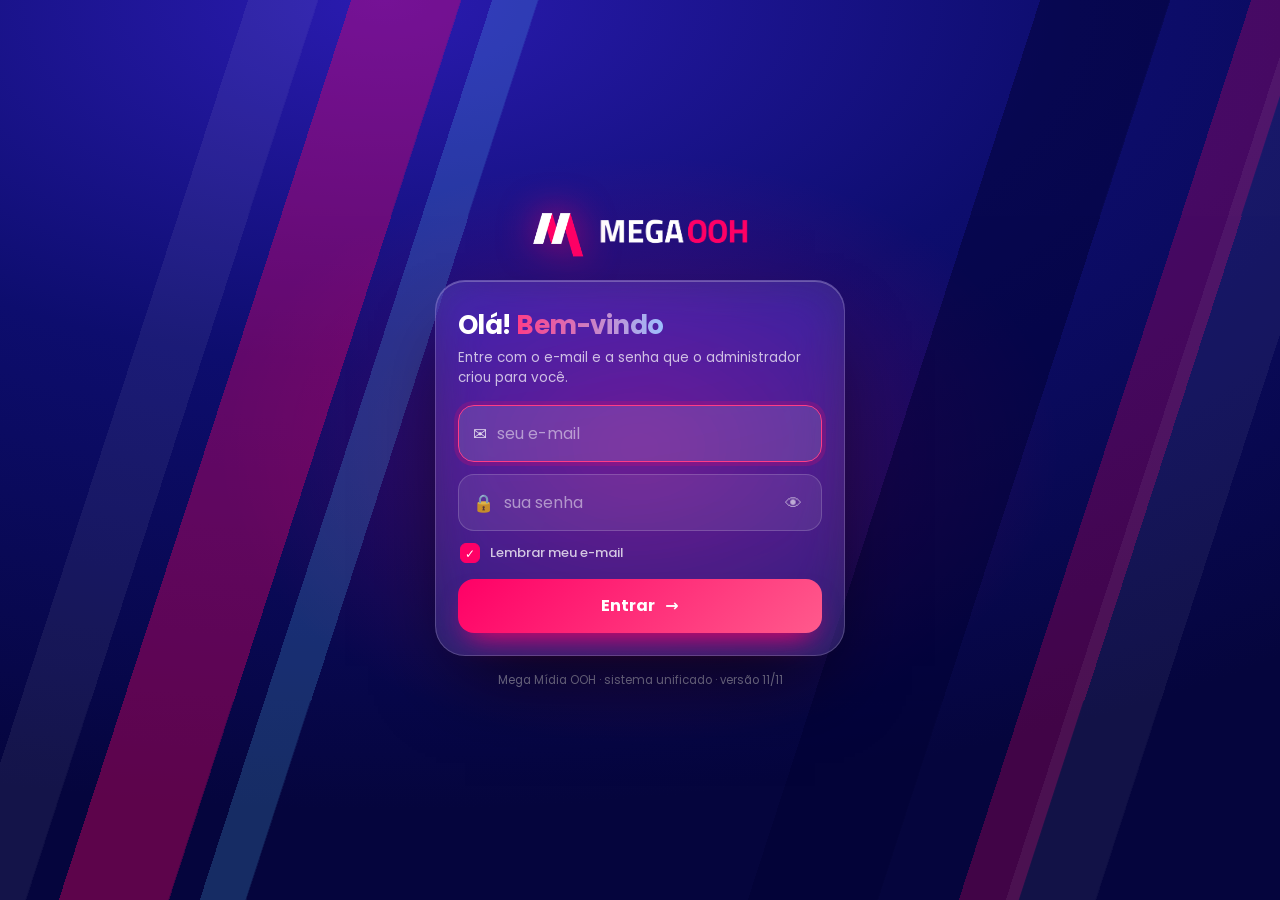
<file: index.html>
<!doctype html>
<html lang="pt-BR">
<head>
<meta charset="utf-8">
<meta name="viewport" content="width=device-width,initial-scale=1">
<title>Sistema Mega · Mega Mídia OOH</title>
<link rel="icon" href="core/assets/app/favicon-64.png">
<!-- app no celular (instalar na tela de início) -->
<link rel="manifest" href="manifest.webmanifest">
<meta name="theme-color" content="#0a0a55">
<meta name="mobile-web-app-capable" content="yes">
<meta name="apple-mobile-web-app-capable" content="yes">
<meta name="apple-mobile-web-app-status-bar-style" content="black">
<meta name="apple-mobile-web-app-title" content="Mega">
<link rel="apple-touch-icon" href="core/assets/app/apple-touch-icon.png">
<link rel="stylesheet" href="core/app.css?v=20261110a">
<link rel="stylesheet" href="core/casca.css?v=20261113k">
<link rel="stylesheet" href="core/admin.css?v=20261113j">
<link rel="stylesheet" href="core/avisos.css?v=20261112a">
<link rel="stylesheet" href="core/protocolo.css?v=20261112b">
<link rel="stylesheet" href="core/pi.css?v=20261113a">
</head>
<body>
<div id="app"></div>
<div id="aviso" class="aviso" role="status"></div>

<!-- 1) configuração única (URL e chave do Supabase) -->
<script src="config.js?v=20261109n"></script>
<!-- 2) biblioteca do Supabase (um único cliente, compartilhado com os módulos) -->
<script src="core/vendor/supabase.js?v=20261109n"></script>
<!-- 3) quem pode ver o quê -->
<script src="core/permissoes.js?v=20261113d"></script>
<!-- 4) casca: login, interface de cada perfil, ponte com os módulos -->
<script src="core/admin.js?v=20261113j"></script>
<script src="core/casca.js?v=20261113i"></script>
<script src="core/backup.js?v=20261109n"></script>
<script src="core/usuarios.js?v=20261110m"></script>
<script>MEGA.iniciar();</script>
<script src="core/app.js?v=20261110a"></script>
<script src="core/avisos.js?v=20261112a"></script>
<script src="core/protocolo.js?v=20261112b"></script>
<script src="core/pi.js?v=20261113a"></script>
</body>
</html>
</file>
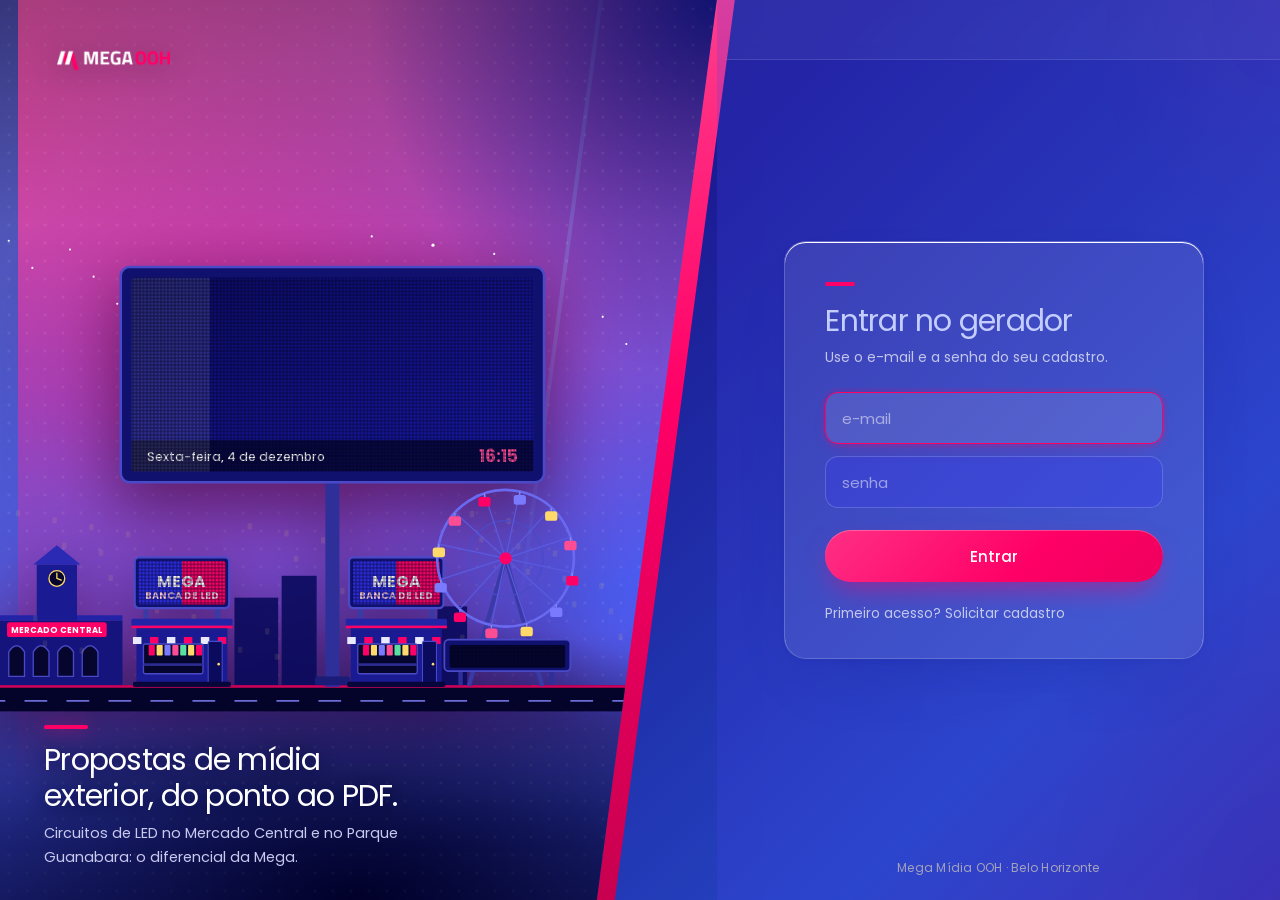
<file: modulos/comercial/index.html>
<!doctype html>
<html lang="pt-BR">
<head>
<meta charset="utf-8">
<meta name="viewport" content="width=device-width,initial-scale=1">
<title>Gerador de Mídia Kit · Mega Mídia OOH</title>
<link rel="icon" href="assets/logoC.png">
<link rel="stylesheet" href="css/app.css?v=20261112h">
<link rel="stylesheet" href="css/tema-escuro.css?v=20261113k">
<script>try{if(parent!==window&&parent.document.querySelector(".adm.tema-vidro"))document.documentElement.classList.add("no-adm")}catch(e){}</script>
</head>
<body>
<div class="app">
  <aside class="side" aria-label="Menu">
    <div class="brand"><img id="hl" alt="MEGA OOH"><small>Gerador de mídia kit</small></div>
    <nav id="tabs"></nav>
    <div class="me" id="who"></div>
  </aside>
  <div class="main">
    <div class="topbar">
      <button id="menu" type="button" aria-label="Abrir menu"><svg viewBox="0 0 24 24"><path d="M4 7h16M4 12h16M4 17h16"/></svg></button>
      <span class="sp"></span>
      <span id="saved"></span>
      <button id="bell" class="bell" type="button" title="Sugestões pendentes" hidden><svg viewBox="0 0 24 24"><path d="M18 8a6 6 0 10-12 0c0 7-3 9-3 9h18s-3-2-3-9M13.7 21a2 2 0 01-3.4 0"/></svg>Sugestões <b id="bellN">0</b></button>
    </div>
    <div id="banner" hidden></div>
    <main id="view"></main>
  </div>
</div>
<nav id="bnav" aria-label="Menu rápido"></nav>
<div id="gate"></div>
<div id="toast" class="toast"></div>

<!-- configuração única do sistema (raiz do projeto) -->
<script src="../../config.js"></script>
<script src="../../core/vendor/supabase.js"></script>
<script src="js/vendor/pptxgen.bundle.js"></script>
<script src="js/vendor/jspdf.umd.js"></script>
<script src="js/lib-index.js?v=20261112b"></script>
<script src="js/engine.js?v=20261112h"></script>
<script src="js/data.js?v=20261112h"></script>
<script src="js/rj-pontos.js?v=20261112e"></script>
<script src="js/store.js?v=20261110u"></script>
<script src="js/sync.js?v=20261112h"></script>
<script src="js/ui.js?v=20261112h"></script>
<script src="js/terceiros.js?v=20261112a"></script>
<script src="js/suggestions.js"></script>
<script src="js/history.js"></script>
<script src="js/dashboard.js"></script>
<script src="js/users.js?v=20261110l"></script>
<script src="js/app.js?v=20261112h"></script>
<script src="js/auth.js?v=20261112b"></script>
<script>boot();</script>
</body>
</html>
</file>
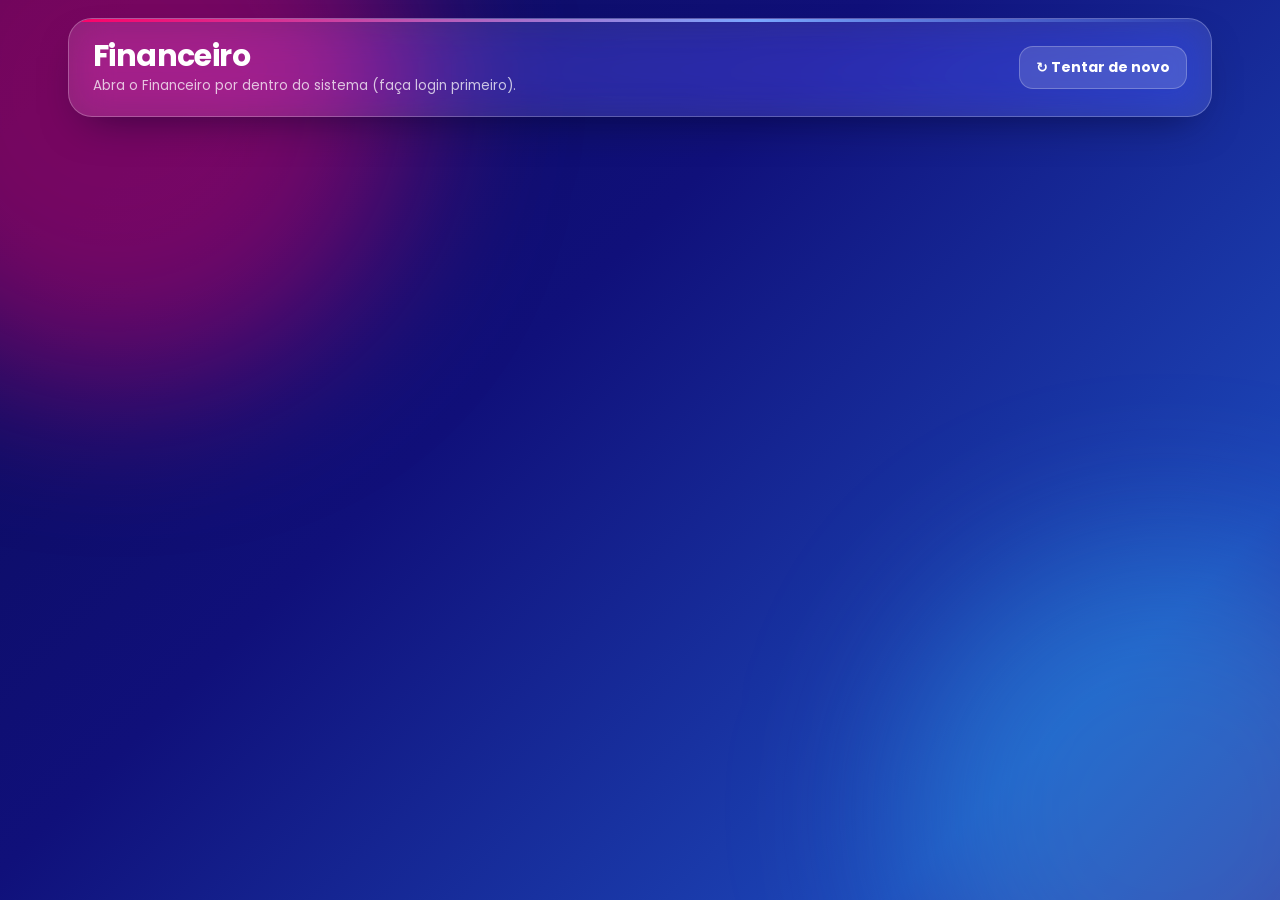
<file: modulos/financeiro/index.html>
<!DOCTYPE html>
<html lang="pt-BR">
<head>
<meta charset="utf-8">
<meta name="viewport" content="width=device-width, initial-scale=1, viewport-fit=cover">
<title>Financeiro · Mega OOH</title>
<link rel="stylesheet" href="css/app.css?v=20261113a">
</head>
<body>
<div class="fundo"></div>
<div id="raiz"></div>
<div id="toast" class="toast" role="status" aria-live="polite" hidden></div>
<script src="js/app.js?v=20261113a"></script>
</body>
</html>
</file>
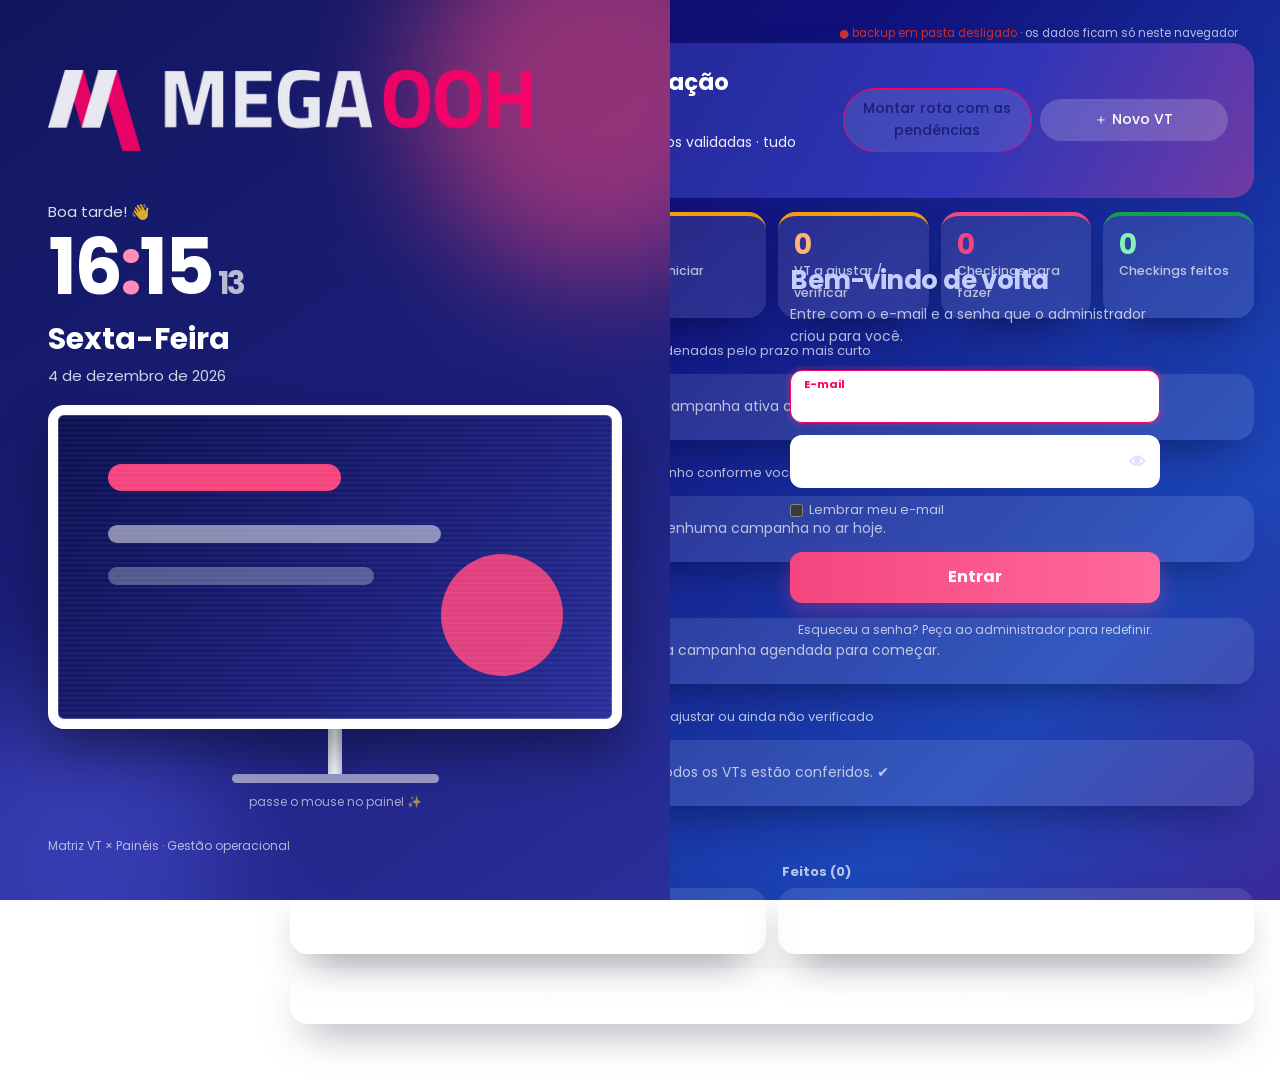
<file: modulos/operacional/index.html>
<!DOCTYPE html>
<html lang="pt-BR">
<head>
<meta charset="utf-8">
<meta name="viewport" content="width=device-width, initial-scale=1, viewport-fit=cover">
<title>Gestão Operacional · Matriz VT × Painéis</title>
<link rel="stylesheet" href="css/app.css?v=20261112d">
<link rel="stylesheet" href="css/tema-escuro.css?v=20261113k">
<script>try{if(parent!==window&&parent.document.querySelector(".adm.tema-vidro"))document.documentElement.classList.add("no-adm")}catch(e){}</script>
<!-- configuração única do sistema (fica na raiz do projeto) -->
<script src="../../config.js"></script>
</head>
<body>
<div class="shell"><aside class="side"><div class="brand"><img src="assets/logo-mega.png" alt="MEGA OOH"><div class="sub">Matriz VT × Painéis</div></div><div class="tabs" id="tabs"></div></aside><main>
<div id="bkline" class="mu" style="font-size:11.5px;text-align:right;padding:3px 16px 0"></div><div id="bkbar"></div><div id="warn"></div><div id="app"></div><div id="ckhost" style="display:none"></div><datalist id="tiposMidia"><option value="PAINEL DE LED"><option value="BANCA DE LED"><option value="BANCA ESTÁTICA"><option value="FRONTLIGHT"><option value="BACKLIGHT"><option value="PAINEL MENSAL"><option value="EMPENA"><option value="RELÓGIO DIGITAL"><option value="ABRIGO DE ÔNIBUS"><option value="MOBILIÁRIO URBANO"></datalist>
</main></div>

<!-- código do módulo, em ordem (cada arquivo tem um assunto) -->
<script src="js/01-base.js?v=20261111r"></script>
<script src="js/02-formato-backup.js?v=20261113c"></script>
<script src="js/03-backup-e-sincronizacao.js"></script>
<script src="js/04-estado-vts-rotas.js?v=20261113a"></script>
<script src="js/05-admin-e-manutencao.js?v=20261110q"></script>
<script src="js/06-fotos-estaticos-eventos.js?v=20261113c"></script>
<script src="js/07-fixos-planilha-gerencia.js?v=20261113c"></script>
<script src="js/08-checking.js?v=20261112e"></script>
<script src="js/09-verificacao-players.js?v=20261111zb"></script>
<script src="js/10-tela-manutencao-mobile.js?v=20261110q"></script>
<script src="js/11-render-e-eventos.js?v=20261112c"></script>
<script src="js/15-fotos-por-ponto.js?v=20261112e"></script>
<script src="js/16-perto-de-mim.js?v=20261111r"></script>
<script src="js/17-fotos-validadas.js?v=20261110x"></script>
<script src="js/18-conferir-coordenadas.js?v=20261110r"></script>
<script src="js/19-backup-whatsapp.js?v=20261110x"></script>
<script src="js/20-padrao-pontos.js?v=20261112c"></script>
<script src="js/12-nuvem.js?v=20261111h"></script>
<script src="js/14-instalacao-estaticos.js?v=20261111zb"></script>
<script src="js/13-iniciar.js"></script>
</body>
</html>
</file>
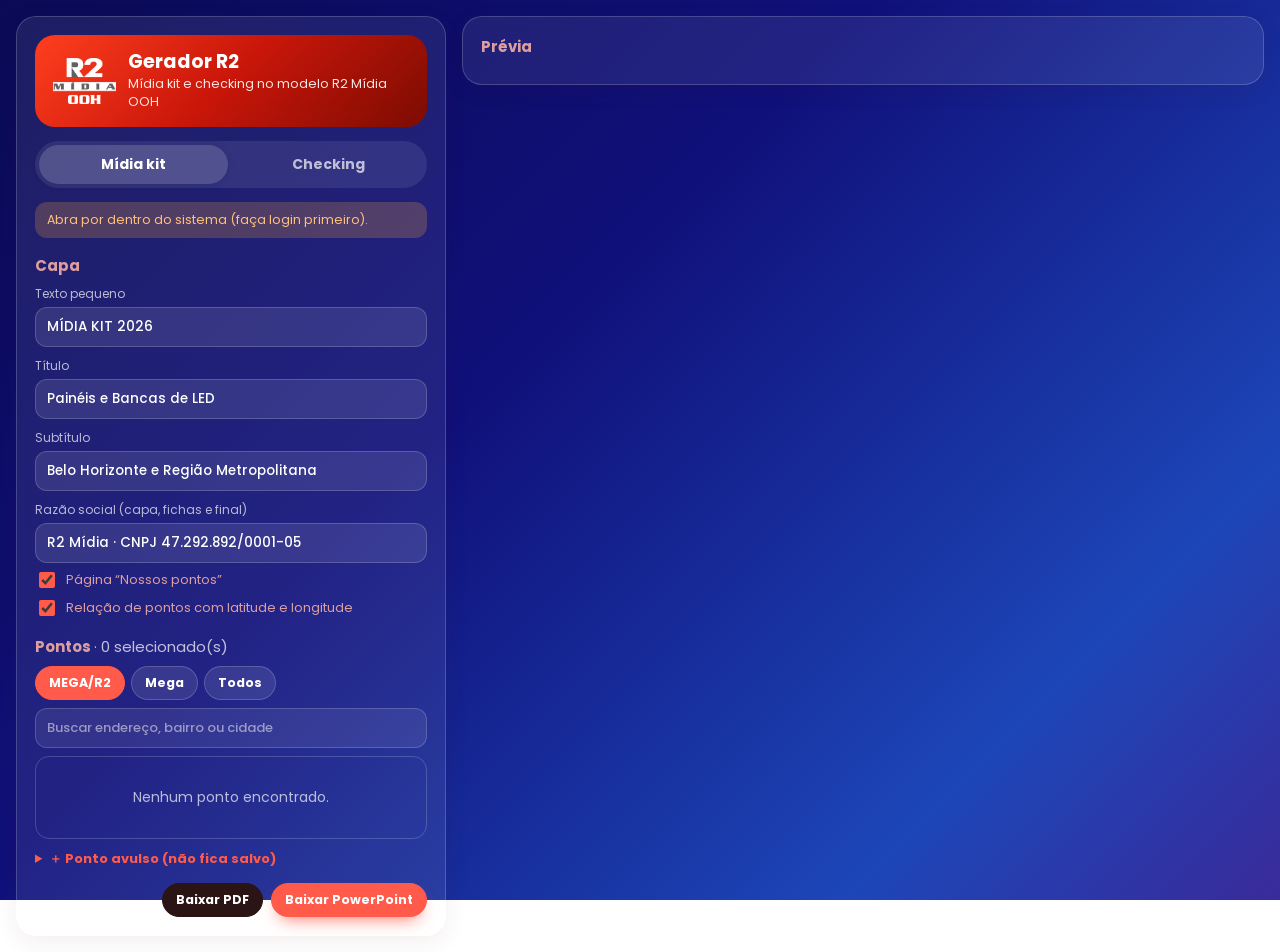
<file: modulos/r2/index.html>
<!doctype html>
<html lang="pt-BR">
<head>
<meta charset="utf-8">
<meta name="viewport" content="width=device-width,initial-scale=1">
<title>R2 · Mídia kit e checking</title>
<link rel="stylesheet" href="css/r2.css?v=20261113a">
<link rel="stylesheet" href="css/tema-escuro.css?v=20261113k">
<script>try{if(parent!==window&&parent.document.querySelector(".adm.tema-vidro"))document.documentElement.classList.add("no-adm")}catch(e){}</script>
</head>
<body>
<div id="raiz"></div>
<div id="toast" class="toast" hidden></div>
<script src="../comercial/js/vendor/pptxgen.bundle.js"></script>
<script src="../comercial/js/vendor/jspdf.umd.js"></script>
<script src="js/r2.js?v=20261113a"></script>
</body>
</html>
</file>
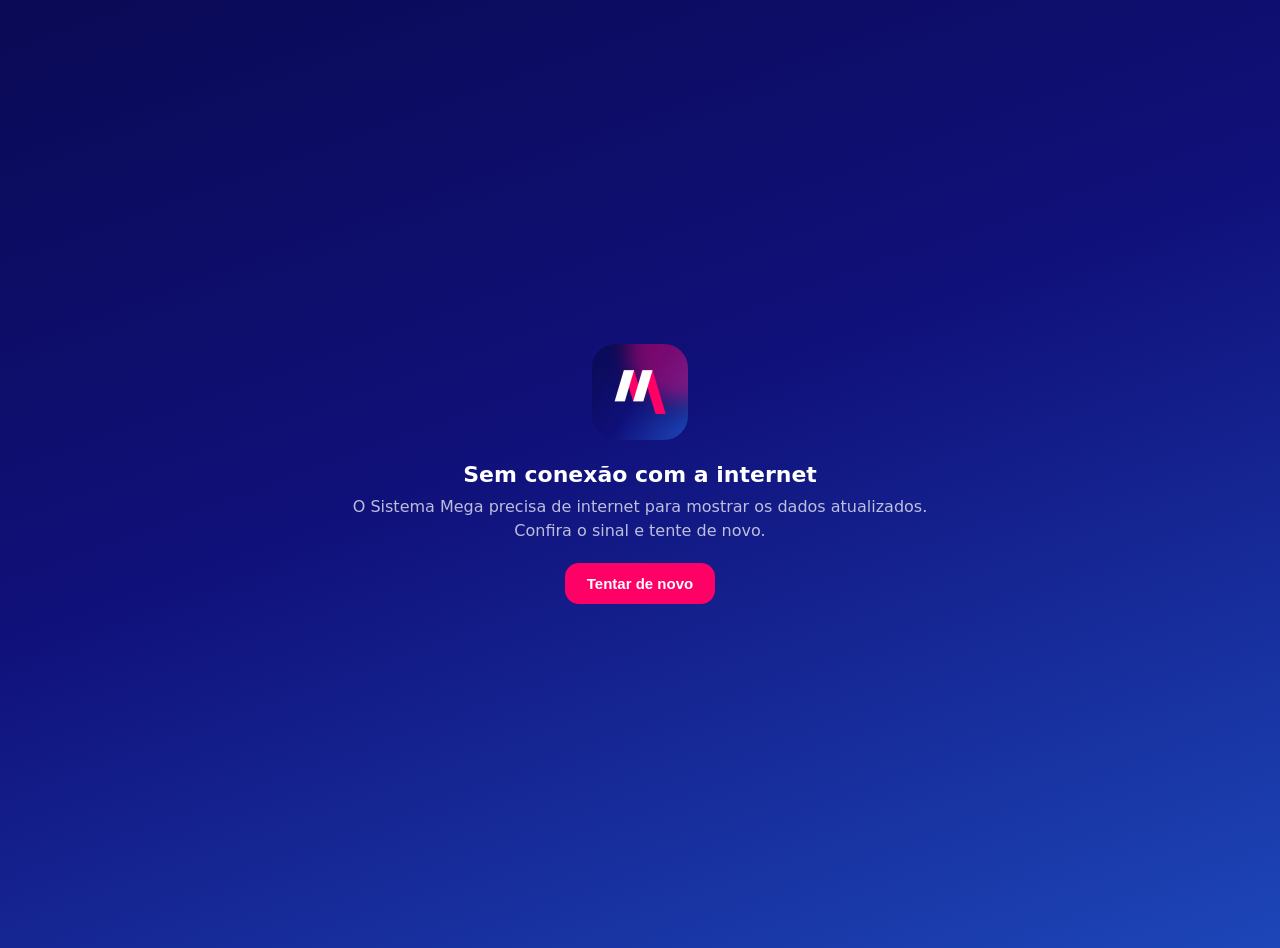
<file: offline.html>
<!doctype html><html lang="pt-BR"><head><meta charset="utf-8"><meta name="viewport" content="width=device-width,initial-scale=1"><title>Sem conexão · Mega</title>
<style>body{margin:0;min-height:100vh;display:grid;place-items:center;font-family:system-ui,sans-serif;color:#fff;text-align:center;padding:24px;background:linear-gradient(160deg,#0a0a55,#10107a 45%,#1d46b8)}
img{width:96px;border-radius:24px;margin-bottom:18px}h1{font-size:22px;margin:0 0 8px}p{color:#ffffffb8;margin:0 0 20px;line-height:1.5}
button{border:0;border-radius:14px;padding:12px 22px;font-weight:700;font-size:15px;color:#fff;background:#ff0066;cursor:pointer}</style></head>
<body><div><img src="core/assets/app/icone-192.png" alt="Mega"><h1>Sem conexão com a internet</h1><p>O Sistema Mega precisa de internet para mostrar os dados atualizados.<br>Confira o sinal e tente de novo.</p><button onclick="location.reload()">Tentar de novo</button></div></body></html>
</file>
<file: core/app.css>
/* Convite para instalar o app (só aparece no celular, fora do app) */
.app-convite{position:fixed;left:12px;right:12px;bottom:calc(12px + env(safe-area-inset-bottom,0px));z-index:99999;display:flex;align-items:center;gap:12px;padding:12px 12px 12px 12px;border-radius:20px;color:#fff;
  background:linear-gradient(135deg,#10107af2,#3a2a9af2);border:1px solid #ffffff40;box-shadow:0 22px 48px -14px #00003dcc;-webkit-backdrop-filter:blur(16px);backdrop-filter:blur(16px);
  font-family:Poppins,system-ui,sans-serif;animation:appConv .3s ease}
@keyframes appConv{from{opacity:0;transform:translateY(16px)}to{opacity:1;transform:none}}
.app-convite img{width:46px;height:46px;border-radius:13px;flex:none}
.app-convite .txt{flex:1;min-width:0;line-height:1.35}
.app-convite b{display:block;font-size:14px}
.app-convite small{display:block;font-size:12px;color:#ffffffc8}
.app-convite small b{display:inline;font-size:12px;color:#fff}
.app-convite .ico-share{display:inline-grid;place-items:center;width:18px;height:18px;border-radius:5px;background:#ffffff26;font-size:11px}
.app-convite button{border:0;cursor:pointer;font-family:inherit}
.app-convite .ok{background:#ff0066;color:#fff;border-radius:12px;padding:9px 14px;font-weight:700;font-size:13px;flex:none}
.app-convite .x{background:transparent;color:#ffffffa0;font-size:22px;padding:2px 4px;flex:none}
</file>
<file: core/casca.css>
/* Casca do Sistema Mega: login, barra do administrador e área dos módulos */
@font-face { font-family: Poppins; font-weight: 400; src: url('assets/fonts/Poppins-Regular.ttf'); }
@font-face { font-family: Poppins; font-weight: 500; src: url('assets/fonts/Poppins-Medium.ttf'); }
@font-face { font-family: Poppins; font-weight: 700; src: url('assets/fonts/Poppins-Bold.ttf'); }

:root {
  color-scheme: light;
  --navy: #000066;
  --navy2: #00003d;
  --pink: #ff0066;
  --pink-d: #e0005a;
  --paper: #f3f3f9;
  --ink: #16164a;
  --mid: #666687;
  --line: #e3e2ee;
  --ok: #14835a;
  --bad: #c4003f;
  --barra: 54px;
  --sans: Poppins, 'Segoe UI', system-ui, sans-serif;
}

* { box-sizing: border-box; }
html, body { height: 100%; margin: 0; }
#app { min-height: 100%; }
body { font: 14px/1.45 var(--sans); color: var(--ink); background: var(--paper); }
button, input { font: inherit; color: inherit; }
[hidden] { display: none !important; }

/* ---------- aviso (toast) ---------- */
.aviso {
  position: fixed; left: 50%; bottom: 22px; transform: translate(-50%, 20px);
  background: var(--navy2); color: #fff; padding: 10px 18px; border-radius: 10px;
  opacity: 0; pointer-events: none; transition: .25s; z-index: 9999; max-width: 90vw;
}
.aviso.on { opacity: 1; transform: translate(-50%, 0); }
.aviso.err { background: var(--bad); }

/* ---------- login ---------- */
.login {
  min-height: 100vh; display: grid; place-items: center; padding: 24px;
  background: linear-gradient(180deg, #f6f6fc 0%, #ecebf7 100%);
}
.login .cartao {
  width: 100%; max-width: 400px; background: #fff; border-radius: 18px; padding: 36px 34px 32px;
  box-shadow: 0 10px 40px #00006612, 0 1px 3px #0000000d;
}
.login .cartao > img { display: block; width: 150px; margin: 0 auto 26px; }
.login form { width: 100%; }
.login h1 { font-size: 20px; margin: 0 0 4px; text-align: center; }
.login .sub { color: var(--mid); margin: 0 0 18px; text-align: center; font-size: 13px; }
.login label { display: block; font-weight: 500; font-size: 13px; margin: 14px 0 5px; }
.login input[type=email], .login input[type=password], .login input[type=text] {
  width: 100%; padding: 11px 13px; border: 1px solid var(--line); border-radius: 10px; background: #fff;
}
.login input:focus { outline: 0; border-color: var(--pink); box-shadow: 0 0 0 3px #ff006622; }
.login .lembrar { display: flex; gap: 8px; align-items: center; margin-top: 12px; color: var(--mid); font-size: 13px; }
.login .lembrar input { accent-color: var(--pink); }
.btn {
  border: 0; border-radius: 10px; padding: 11px 18px; font-weight: 700; cursor: pointer;
  background: var(--pink); color: #fff; transition: background .15s, transform .06s;
}
.btn:hover { background: var(--pink-d); }
.btn:active { transform: scale(.98); }
.btn[disabled] { opacity: .6; cursor: wait; }
.btn.cinza { background: #fff; color: var(--ink); border: 1px solid var(--line); }
.btn.cinza:hover { background: var(--paper); }
.login .btn { width: 100%; margin-top: 20px; }
.erro { color: var(--bad); background: #fff0f4; border-radius: 10px; padding: 10px 12px; margin-top: 14px; font-size: 13px; }
.ok-msg { color: var(--ok); }

/* atalhos do ambiente de testes */
.teste-box {
  margin-top: 26px; padding: 14px; border: 1px dashed #b9b6d8; border-radius: 12px; background: #faf9ff;
}
.teste-box b { display: block; font-size: 12px; text-transform: uppercase; letter-spacing: .06em; color: var(--mid); margin-bottom: 10px; }
.teste-box .grade { display: grid; grid-template-columns: 1fr 1fr; gap: 8px; }
.teste-box button {
  border: 1px solid var(--line); background: #fff; border-radius: 10px; padding: 10px; cursor: pointer;
  text-align: left; line-height: 1.25;
}
.teste-box button:hover { border-color: var(--pink); }
.teste-box button small { display: block; color: var(--mid); font-size: 11px; }

/* ---------- telas de aviso (pendente, bloqueado, erro) ---------- */
.cartao-central { min-height: 100vh; display: grid; place-items: center; padding: 24px; }
.cartao-central .cartao {
  background: #fff; border-radius: 16px; padding: 32px; max-width: 460px; width: 100%;
  box-shadow: 0 8px 30px #00006614; text-align: center;
}
.cartao-central img { width: 130px; margin-bottom: 16px; }
.cartao-central h1 { font-size: 20px; margin: 0 0 8px; }
.cartao-central p { color: var(--mid); margin: 0 0 18px; }
.cartao-central .acoes { display: flex; gap: 8px; justify-content: center; flex-wrap: wrap; }

/* ---------- interface do administrador ---------- */
.barra {
  position: fixed; inset: 0 0 auto 0; height: var(--barra); background: var(--navy); color: #fff;
  display: flex; align-items: center; gap: 6px; padding: 0 14px; z-index: 50;
}
.barra .marca { height: 26px; margin-right: 10px; cursor: pointer; }
.barra .itens { display: flex; gap: 4px; flex: 1; overflow-x: auto; }
.barra .itens::-webkit-scrollbar { display: none; }
.barra .item {
  background: transparent; border: 0; color: #cfcff2; padding: 8px 14px; border-radius: 99px;
  cursor: pointer; font-weight: 500; white-space: nowrap;
}
.barra .item:hover { background: #ffffff1c; color: #fff; }
.barra .item.on { background: var(--pink); color: #fff; }
.barra .sep { width: 1px; height: 22px; background: #ffffff33; margin: 0 6px; flex: none; }
.barra .eu { display: flex; align-items: center; gap: 10px; font-size: 12px; white-space: nowrap; }
.barra .eu .selo { background: #ffffff22; border-radius: 99px; padding: 3px 10px; font-weight: 700; }
.barra .sair { background: transparent; border: 1px solid #ffffff55; color: #fff; border-radius: 8px; padding: 6px 12px; cursor: pointer; }
.barra .sair:hover { background: #ffffff22; }

.palco { position: fixed; inset: 0; }
.com-barra .palco { top: var(--barra); }
.painel { position: absolute; inset: 0; background: var(--paper); }
.painel { transition: opacity .2s ease, transform .2s ease, visibility 0s; }
.painel.fora { visibility: hidden; opacity: 0; transform: translateY(6px); pointer-events: none; transition: opacity .15s ease, transform .15s ease, visibility 0s linear .15s; }
@media (prefers-reduced-motion: reduce) { .painel, .painel.fora { transition: none; transform: none; } }
.painel iframe { width: 100%; height: 100%; border: 0; display: block; background: var(--paper); }
.painel .carregando {
  position: absolute; inset: 0; display: grid; place-items: center; color: var(--mid); pointer-events: none;
}
.painel.pronto .carregando { display: none; }

/* áreas da casca (backup) */
.area { padding: 28px; overflow: auto; }
.area .conteudo { max-width: 860px; margin: 0 auto; }
.area h1 { font-size: 22px; margin: 0 0 4px; }
.area .sub { color: var(--mid); margin: 0 0 22px; }
.area .caixa { color: var(--ink); background: #fff; border: 1px solid var(--line); border-radius: 14px; padding: 20px; margin-bottom: 16px; }
.area .caixa h2 { font-size: 15px; margin: 0 0 6px; }
.area .caixa p { margin: 0 0 12px; color: var(--mid); }
.area table { border-collapse: collapse; width: 100%; margin: 10px 0 14px; }
.area td { color: var(--ink); }
.area td, .area th { padding: 7px 10px; border-bottom: 1px solid var(--line); text-align: left; }
.area th { color: var(--mid); font-weight: 500; font-size: 12px; text-transform: uppercase; letter-spacing: .04em; }
.area td.n { text-align: right; font-variant-numeric: tabular-nums; }
.area code { background: var(--paper); padding: 1px 6px; border-radius: 6px; }

/* faixa fixa do ambiente de testes */
.faixa-teste {
  position: fixed; right: 14px; bottom: 14px; z-index: 9000; display: flex; gap: 8px; align-items: center;
  background: #1b1f7a; color: #fff; border-radius: 99px; padding: 6px 8px 6px 14px; font-size: 12px;
  box-shadow: 0 4px 16px #0004;
}
.faixa-teste button { border: 0; border-radius: 99px; padding: 6px 12px; cursor: pointer; background: var(--pink); color: #fff; font-weight: 700; }

/* menu do celular (escondido no computador) */
.barra .menu-m { display: none; }
.folha { display: none; }

/* Início do administrador */
.area .conteudo.inicio { max-width: 760px; padding-top: 6vh; }
.topo-inicio { text-align: center; margin-bottom: 34px; }
.topo-inicio .sau { font-size: 18px; color: var(--mid); }
.topo-inicio .relogio { font-size: 76px; line-height: 1.05; font-weight: 400; letter-spacing: -.03em; color: var(--navy); margin: 6px 0 2px; font-variant-numeric: tabular-nums; }
.topo-inicio .data { font-size: 16px; color: var(--mid); }
.conteudo.inicio.um .atalhos { grid-template-columns: minmax(0, 420px); justify-content: center; }
/* estilo escuro (azul Mega) */
.painel.inicio-escuro { background: linear-gradient(160deg, var(--navy2), var(--navy) 75%); }
.inicio-escuro .topo-inicio .sau, .inicio-escuro .topo-inicio .data { color: #ffffffb3; }
.inicio-escuro .topo-inicio .relogio { color: #fff; }
.inicio-escuro .atalho { background: #ffffff12; border-color: #ffffff26; color: #fff; }
.inicio-escuro .atalho:hover { background: #ffffff1f; border-color: var(--pink); box-shadow: none; }
.inicio-escuro .atalho .bolinha { background: var(--pink); }
.inicio-escuro .atalho .txt small, .inicio-escuro .atalho .seta { color: #ffffffb3; }
.atalhos { display: grid; grid-template-columns: 1fr 1fr; gap: 14px; }
.atalho {
  display: flex; align-items: center; gap: 14px; text-align: left; cursor: pointer;
  background: #fff; border: 1px solid var(--line); border-radius: 16px; padding: 18px 18px;
  transition: border-color .15s, box-shadow .15s, transform .06s;
}
.atalho:hover { border-color: var(--pink); box-shadow: 0 6px 22px #00006614; }
.atalho:active { transform: scale(.99); }
.atalho .bolinha {
  flex: none; width: 44px; height: 44px; border-radius: 12px; display: grid; place-items: center;
  background: var(--navy); color: #fff; font-weight: 700; font-size: 18px;
}
.atalho .txt { flex: 1; min-width: 0; }
.atalho .txt b { display: block; font-size: 16px; }
.atalho .txt small { display: block; color: var(--mid); font-size: 12.5px; line-height: 1.35; margin-top: 2px; }
.atalho .seta { color: var(--mid); font-size: 24px; line-height: 1; }

@media (max-width: 800px) {
  .barra { padding: 0 12px; }
  .barra .itens, .barra .eu { display: none; }
  .barra .menu-m {
    display: flex; align-items: center; gap: 8px; margin-left: auto; background: #ffffff1c; color: #fff;
    border: 0; border-radius: 99px; padding: 8px 16px; font-weight: 700; cursor: pointer;
  }
  .barra .menu-m .chev { font-size: 11px; opacity: .8; transition: transform .15s; }
  .barra .menu-m[aria-expanded=true] .chev { transform: rotate(180deg); }
  .folha {
    display: block; position: fixed; top: var(--barra); left: 0; right: 0; z-index: 60; background: #fff;
    border-radius: 0 0 18px 18px; padding: 8px 10px 12px; box-shadow: 0 18px 40px #00003d55;
  }
  .folha[hidden] { display: none; }
  .folha .opcao {
    display: block; width: 100%; text-align: left; background: transparent; border: 0; cursor: pointer;
    padding: 12px 14px; border-radius: 12px;
  }
  .folha .opcao b { display: block; font-size: 15px; }
  .folha .opcao small { display: block; color: var(--mid); font-size: 12px; margin-top: 1px; }
  .folha .opcao.on { background: #ff00661a; }
  .folha .opcao.on b { color: var(--pink-d); }
  .folha .linha { height: 1px; background: var(--line); margin: 6px 6px; }
  .folha .quem { color: var(--mid); font-size: 12px; padding: 6px 14px 2px; }
  .folha .sair-m b { color: var(--bad); }
  .area { padding: 20px 16px; }
  .atalhos { grid-template-columns: 1fr; }
  .area .conteudo.inicio { padding-top: 3vh; }
  .topo-inicio { margin-bottom: 24px; }
  .topo-inicio .relogio { font-size: 56px; }
  .topo-inicio .data { font-size: 15px; }
  .login { padding: 16px; }
  .login .cartao { padding: 28px 22px; }
  .barra .eu .nome { display: none; }
}

.versao { margin-top: 14px; text-align: center; font-size: 11px; color: #9a9ab5; }

/* cidade e temperatura (boas-vindas e início) */
.bv-local, .ini-local { opacity: 0; transition: opacity .5s ease; }
.bv-local.ok, .ini-local.ok { opacity: 1; }
.bv-local { margin-top: 10px; font-size: 14px; color: #ffffffd9; font-weight: 500; }
.ini-local { margin-top: 6px; font-size: 14px; opacity: 0; }
.ini-local.ok { opacity: .85; }

/* ===== login em vidro · opção A ===== */
.login { position: relative; overflow: hidden; min-height: 100vh; min-height: 100dvh; display: grid; place-items: center; padding: 22px 18px calc(env(safe-area-inset-bottom) + 22px); color: #fff;
  background: linear-gradient(160deg, #07073f 0%, #0d0d70 38%, #1d46b8 82%, #3a2a9a 100%); }
.lg-bl { position: absolute; border-radius: 50%; filter: blur(70px); pointer-events: none; }
.lg-bl.b1 { width: 420px; height: 420px; left: -170px; top: -150px; background: #ff006699; animation: lgf 8s ease-in-out infinite alternate; }
.lg-bl.b2 { width: 380px; height: 380px; right: -170px; bottom: -130px; background: #38bdf877; animation: lgf 9s ease-in-out infinite alternate-reverse; }
.lg-bl.b3 { width: 240px; height: 240px; right: -60px; top: 30%; background: #7a2bff66; animation: lgf 7s ease-in-out infinite alternate; }
@keyframes lgf { to { transform: translate(40px, 30px) scale(1.12); } }
.lg-grade { position: absolute; inset: 0; pointer-events: none; background-image: linear-gradient(#ffffff0a 1px, transparent 1px), linear-gradient(90deg, #ffffff0a 1px, transparent 1px); background-size: 34px 34px;
  mask-image: radial-gradient(circle at 50% 35%, #000 0, transparent 75%); -webkit-mask-image: radial-gradient(circle at 50% 35%, #000 0, transparent 75%); }
.lg-in { position: relative; z-index: 1; width: 100%; max-width: 410px; }
.mg-logo { display: flex; align-items: center; justify-content: center; gap: 10px; margin-bottom: 22px; animation: bvin .7s cubic-bezier(.2,.8,.2,1) both; }
.mg-logo .m { height: 46px; width: auto; filter: drop-shadow(0 0 18px #ff0066aa); }
.mg-logo .p { height: 36px; width: auto; }
.login .cartao { max-width: none; border-radius: 30px; padding: 26px 22px 22px; background: #ffffff1c; border: 1px solid #ffffff40; color: #fff;
  backdrop-filter: blur(24px) saturate(150%); -webkit-backdrop-filter: blur(24px) saturate(150%); box-shadow: 0 30px 60px -26px #00001fcc; animation: bvin .7s .1s cubic-bezier(.2,.8,.2,1) both; }
.login .cartao.treme { animation: lgtreme .4s; }
@keyframes lgtreme { 20%, 60% { transform: translateX(-7px); } 40%, 80% { transform: translateX(7px); } }
@keyframes bvin { from { opacity: 0; transform: translateY(18px) scale(.96); } }
.login h1 { margin: 0; font-size: 26px; letter-spacing: -.02em; text-align: left; color: #fff; }
.login h1 i { font-style: normal; background: linear-gradient(90deg, #ff3d86, #9cc0ff); -webkit-background-clip: text; background-clip: text; color: transparent; }
.login .sub { color: #ffffffb8; font-size: 13.5px; margin: 4px 0 18px; text-align: left; }
.login .campo { display: flex; align-items: center; gap: 10px; background: #ffffff14; border: 1px solid #ffffff3d; border-radius: 16px; padding: 0 8px 0 14px; margin: 0 0 12px; transition: border-color .15s, box-shadow .15s, background .15s; cursor: text; }
.login .campo:focus-within { border-color: #ff3d86; box-shadow: 0 0 0 4px #ff006630; background: #ffffff1f; }
.login .campo .ico { font-size: 17px; opacity: .8; flex: none; }
.login .campo input { flex: 1; min-width: 0; border: 0 !important; background: transparent !important; color: #fff !important; padding: 15px 0 !important; font: 500 16px Poppins, system-ui, sans-serif; outline: 0; box-shadow: none !important; }
.login .campo input::placeholder { color: #ffffff80; font-weight: 400; }
/* preenchimento automático do navegador (Chrome/Edge/Safari): sem o fundo branco/azul-claro, texto branco */
.login .campo input:-webkit-autofill, .login .campo input:-webkit-autofill:hover, .login .campo input:-webkit-autofill:focus, .login .campo input:-webkit-autofill:active {
  -webkit-text-fill-color: #fff !important; caret-color: #fff; -webkit-box-shadow: 0 0 0 1000px transparent inset !important; box-shadow: 0 0 0 1000px transparent inset !important;
  transition: background-color 99999s ease-out 0s, color 99999s ease-out 0s !important; background-clip: text !important; }
.login .campo input:autofill { -webkit-text-fill-color: #fff !important; transition: background-color 99999s ease-out 0s !important; }
.login .olho { flex: none; border: 0; background: transparent; color: #fff; opacity: .6; font-size: 17px; width: 40px; height: 40px; border-radius: 12px; cursor: pointer; }
.login .olho.on { opacity: 1; background: #ffffff1f; }
.login .lembrar { display: flex; align-items: center; gap: 10px; margin: 6px 2px 16px; color: #ffffffc0; font-size: 13px; cursor: pointer; user-select: none; }
.login .lembrar input { position: absolute; opacity: 0; width: 1px; height: 1px; }
.login .lembrar .caixa { width: 20px; height: 20px; border-radius: 6px; border: 1.5px solid #ffffff80; display: grid; place-items: center; flex: none; transition: .15s; }
.login .lembrar input:checked + .caixa { background: #ff0066; border-color: #ff0066; }
.login .lembrar input:checked + .caixa::after { content: '✓'; font-size: 12px; font-weight: 700; color: #fff; }
.login .lembrar input:focus-visible + .caixa { box-shadow: 0 0 0 3px #ff006655; }
.login .erro { background: #ff4d8d26; color: #ffd0e0; border: 1px solid #ff4d8d66; border-radius: 12px; margin: 0 0 12px; }
.login .btn { width: 100%; margin: 0; display: flex; align-items: center; justify-content: center; gap: 10px; border-radius: 16px; padding: 15px; font-size: 16px; background: linear-gradient(135deg, #ff0066, #ff5a8c); box-shadow: 0 14px 28px -12px #ff0066; }
.login .btn:hover { background: linear-gradient(135deg, #ff1a77, #ff6d99); }
.login .btn .seta { transition: transform .2s; }
.login .btn:hover .seta { transform: translateX(4px); }
.login .versao { margin-top: 16px; text-align: center; font-size: 11.5px; color: #ffffff80; }
.login .teste-box { margin-top: 18px; background: #00003d55; border: 1px dashed #ffffff4d; color: #fff; }
.login .teste-box b { color: #ffffffb8; }
.login .teste-box .grade button { background: #ffffff14; border-color: #ffffff33; color: #fff; }
.login .teste-box .grade small { color: #ffffffa0; }

/* ===== ao entrar: logo animada + boas-vindas (+ demandas do motoboy) ===== */
.bv { position: fixed; inset: 0; z-index: 99990; display: flex; flex-direction: column; align-items: center; justify-content: center; padding: 22px; overflow: hidden; color: #fff; text-align: center; transition: opacity .45s ease, transform .45s ease; }
.bv.sai { opacity: 0; transform: scale(1.03); pointer-events: none; }
.bv-bg { position: absolute; inset: 0; background: linear-gradient(160deg, #07073f 0%, #0d0d70 38%, #1d46b8 82%, #3a2a9a 100%); }
.bv-bg::before, .bv-bg::after { content: ''; position: absolute; border-radius: 50%; filter: blur(70px); }
.bv-bg::before { width: 60vmax; height: 60vmax; left: -22vmax; top: -22vmax; background: #ff006688; animation: lgf 8s ease-in-out infinite alternate; }
.bv-bg::after { width: 55vmax; height: 55vmax; right: -20vmax; bottom: -22vmax; background: #38bdf866; animation: lgf 9s ease-in-out infinite alternate-reverse; }
.bv-top { position: relative; display: flex; flex-direction: column; align-items: center; transition: transform .8s cubic-bezier(.2,.8,.2,1); }
.bv-mk { position: relative; width: 120px; height: 120px; display: grid; place-items: center; margin-bottom: 16px; }
.bv-mk::before, .bv-mk::after { content: ''; position: absolute; border-radius: 50%; border: 2px solid #ff3d86; opacity: 0; animation: bvring 1.4s .35s ease-out both; inset: 0; }
.bv-mk::after { inset: -14px; border-color: #7aa7ff; animation-delay: .55s; }
@keyframes bvring { 0% { transform: scale(.4); opacity: .9; } 100% { transform: scale(1.5); opacity: 0; } }
.bv-mk img { width: 96px; height: auto; filter: drop-shadow(0 0 22px #ff0066bb); animation: bvmk .9s cubic-bezier(.2,1.4,.3,1) both; }
@keyframes bvmk { 0% { transform: scale(.2) rotate(-25deg); opacity: 0; } 100% { transform: none; opacity: 1; } }
.bv-pl { height: 34px; width: auto; clip-path: inset(0 100% 0 0); animation: bvwipe .7s .7s cubic-bezier(.6,0,.2,1) both; }
@keyframes bvwipe { to { clip-path: inset(0 0 0 0); } }
.bv-sau { font-size: 24px; font-weight: 700; margin-top: 22px; opacity: 0; animation: bvup .5s 1.3s ease both; }
.bv-sau i { font-style: normal; background: linear-gradient(90deg, #ff3d86, #9cc0ff); -webkit-background-clip: text; background-clip: text; color: transparent; }
.bv-hora { font-size: clamp(54px, 16vw, 68px); font-weight: 700; letter-spacing: -.03em; line-height: 1; margin-top: 8px; opacity: 0; animation: bvup .5s 1.55s ease both; }
.bv-data { font-size: 14.5px; color: #ffffffc8; margin-top: 6px; opacity: 0; animation: bvup .5s 1.75s ease both; }
@keyframes bvup { from { opacity: 0; transform: translateY(14px); } to { opacity: 1; transform: none; } }
.bv-barra { position: relative; width: 200px; height: 3px; border-radius: 3px; background: #ffffff29; margin-top: 26px; overflow: hidden; }
.bv-barra i { display: block; height: 100%; background: linear-gradient(90deg, #ff0066, #7aa7ff); transform-origin: left; animation: bvb 2.5s linear both; }
@keyframes bvb { from { transform: scaleX(0); } }
.bv.fase2 .bv-top { transform: translateY(-120px) scale(.78); }
.bv-dem { position: absolute; left: 16px; right: 16px; bottom: calc(env(safe-area-inset-bottom) + 22px); max-width: 480px; margin: 0 auto; border-radius: 28px; padding: 18px 16px 16px; text-align: left;
  background: #ffffff1c; border: 1px solid #ffffff40; backdrop-filter: blur(24px) saturate(150%); -webkit-backdrop-filter: blur(24px) saturate(150%); box-shadow: 0 30px 60px -26px #00001fcc;
  transform: translateY(130%); transition: transform .8s cubic-bezier(.2,.8,.2,1); }
.bv.fase2 .bv-dem { transform: none; }
.bv-dem small { font-size: 11.5px; letter-spacing: .08em; color: #ffb3cf; font-weight: 700; }
.bv-dem h3 { margin: 2px 0 12px; font-size: 19px; }
.bv-dem .g { display: grid; grid-template-columns: 1fr 1fr; gap: 10px; }
.bv-dem .k { border-radius: 18px; padding: 12px; background: #ffffff14; border: 1px solid #ffffff33; }
.bv-dem .k b { display: block; font-size: 32px; line-height: 1; letter-spacing: -.02em; margin-bottom: 4px; }
.bv-dem .k span { font-size: 12px; color: #ffffffc0; }
.bv-dem .k.p b { color: #ff6b9e; }
.bv-dem .k.a { background: #ff00662e; border-color: #ff006688; }
.bv-dem .k.a.zero { background: #ffffff14; border-color: #ffffff33; }
.bv-dem .k.r b { color: #ffc46b; }
.bv-dem .go { width: 100%; margin-top: 14px; border: 0; border-radius: 16px; padding: 15px; font: 700 16px Poppins, system-ui, sans-serif; color: #fff; cursor: pointer; background: linear-gradient(135deg, #ff0066, #ff5a8c); box-shadow: 0 14px 28px -12px #ff0066; }
.bv.fase2 .bv-dem .go { animation: bvpulso 1.6s 1.2s ease-in-out infinite; }
@keyframes bvpulso { 0%, 100% { box-shadow: 0 14px 28px -12px #ff0066; } 50% { box-shadow: 0 0 0 8px #ff006633, 0 14px 34px -8px #ff0066; } }
@media (max-height: 640px) { .bv.fase2 .bv-top { transform: translateY(-150px) scale(.62); } }
/* animações da marca: sempre ligadas (mesmo com "efeitos de animação" desligados no sistema) */

/* rastro "cometa" que acompanha o mouse (fica atrás do cartão de vidro) */
.lg-luz { position: absolute; inset: 0; pointer-events: none; z-index: 0; opacity: 0; transition: opacity .6s; }
.login.mouse .lg-luz { opacity: 1; }
.lg-luz canvas { position: absolute; inset: 0; width: 100%; height: 100%; }
.login .lg-in { position: relative; z-index: 2; }

/* abertura depois do login */
.login.saindo .cartao form > * { animation: lgCampo .38s cubic-bezier(.5,0,.3,1) forwards; }
.login.saindo .cartao form > *:nth-child(2) { animation-delay: .03s; } .login.saindo .cartao form > *:nth-child(3) { animation-delay: .06s; }
.login.saindo .cartao form > *:nth-child(4) { animation-delay: .09s; } .login.saindo .cartao form > *:nth-child(5) { animation-delay: .12s; }
.login.saindo .cartao form > *:nth-child(6), .login.saindo .cartao form > *:nth-child(7) { animation-delay: .15s; }
@keyframes lgCampo { to { opacity: 0; transform: translateY(14px); filter: blur(4px); } }
.login.saindo .cartao { animation: lgCartao .5s .18s cubic-bezier(.5,0,.3,1) forwards; }
@keyframes lgCartao { to { opacity: 0; transform: scale(.94); filter: blur(8px); } }
.login.saindo .mg-logo, .login.saindo .versao, .login.saindo .teste-box, .login.saindo .lg-luz { animation: lgSome .4s forwards; }
@keyframes lgSome { to { opacity: 0; } }
.lg-intro { position: fixed; inset: 0; z-index: 50; overflow: hidden; pointer-events: none; }
.li-fundo { position: absolute; inset: 0; background: radial-gradient(circle at 50% 50%, #1a0b5e, #05052e 70%); opacity: 0; animation: liFundo 2.45s ease forwards; }
@keyframes liFundo { 0% { opacity: 0; } 14% { opacity: 1; } 82% { opacity: 1; } 100% { opacity: 0; } }
.li-halo { position: absolute; left: 50%; top: 50%; width: 900px; height: 900px; margin: -450px 0 0 -450px; border-radius: 50%;
  background: radial-gradient(circle, #ff3d8659, #ff3d8614 40%, transparent 65%); opacity: 0; transform: scale(.2); animation: liHalo 2.45s ease-out forwards; }
@keyframes liHalo { 0% { opacity: 0; transform: scale(.2); } 35% { opacity: 1; transform: scale(1); } 70% { opacity: .8; } 100% { opacity: 0; transform: scale(1.1); } }
.li-m { position: absolute; left: 50%; top: 50%; width: 130px; transform: translate(-50%, -62%); opacity: 0; animation: liM 2.45s ease-in-out forwards; }
@keyframes liM {
  0% { opacity: 0; transform: translate(-50%, -62%) scale(1.25); filter: brightness(3) blur(10px) drop-shadow(0 0 40px #ff3d86); }
  35% { opacity: 1; transform: translate(-50%, -62%) scale(1); filter: brightness(1.6) blur(0) drop-shadow(0 0 40px #ff3d86); }
  72% { opacity: 1; transform: translate(-50%, -62%) scale(1); filter: brightness(1) blur(0) drop-shadow(0 0 24px #ff0066aa); }
  100% { opacity: 0; transform: translate(-50%, -62%) scale(1.15); filter: blur(12px) drop-shadow(0 0 24px #ff0066aa); } }
.li-p { position: absolute; left: 50%; top: calc(50% + 46px); height: 40px; transform: translateX(-50%); clip-path: inset(0 100% 0 0); animation: liP 2.45s ease forwards; }
@keyframes liP { 0%, 30% { clip-path: inset(0 100% 0 0); opacity: 1; } 56% { clip-path: inset(0 0 0 0); opacity: 1; filter: blur(0); } 76% { clip-path: inset(0 0 0 0); opacity: 1; } 100% { clip-path: inset(0 0 0 0); opacity: 0; filter: blur(10px); } }
@media (max-width: 600px) { .li-m { width: 104px; } .li-p { height: 32px; top: calc(50% + 36px); } }

@media (max-width: 700px) { input, textarea, select { font-size: 16px !important; } }
/* telas baixas (iPhone com a barra do Safari, iPhone SE): o cartão de demandas não cobre a hora */
@media (max-height: 780px) and (max-width: 700px) {
  .bv.fase2 .bv-top { transform: translateY(-34vh) scale(.62); }
  .bv.fase2 .bv-hora, .bv.fase2 .bv-data, .bv.fase2 .bv-local { opacity: 0 !important; transition: opacity .3s; }
  .bv-dem { padding: 14px 14px 12px; }
  .bv-dem .k { padding: 10px; } .bv-dem .k b { font-size: 26px; }
}
@media (max-height: 600px) { .bv.fase2 .bv-top { transform: translateY(-38vh) scale(.5); } .bv-dem h3 { font-size: 16px; } }
/* enquanto a abertura/boas-vindas está na tela, o convite "Instale o app" espera */
body:has(.bv:not(.sai)) .app-convite, body:has(.lg-intro) .app-convite { opacity: 0; pointer-events: none; transform: translateY(20px); }
.app-convite { transition: opacity .4s, transform .4s; }

/* boas-vindas: o "M" acende com um clarão e "MEGA OOH" se escreve (mesmo efeito ao entrar e ao reabrir já logado) */
.bv-mk::before, .bv-mk::after { display: none !important; }
.bv-mk { width: 130px; height: auto; margin-bottom: 12px; }
.bv-mk img { width: 130px; animation: bvAcende 1.5s ease-in-out both; }
@keyframes bvAcende {
  0% { opacity: 0; transform: scale(1.25); filter: brightness(3) blur(10px) drop-shadow(0 0 40px #ff3d86); }
  45% { opacity: 1; transform: scale(1); filter: brightness(1.6) blur(0) drop-shadow(0 0 40px #ff3d86); }
  100% { opacity: 1; transform: scale(1); filter: brightness(1) blur(0) drop-shadow(0 0 24px #ff0066aa); } }
.bv-pl { clip-path: inset(0 100% 0 0); animation: bvEscreve .7s .55s cubic-bezier(.6,0,.2,1) both; }
@keyframes bvEscreve { to { clip-path: inset(0 0 0 0); } }
.bv-halo { position: absolute; left: 50%; top: 42%; width: 900px; height: 900px; margin: -450px 0 0 -450px; border-radius: 50%; pointer-events: none;
  background: radial-gradient(circle, #ff3d8652, #ff3d8612 40%, transparent 65%); animation: bvHalo 2.4s ease-out both; }
@keyframes bvHalo { 0% { opacity: 0; transform: scale(.2); } 40% { opacity: 1; transform: scale(1); } 100% { opacity: .55; transform: scale(1.05); } }
.bv-sau { animation-delay: 1s !important; } .bv-hora { animation-delay: 1.2s !important; } .bv-data { animation-delay: 1.35s !important; }
@media (max-width: 600px) { .bv-mk, .bv-mk img { width: 104px; } }
@media (max-height: 780px) and (min-width: 701px) { .bv.fase2 .bv-top { transform: translateY(-150px) scale(.7); } }
/* acabamento: bordas mais suaves no login */
.login .cartao { border-color: #ffffff2e; box-shadow: 0 30px 60px -26px #00001fcc, inset 0 1px 0 #ffffff1f; }
.login .campo { border-color: #ffffff2a; }
.bv-dem { border-color: #ffffff2e; }


/* ===== entrada no computador: faixas Mega no login + cortina de faixas ao entrar (celular não usa nada disto) ===== */
.lg-fx { display: none; }
.mg-cort { position: fixed; inset: 0 -22%; z-index: 99999; display: flex; pointer-events: none; }
.mg-cort i { flex: 1; margin: 0 -40px; transform: skewX(-18deg) translateY(112%); will-change: transform; }
.mg-cort i:nth-child(odd) { background: #ff0066; } .mg-cort i:nth-child(even) { background: #000066; } .mg-cort i:nth-child(3n) { background: #fff; }
.mg-cort.sobe i { animation: cortSobe .5s cubic-bezier(.7,0,.3,1) both; }
.mg-cort.sai i { animation: cortSai .6s cubic-bezier(.7,0,.3,1) both; }
.mg-cort i:nth-child(2) { animation-delay: .05s; } .mg-cort i:nth-child(3) { animation-delay: .1s; } .mg-cort i:nth-child(4) { animation-delay: .15s; }
.mg-cort i:nth-child(5) { animation-delay: .2s; } .mg-cort i:nth-child(6) { animation-delay: .25s; }
@keyframes cortSobe { from { transform: skewX(-18deg) translateY(112%); } to { transform: skewX(-18deg) translateY(0); } }
@keyframes cortSai { from { transform: skewX(-18deg) translateY(0); } to { transform: skewX(-18deg) translateY(-112%); } }
@media (min-width: 801px) and (any-pointer: fine) and (prefers-reduced-motion: no-preference) {
  .login { background: radial-gradient(120% 90% at 30% 0%, #2a1bb0, #0d0d6e 45%, #05053d); }
  .login .lg-bl, .login .lg-grade { display: none; }
  .lg-fx { display: block; position: absolute; inset: 0; overflow: hidden; pointer-events: none;
    background: radial-gradient(600px 420px at calc(50% + var(--mx, 0) * 260px) calc(50% + var(--my, 0) * 200px), #ff006640, transparent 70%); }
  .lg-fx i { position: absolute; top: -30%; height: 160%; border-radius: 8px; transform: skewX(-18deg); animation: lgFaixa var(--t) ease-in-out infinite alternate; will-change: transform; }
  .lg-fx i:nth-child(1) { left: 8%; width: 70px; background: #ffffff0f; --t: 11s; } .lg-fx i:nth-child(2) { left: 16%; width: 110px; background: #ff006659; --t: 14s; }
  .lg-fx i:nth-child(3) { left: 27%; width: 46px; background: #5cc8ff33; --t: 9s; } .lg-fx i:nth-child(4) { right: 20%; width: 130px; background: #00003380; --t: 16s; }
  .lg-fx i:nth-child(5) { right: 9%; width: 60px; background: #ff00663d; --t: 12s; } .lg-fx i:nth-child(6) { right: 3%; width: 90px; background: #ffffff0d; --t: 10s; }
  @keyframes lgFaixa { to { transform: skewX(-18deg) translateX(70px); } }
  .login.saindo .lg-fx { animation: lgSome .5s forwards; }
  .login .lg-in { perspective: 1100px; }
  .login .cartao { transform: rotateY(calc(var(--mx, 0) * 6deg)) rotateX(calc(var(--my, 0) * -6deg)); transition: transform .15s ease-out; box-shadow: 0 40px 80px -30px #000c, inset 0 1px 0 #ffffff40; }
  .login .btn { position: relative; overflow: hidden; }
  .login .btn::after { content: ''; position: absolute; top: 0; bottom: 0; left: -60%; width: 40%; background: linear-gradient(100deg, transparent, #ffffff73, transparent); transform: skewX(-20deg); animation: lgBrilho 3.2s 1s infinite; pointer-events: none; }
  @keyframes lgBrilho { 0%, 60% { left: -60%; } 100% { left: 130%; } }
}

/* ===== computador, perfis que não são admin: mesmo fundo escuro do admin (os módulos já vêm no tema escuro) ===== */
@media (min-width: 801px) {
  body { background: linear-gradient(135deg, #0a0a55 0%, #10107a 40%, #1d46b8 80%, #3a2a9a 100%) fixed; }
  #app:not(.com-admin) .painel.area:not(:has(.conteudo.inicio)) { background: var(--paper); }
  .painel iframe { background: transparent; }
  #app:not(.com-admin) .palco, #app:not(.com-admin) .painel, #app:not(.com-admin) .painel.area:has(.conteudo.inicio) { background: transparent; }
  #app:not(.com-admin) .painel.area:not(:has(.conteudo.inicio)) { background: var(--paper); }
  #app:not(.com-admin) .topo-inicio .sau, #app:not(.com-admin) .topo-inicio .data, #app:not(.com-admin) .ini-local { color: #ffffffb8; }
  #app:not(.com-admin) .topo-inicio .relogio { color: #fff; }
  #app:not(.com-admin) .atalho { background: #ffffff14; border-color: #ffffff2e; color: #fff; -webkit-backdrop-filter: blur(14px); backdrop-filter: blur(14px); transition: transform .25s cubic-bezier(.3,1.4,.5,1), background .2s, border-color .2s; }
  #app:not(.com-admin) .atalho:hover { background: #ffffff24; border-color: var(--pink); box-shadow: 0 18px 40px -18px #000020cc; transform: translateY(-4px); }
  #app:not(.com-admin) .atalho .bolinha { background: var(--pink); box-shadow: 0 10px 22px -8px var(--pink); }
  #app:not(.com-admin) .atalho .txt small, #app:not(.com-admin) .atalho .seta { color: #ffffffb3; }
}
</file>
<file: core/admin.css>
/* =====================================================================
   VISUAL DO ADMINISTRADOR ("vidro", cores Mega) — só vale para .adm
   Dois temas: .tema-vidro (azul Mega, escuro) e .tema-branco (claro e limpo).
   Para trocar, mude ADMIN_TEMA em core/permissoes.js.
   ===================================================================== */
.adm {
  --acento: #ff0066; --acento2: #e0005a;
  position: fixed; inset: 0; overflow: hidden; font-family: var(--sans); color: var(--tx);
}
.adm * { box-sizing: border-box; }

/* ---------- temas ---------- */
.adm.tema-vidro {
  --tx: #fff; --tx2: #ffffffb8; --tx3: #ffffff80;
  --bg: linear-gradient(135deg, #0a0a55 0%, #10107a 40%, #1d46b8 80%, #3a2a9a 100%);
  --vidro: #ffffff1f; --vidro2: #ffffff14; --borda: #ffffff3d; --sombra: 0 18px 44px -18px #00001f99;
  --trilho: #00001f80; --chip: #ffffff1f; --bom: #6ee7b7; --ruim: #ff7a9c; --linha: #ffffff1f;
  --f1: #ff0066; --f2: #7aa7ff; --f3: #ffffff59; --grade: #ffffff26;
  --blob1: #ff006626; --blob2: #38bdf84d; --btnv: #ffffff24;
}
.adm.tema-branco {
  --tx: #0d0d3f; --tx2: #5d5d83; --tx3: #8b8bab;
  --bg: linear-gradient(135deg, #f7f8fd 0%, #eef0fa 55%, #f6f1f8 100%);
  --vidro: #ffffffb8; --vidro2: #ffffff8a; --borda: #ffffffe6; --sombra: 0 18px 40px -20px #0000661f, 0 1px 0 #fff inset;
  --trilho: #ffffffb3; --chip: #00006610; --bom: #0f9b6c; --ruim: #d6004f; --linha: #0000661a;
  --f1: #ff0066; --f2: #000066; --f3: #c9cbe3; --grade: #00006614;
  --blob1: #ff006626; --blob2: #3b82f633; --btnv: #00006612;
}

/* ---------- fundo com brilhos suaves ---------- */
.adm .fundo { position: absolute; inset: 0; background: var(--bg); }
.adm .fundo::before, .adm .fundo::after {
  content: ''; position: absolute; border-radius: 50%; filter: blur(70px); pointer-events: none;
}
.adm .fundo::before { width: 46vw; height: 46vw; left: -10vw; top: -14vw; background: var(--blob1); animation: flutua 18s ease-in-out infinite alternate; }
.adm .fundo::after { width: 40vw; height: 40vw; right: -8vw; bottom: -12vw; background: var(--blob2); animation: flutua 22s ease-in-out infinite alternate-reverse; }
@keyframes flutua { to { transform: translate(40px, 30px) scale(1.08); } }

/* ---------- barra lateral (trilho) ---------- */
.adm .trilho {
  position: absolute; z-index: 5; left: 12px; top: 12px; bottom: 12px; width: 78px; padding: 14px 8px;
  display: flex; flex-direction: column; align-items: center; gap: 6px;
  background: var(--trilho); border: 1px solid var(--borda); border-radius: 26px;
  -webkit-backdrop-filter: blur(22px) saturate(140%); backdrop-filter: blur(22px) saturate(140%); box-shadow: var(--sombra);
}
.adm .trilho .marca { width: 46px; margin: 2px 0 12px; cursor: pointer; }
.adm.tema-branco .trilho .marca { content: url('assets/logoC.png'); }
.adm .trilho .it {
  width: 62px; padding: 10px 0 8px; border: 0; border-radius: 18px; background: transparent; color: var(--tx2); cursor: pointer;
  display: flex; flex-direction: column; align-items: center; gap: 5px; font-size: 10.5px; font-weight: 500;
  transition: background .18s, color .18s, transform .18s, box-shadow .18s;
}
.adm .trilho .it svg, .adm .trilho .sair-t svg { width: 22px; height: 22px; }
.adm .trilho .it:hover { background: var(--chip); color: var(--tx); transform: translateY(-2px); }
.adm .trilho .it.on { background: var(--acento); color: #fff; box-shadow: 0 10px 22px -8px #ff0066aa; }
.adm .trilho .sep-t { width: 34px; height: 1px; background: var(--linha); margin: 6px 0; }
.adm .trilho .fim { margin-top: auto; display: flex; flex-direction: column; align-items: center; gap: 8px; }
.adm .trilho .avatar { width: 40px; height: 40px; border-radius: 50%; display: grid; place-items: center; font-weight: 700; background: linear-gradient(135deg, var(--acento), #7a2bff); color: #fff; }
.adm .trilho .sair-t { width: 44px; height: 44px; border: 1px solid var(--borda); background: var(--vidro2); color: var(--tx2); border-radius: 14px; cursor: pointer; display: grid; place-items: center; transition: .18s; }
.adm .trilho .sair-t:hover { color: #fff; background: var(--acento); border-color: transparent; }

/* ---------- área onde abrem os módulos ---------- */
.adm .palco { position: absolute; left: 102px; top: 12px; right: 12px; bottom: 12px; border-radius: 26px; overflow: hidden; background: transparent; clip-path: inset(0 round 26px); isolation: isolate; }
.adm .painel { background: transparent; }
.adm .painel iframe { background: transparent; border-radius: 0; }
.adm .painel.area { overflow: auto; padding: 8px 10px 24px 10px; }
.adm .painel .carregando { color: var(--tx2); }

/* ---------- Visão geral ---------- */
.adm-pg { max-width: 1240px; margin: 0 auto; padding: 14px 10px 10px; }
.anim { opacity: 0; transform: translateY(16px); animation: sobe .6s cubic-bezier(.2,.7,.2,1) forwards; animation-delay: var(--d, 0ms); }
@keyframes sobe { to { opacity: 1; transform: none; } }

.adm-cab { position: relative; display: flex; justify-content: space-between; align-items: center; gap: 18px; margin-bottom: 14px; flex-wrap: wrap; padding: 22px 26px; border-radius: 28px; background: var(--vidro); border: 1px solid var(--borda); box-shadow: var(--sombra); -webkit-backdrop-filter: blur(22px) saturate(150%); backdrop-filter: blur(22px) saturate(150%); overflow: hidden; }
.adm-cab::before { content: ''; position: absolute; left: 0; right: 0; top: 0; height: 3px; background: linear-gradient(90deg, #ff0066, #7aa7ff 60%, transparent); opacity: .9; }
.adm-cab::after { content: ''; position: absolute; right: -60px; top: -80px; width: 260px; height: 260px; border-radius: 50%; background: radial-gradient(circle, #ff006640, transparent 65%); pointer-events: none; }
.adm-atalhos { display: flex; gap: 10px; margin: 0 0 14px; flex-wrap: wrap; }
.adm-atalho { display: inline-flex; align-items: center; gap: 10px; border: 1px solid var(--borda); background: var(--vidro2); color: var(--tx); border-radius: 999px; padding: 8px 16px 8px 8px; font: 600 14px var(--sans); cursor: pointer; -webkit-backdrop-filter: blur(14px); backdrop-filter: blur(14px); transition: transform .18s, background .18s; }
.adm-atalho:hover { transform: translateY(-2px); background: var(--vidro); }
.adm-atalho .ai { width: 30px; height: 30px; border-radius: 50%; display: grid; place-items: center; color: #fff; background: linear-gradient(135deg, #ff0066, #7a2bff); }
.adm-atalho .ai svg { width: 16px; height: 16px; }
.adm-sau { color: var(--tx2); font-size: 15px; }
.adm-tit h1 { margin: 2px 0 2px; font-size: 34px; line-height: 1.1; font-weight: 700; letter-spacing: -.02em; }
.adm-data { color: var(--tx2); font-size: 14px; }
.adm-dir { display: flex; align-items: center; gap: 18px; flex-wrap: wrap; }
.adm-hora { font-size: 42px; font-weight: 400; letter-spacing: -.03em; font-variant-numeric: tabular-nums; }
.adm-btns { display: flex; gap: 10px; }
.adm-btn { display: inline-flex; align-items: center; gap: 8px; border: 1px solid var(--borda); border-radius: 14px; padding: 11px 16px; font-weight: 600; cursor: pointer; color: var(--tx); background: var(--btnv); transition: transform .18s, box-shadow .18s, background .18s; }
.adm-btn svg { width: 18px; height: 18px; }
.adm-btn:hover { transform: translateY(-2px); }
.adm-btn.rosa { background: var(--acento); border-color: transparent; color: #fff; box-shadow: 0 12px 24px -10px #ff0066b3; }
.adm-btn.rosa:hover { background: var(--acento2); }

.adm-card {
  position: relative; background: var(--vidro); border: 1px solid var(--borda); border-radius: 24px; box-shadow: var(--sombra);
  -webkit-backdrop-filter: blur(20px) saturate(140%); backdrop-filter: blur(20px) saturate(140%);
  transition: transform .22s cubic-bezier(.2,.7,.2,1), box-shadow .22s;
}
.adm-card:hover { transform: translateY(-5px); }
button.adm-card { text-align: left; color: inherit; font: inherit; cursor: pointer; }

.adm-kpis { display: grid; grid-template-columns: repeat(6, 1fr); gap: 16px; margin-bottom: 16px; }
.kpi { padding: 20px 20px 18px; display: grid; grid-template-columns: 1fr auto; grid-template-areas: 'rot ico' 'val val' 'sub sub'; row-gap: 6px; }
.kpi-ico { grid-area: ico; width: 40px; height: 40px; border-radius: 14px; display: grid; place-items: center; color: #fff; background: linear-gradient(135deg, var(--acento), #7a2bff); }
.kpi.k2 .kpi-ico { background: linear-gradient(135deg, #ff8a00, #ff0066); }
.kpi.k3 .kpi-ico { background: linear-gradient(135deg, #2b6bff, #00b4ff); }
.kpi.k5 .kpi-ico { background: linear-gradient(135deg, #00b894, #2b6bff); }
.kpi.k6 .kpi-ico { background: linear-gradient(135deg, #ffb547, #ff0066); }
.kpi.k4 .kpi-ico { background: linear-gradient(135deg, #7a2bff, #ff0066); }
.kpi-ico svg { width: 20px; height: 20px; }
.kpi-rot { grid-area: rot; color: var(--tx2); font-size: 13.5px; font-weight: 500; align-self: center; }
.kpi-val { grid-area: val; font-size: 44px; line-height: 1; font-weight: 700; letter-spacing: -.03em; font-variant-numeric: tabular-nums; margin-top: 8px; }
.kpi-sub { grid-area: sub; color: var(--tx3); font-size: 12.5px; }
.kpi-sub.bom { color: var(--bom); } .kpi-sub.alerta { color: var(--ruim); } .kpi-sub b { font-weight: 700; }

.adm-linha { display: grid; grid-template-columns: 1.55fr 1fr; gap: 16px; margin-bottom: 16px; }
.adm-linha.dois { grid-template-columns: 1fr 1fr; }
.graf, .ros, .lista { padding: 20px 22px 20px; }
.adm-card header h2 { margin: 0; font-size: 16px; font-weight: 700; }
.adm-card header p { margin: 2px 0 0; color: var(--tx3); font-size: 12.5px; }
.vazio { color: var(--tx3); padding: 26px 4px; font-size: 13.5px; list-style: none; }

.graf-barras { position: relative; height: 230px; margin-top: 14px; }
.graf-barras .gb-grade { position: absolute; left: 0; right: 0; top: 18px; bottom: 28px; display: flex; flex-direction: column; justify-content: space-between; pointer-events: none; }
.graf-barras .gb-grade i { display: block; border-top: 1px dashed var(--grade); }
.graf-barras .gb { position: relative; height: 100%; display: flex; gap: 14px; padding: 0 6px; }
.gb-col { flex: 1; display: flex; flex-direction: column; align-items: center; min-width: 0; }
.gb-trilha { flex: 1; width: 100%; display: flex; align-items: flex-end; justify-content: center; padding-top: 18px; }
.gb-bar { position: relative; width: 62%; max-width: 74px; height: 0; border-radius: 12px 12px 6px 6px; background: var(--f2); opacity: .85; transition: height .9s cubic-bezier(.2,.8,.2,1), filter .2s, opacity .2s; transition-delay: calc(var(--i, 0) * 80ms), 0s, 0s; }
.tema-branco .gb-bar { background: #b7bce6; }
.gb-bar.atual { background: linear-gradient(180deg, #ff3d8b, var(--acento)); opacity: 1; }
.graf-barras.go .gb-bar { height: var(--h); }
.gb-col:hover .gb-bar { opacity: 1; filter: brightness(1.1); }
.gb-bar .val { position: absolute; left: 0; right: 0; top: -22px; text-align: center; font-size: 12.5px; font-weight: 700; color: var(--tx); }
.gb-col .rot { margin-top: 8px; height: 20px; color: var(--tx3); font-size: 12.5px; text-transform: capitalize; }

.ros-corpo { display: flex; align-items: center; gap: 22px; margin-top: 12px; flex-wrap: wrap; }
.ros-graf { position: relative; width: 150px; height: 150px; flex: none; }
.graf-rosca { width: 150px; height: 150px; transform: rotate(-90deg); }
.graf-rosca circle { fill: none; stroke-width: 15; }
.graf-rosca .trilho-r { stroke: var(--grade); }
.graf-rosca .fatia { stroke-linecap: butt; opacity: 0; transition: opacity .7s; transition-delay: calc(var(--i, 0) * 120ms); }
.graf-rosca.go .fatia { opacity: 1; }
.fatia.f1, .leg i.f1 { stroke: var(--f1); background: var(--f1); } .fatia.f2, .leg i.f2 { stroke: var(--f2); background: var(--f2); } .fatia.f3, .leg i.f3 { stroke: var(--f3); background: var(--f3); }
.ros-centro { position: absolute; inset: 0; display: grid; place-content: center; text-align: center; }
.ros-centro b { font-size: 30px; line-height: 1; } .ros-centro span { font-size: 12px; color: var(--tx3); }
.leg { list-style: none; margin: 0; padding: 0; display: grid; gap: 12px; flex: 1; min-width: 150px; }
.leg li { display: flex; align-items: center; gap: 10px; color: var(--tx2); font-size: 14px; }
.leg li b { margin-left: auto; color: var(--tx); }
.leg i { width: 11px; height: 11px; border-radius: 4px; display: inline-block; }

.lst { list-style: none; margin: 12px 0 0; padding: 0; }
.lst li { display: flex; align-items: center; gap: 12px; padding: 12px 0; border-top: 1px solid var(--linha); }
.lst li:first-child { border-top: 0; }
.lst li.vazio { display: block; }
.lst .pto { width: 9px; height: 9px; border-radius: 50%; background: var(--f2); flex: none; box-shadow: 0 0 0 4px #7aa7ff22; }
.lst .pto.ruim { background: var(--ruim); box-shadow: 0 0 0 4px #ff7a9c2b; }
.lst div { min-width: 0; flex: 1; }
.lst b { display: block; font-size: 14px; font-weight: 600; white-space: nowrap; overflow: hidden; text-overflow: ellipsis; }
.lst small { color: var(--tx3); font-size: 12px; }
.chip { flex: none; font-size: 11.5px; padding: 4px 10px; border-radius: 99px; background: var(--chip); color: var(--tx2); }
.chip.ruim { color: var(--ruim); background: #ff7a9c24; font-weight: 600; }

/* ---------- celular: barra de cima + menu (a lateral some) ---------- */
.adm .topo-m { display: none; }
@media (max-width: 800px) {
  .adm .trilho { display: none; }
  .adm .topo-m {
    display: flex; align-items: center; justify-content: space-between; gap: 10px; position: absolute; z-index: 6; left: 8px; right: 8px; top: 8px; height: 50px; padding: 0 8px 0 14px;
    background: var(--trilho); border: 1px solid var(--borda); border-radius: 18px; box-shadow: var(--sombra);
    -webkit-backdrop-filter: blur(20px); backdrop-filter: blur(20px);
  }
  .adm.tema-vidro .topo-m img { width: 66px; } .adm.tema-branco .topo-m img { content: url('assets/logoC.png'); width: 66px; }
  .adm .menu-m { display: flex; align-items: center; gap: 8px; background: var(--acento); color: #fff; border: 0; border-radius: 12px; padding: 8px 14px; font-weight: 700; cursor: pointer; }
  .adm .menu-m .chev { font-size: 10px; transition: transform .15s; } .adm .menu-m[aria-expanded=true] .chev { transform: rotate(180deg); }
  .adm .palco { left: 0; right: 0; bottom: 0; top: 66px; border-radius: 0; clip-path: none; }
  .adm .painel iframe { border-radius: 0; }
  .adm .painel.area { padding: 4px 12px 24px; }
  .adm-pg { padding: 6px 0 0; }
  .adm-tit h1 { font-size: 26px; } .adm-hora { font-size: 34px; }
  .adm-cab { align-items: flex-start; }
  .adm-dir { width: 100%; justify-content: space-between; }
  .adm-btns { width: 100%; } .adm-btn { flex: 1; justify-content: center; }
  .adm-hora { order: -1; }
  .adm-kpis { grid-template-columns: 1fr 1fr; gap: 12px; }
  .adm-kpis .kpi:last-child:nth-child(odd) { grid-column: 1 / -1; }
  .adm-cab { padding: 16px 16px; border-radius: 22px; }
  .adm-atalhos { flex-wrap: nowrap; overflow-x: auto; margin: 0 -2px 12px; padding: 2px; scrollbar-width: none; } .adm-atalho { flex: none; }
  .kpi { padding: 16px 14px; } .kpi-val { font-size: 34px; } .kpi-ico { width: 34px; height: 34px; border-radius: 12px; }
  .adm-linha, .adm-linha.dois { grid-template-columns: 1fr; }
  .ros-corpo { justify-content: center; }
}
/* folha do menu no celular */
.adm .folha { display: none; }
@media (max-width: 800px) {
  .adm .folha { display: block; position: absolute; z-index: 7; left: 8px; right: 8px; top: 66px; padding: 8px; background: var(--trilho); border: 1px solid var(--borda); border-radius: 20px; box-shadow: 0 24px 50px -16px #00001faa; -webkit-backdrop-filter: blur(26px); backdrop-filter: blur(26px); animation: sobe .25s ease both; }
  .adm .folha[hidden] { display: none; }
  .adm .folha .opcao { display: block; width: 100%; text-align: left; background: transparent; border: 0; padding: 12px 14px; border-radius: 14px; cursor: pointer; color: var(--tx); }
  .adm .folha .opcao b { display: block; font-size: 15px; } .adm .folha .opcao small { display: block; color: var(--tx3); font-size: 12px; margin-top: 1px; }
  .adm .folha .opcao.on { background: var(--acento); color: #fff; } .adm .folha .opcao.on small { color: #ffffffcc; }
  .adm .folha .linha { height: 1px; background: var(--linha); margin: 6px 8px; }
  .adm .folha .quem { color: var(--tx3); font-size: 12px; padding: 6px 14px 2px; }
  .adm .folha .sair-m b { color: var(--ruim); }
}
@media (max-width: 1100px) and (min-width: 801px) {
  .adm-kpis { grid-template-columns: repeat(3, 1fr); }
  .adm-linha { grid-template-columns: 1fr; }
}
@media (min-width: 1101px) and (max-width: 1500px) {
  .adm-kpis { grid-template-columns: repeat(3, 1fr); gap: 12px; }
  .kpi { padding: 16px 14px; } .kpi-val { font-size: 38px; }
}
@media (prefers-reduced-motion: reduce) {
  .adm .fundo::before, .adm .fundo::after { animation: none; }
  .gb-bar { transition: none; } .graf-rosca .fatia { opacity: 1; }
}

/* ===== Usuários (área do admin) ===== */
.conteudo.usr{max-width:980px}
.usr-caixa{background:#fff;color:var(--ink,#1a1a2e);border:1px solid var(--line,#e5e7ef);border-radius:16px;padding:20px;margin-bottom:16px;box-shadow:0 6px 24px rgba(0,0,102,.06)}
.usr-caixa h2{font-size:15px;margin:0 0 6px}
.usr-dica{color:var(--mid,#667);font-size:13px;margin:0 0 12px;line-height:1.5}
.usr-grade{display:grid;grid-template-columns:repeat(4,minmax(0,1fr));gap:12px}
.uc{display:flex;flex-direction:column;gap:5px;font-size:12px;color:var(--mid,#667);font-weight:500}
.uc input,.uc select,.usr-linha select{font:inherit;font-size:14px;color:var(--ink,#1a1a2e);padding:10px 12px;border:1px solid var(--line,#d9dbe8);border-radius:10px;background:#fff;width:100%;box-sizing:border-box;min-height:42px}
.usr-pw{position:relative}.usr-pw input{padding-right:42px}
.usr-pw .olho{position:absolute;right:4px;top:4px;height:34px;width:34px;border:0;background:none;cursor:pointer;font-size:15px}
.usr-bar{display:flex;gap:10px;flex-wrap:wrap;margin-top:14px}
.usr-btn{font:inherit;font-size:14px;font-weight:600;padding:10px 18px;border-radius:10px;border:1px solid var(--line,#d9dbe8);background:#fff;color:var(--ink,#1a1a2e);cursor:pointer;min-height:42px}
.usr-btn.pri{background:#000066;border-color:#000066;color:#fff}
.usr-btn.peq{padding:7px 12px;font-size:13px;min-height:36px}
.usr-btn.perigo{color:#ff0066;border-color:#ffb3d1}
.usr-btn:disabled{opacity:.55;cursor:default}
.usr-st{min-height:18px;font-size:13px;margin:10px 0 0;color:var(--mid,#667)}.usr-st.err{color:#d6004f}
.usr-pend{display:flex;justify-content:space-between;gap:12px;align-items:center;padding:12px 0;border-bottom:1px solid var(--line,#eceef5);flex-wrap:wrap}
.usr-pend .quem{font-weight:600;word-break:break-all}
.usr-acoes{display:flex;gap:6px;flex-wrap:wrap}
.usr-linha{display:grid;grid-template-columns:minmax(0,1.6fr) minmax(0,1.2fr) auto;gap:14px;align-items:center;padding:14px 0;border-bottom:1px solid var(--line,#eceef5)}
.usr-linha:last-child{border-bottom:0}
.usr-linha.bloq{opacity:.6}
.usr-linha .quem{display:flex;flex-direction:column;gap:2px;min-width:0}
.usr-linha .quem span{font-size:13px;color:var(--mid,#667);word-break:break-all}
.usr-linha .quem small{font-size:11px;color:#9aa}
.usr-linha .func{display:flex;gap:8px;align-items:center}
.etq{font-size:11px;font-weight:700;padding:4px 10px;border-radius:999px;background:#eef;color:#000066;white-space:nowrap}
.etq.papel-financeiro{background:#e6f7ee;color:#0a7a43}.etq.papel-motoboy{background:#ffe3ee;color:#c4004f}.etq.papel-pendente{background:#fff3d6;color:#8a5a00}.etq.papel-bloqueado{background:#fde4ee;color:#d6004f}.etq.papel-admin{background:#000066;color:#fff}
.usr-modal{position:fixed;inset:0;background:rgba(10,10,40,.45);backdrop-filter:blur(4px);display:flex;align-items:center;justify-content:center;z-index:9999;padding:16px}
.usr-card{background:#fff;color:#1a1a2e;border-radius:18px;padding:22px;width:min(440px,100%);box-shadow:0 20px 60px rgba(0,0,60,.35)}
.usr-card h3{margin:0 0 10px}
.usr-cred{display:grid;gap:8px;background:#f5f6fb;border-radius:12px;padding:12px;margin:8px 0}
.usr-cred div{display:flex;justify-content:space-between;gap:10px;font-size:13px}.usr-cred span{color:#667}
@media(max-width:820px){
  .usr-grade{grid-template-columns:1fr 1fr}
  .usr-linha{grid-template-columns:1fr;gap:10px}
  .usr-linha .func{flex-wrap:wrap}.usr-linha .func select{flex:1}
}
@media(max-width:520px){.usr-grade{grid-template-columns:1fr}.usr-caixa{padding:16px}.usr-bar .usr-btn{flex:1}}
.conteudo.usr h1{color:#fff}.conteudo.usr>.sub{color:rgba(255,255,255,.8)}

.adm-local { color: var(--tx2); font-size: 14px; margin-top: 4px; opacity: 0; transition: opacity .5s ease; }
.adm-local.ok { opacity: 1; }

/* LEDs MEGA e MEGA/R2 no cabeçalho */
.adm-telas { position: relative; z-index: 1; display: flex; gap: 10px; flex-wrap: wrap; margin-right: auto; margin-left: 8px; align-self: center; }
.tl-box { display: flex; align-items: center; gap: 12px; padding: 10px 16px 10px 10px; border-radius: 18px; background: var(--vidro2); border: 1px solid var(--borda); -webkit-backdrop-filter: blur(14px); backdrop-filter: blur(14px); min-width: 170px; }
.tl-ico { width: 40px; height: 40px; border-radius: 13px; display: grid; place-items: center; color: #fff; flex: none; }
.tl-ico svg { width: 20px; height: 20px; }
.tl-box.t1 .tl-ico { background: linear-gradient(135deg, #ff0066, #ff5a8c); }
.tl-box.t2 .tl-ico { background: linear-gradient(135deg, #7a2bff, #4d7cff); }
.tl-txt { display: flex; flex-direction: column; line-height: 1.15; }
.tl-rot { font-size: 12px; color: var(--tx2); font-weight: 600; letter-spacing: .02em; }
.tl-val { font-size: 28px; font-weight: 700; letter-spacing: -.02em; font-variant-numeric: tabular-nums; }
.tl-sub { font-size: 11.5px; color: var(--tx2); line-height: 1.3; white-space: nowrap; }
@media (max-width: 800px) {
  .adm-telas { width: 100%; margin: 4px 0 0; order: 1 !important; } .adm-dir { order: 2; }
  .tl-box { flex: 1 !important; }
  .tl-box { flex: 1; min-width: 0; padding: 8px 12px 8px 8px; gap: 10px; }
  .tl-ico { width: 34px; height: 34px; border-radius: 11px; }
  .tl-val { font-size: 24px; } .tl-sub { font-size: 10.5px; white-space: normal; }
  .tl-ico { width: 30px; height: 30px; border-radius: 10px; } .tl-ico svg { width: 16px; height: 16px; } .tl-box { gap: 8px; padding: 8px 10px 8px 8px; }
}

.tl-box { cursor: pointer; transition: transform .18s, background .18s; outline: none; }
.tl-box:hover, .tl-box:focus-visible { transform: translateY(-2px); background: var(--vidro); }
.tl-pop { position: fixed; z-index: 60; overflow: auto; border-radius: 18px; padding: 0 0 8px; color: #fff; background: #0e0e5ef2; border: 1px solid #ffffff33; box-shadow: 0 24px 50px -16px #000020cc; -webkit-backdrop-filter: blur(20px); backdrop-filter: blur(20px); animation: tlIn .16s ease; font-family: var(--sans); }
.adm.tema-branco .tl-pop { color: #0d0d3f; background: #fffffff5; border-color: #00006620; }
@keyframes tlIn { from { opacity: 0; transform: translateY(-4px); } to { opacity: 1; transform: none; } }
.tl-pop-cab { position: sticky; top: 0; padding: 12px 16px 10px; font-weight: 700; font-size: 14px; background: inherit; border-bottom: 1px solid #ffffff1f; }
.tl-pop.t1 .tl-pop-cab { box-shadow: inset 3px 0 0 #ff0066; } .tl-pop.t2 .tl-pop-cab { box-shadow: inset 3px 0 0 #7a6bff; }
.tl-g { padding: 10px 16px 2px; display: grid; grid-template-columns: 1fr auto; align-items: baseline; gap: 2px 10px; }
.tl-g b { font-size: 13px; }
.tl-n { font-size: 12px; opacity: .7; }
.tl-g ol { grid-column: 1 / -1; margin: 4px 0 4px; padding-left: 22px; font-size: 12.5px; line-height: 1.5; opacity: .9; }
.tl-g ol li::marker { opacity: .6; font-variant-numeric: tabular-nums; }
/* telas médias: os quadros de LED descem para uma linha própria, abaixo do título e do relógio */
@media (max-width: 1500px) {
  .adm-telas { order: 3; width: 100%; margin: 2px 0 0; }
  .tl-box { flex: 0 1 auto; }
}

.tl-box.t3 .tl-ico { background: linear-gradient(135deg, #f59e0b, #f97316); }
.tl-pop.t3 .tl-pop-cab { box-shadow: inset 3px 0 0 #f59e0b; }
.tl-aviso { margin: 10px 16px 2px; padding: 9px 11px; border-radius: 12px; font-size: 12px; line-height: 1.45; background: #f59e0b26; border: 1px solid #f59e0b55; }
.adm-telas.tres { order: 3; width: 100%; margin: 2px 0 0; }

/* ===== Início do admin v2: topo + semáforo + administração ===== */
.adm-cab.v2 { display: grid; grid-template-columns: 1fr auto; align-items: start; gap: 16px 18px; z-index: 3; overflow: visible; }
.adm-cab.v2::after { overflow: hidden; }
.adm-cab.v2 .adm-tit h1 i { font-style: normal; background: linear-gradient(90deg, #ff4d8d 0%, #ff7eb3 55%, #d9a5ff 100%); -webkit-background-clip: text; background-clip: text; color: transparent; }
.adm-cab.v2 .adm-local { display: inline-flex; margin-top: 10px; padding: 5px 12px; border-radius: 99px; background: #ffffff1a; font-size: 13px; }
.adm-cab.v2 .adm-dir { flex-direction: column; align-items: flex-end; gap: 12px; }
.adm-cab.v2 .adm-hora { font-size: 64px; font-weight: 700; line-height: 1; }
.adm-cab.v2 .adm-telas { grid-column: 1 / -1; margin: 0; display: grid; grid-template-columns: repeat(2, 1fr); gap: 12px; order: 0; width: auto; }
.adm-cab.v2 .adm-telas.tres { grid-template-columns: repeat(3, 1fr); }
.adm-cab.v2 .tl-box { min-width: 0; padding: 14px 16px; gap: 14px; border-radius: 20px; background: #ffffff14; }
.adm-cab.v2 .tl-ico { width: 48px; height: 48px; border-radius: 15px; box-shadow: 0 10px 22px -10px #ff0066; }
.adm-cab.v2 .tl-ico svg { width: 26px; height: 26px; }
.adm-cab.v2 .tl-val { font-size: 30px; }
.adm-sec { display: flex; align-items: center; gap: 10px; margin: 22px 4px 10px; font-size: 12px; letter-spacing: .08em; font-weight: 700; color: #ffb3cf; text-transform: uppercase; }
.adm-sec::after { content: ''; flex: 1; height: 1px; background: #ffffff22; }
.adm-ats { display: grid; grid-template-columns: repeat(4, 1fr); gap: 12px; }
.adm-ats.cinco { grid-template-columns: repeat(5, 1fr); }
.adm-at { display: flex; flex-direction: column; align-items: flex-start; gap: 6px; text-align: left; color: #fff; cursor: pointer; font-family: inherit; padding: 16px; border-radius: 22px; background: var(--vidro); border: 1.5px solid var(--borda); box-shadow: var(--sombra); -webkit-backdrop-filter: blur(22px) saturate(150%); backdrop-filter: blur(22px) saturate(150%); transition: transform .18s, border-color .18s; }
.adm-at:hover { transform: translateY(-3px); }
.at-top { display: flex; align-items: center; gap: 10px; width: 100%; }
.at-luz { width: 14px; height: 14px; border-radius: 50%; background: #ffffff55; flex: none; }
.at-ico { width: 30px; height: 30px; border-radius: 10px; display: grid; place-items: center; background: #ffffff1a; }
.at-ico svg { width: 18px; height: 18px; }
.at-rot { font-weight: 700; font-size: 14px; }
.at-val { font-size: 34px; font-weight: 700; line-height: 1; }
.at-sub { font-size: 12.5px; color: var(--tx2); min-height: 18px; }
.at-sub b { color: #fff; }
.at-lk { margin-top: auto; padding-top: 4px; font-size: 12.5px; font-weight: 700; opacity: .9; }
.adm-at.r { border-color: #ff3d6e88; background: #ff3d6e17; } .adm-at.r .at-luz { background: #ff3d6e; box-shadow: 0 0 12px #ff3d6e; }
.adm-at.y { border-color: #ffc24766; background: #ffc24710; } .adm-at.y .at-luz { background: #ffc247; box-shadow: 0 0 12px #ffc247; }
.adm-at.g .at-luz { background: #3ee08f; box-shadow: 0 0 12px #3ee08f; }
.adm-ads { display: grid; grid-template-columns: repeat(3, 1fr); gap: 12px; margin-bottom: 18px; }
.adm-ad { display: flex; align-items: center; gap: 13px; padding: 13px 15px; border-radius: 20px; cursor: pointer; background: var(--vidro); border: 1px solid var(--borda); box-shadow: var(--sombra); -webkit-backdrop-filter: blur(22px) saturate(150%); backdrop-filter: blur(22px) saturate(150%); transition: transform .18s; }
.adm-ad:hover { transform: translateY(-2px); }
.ad-ico { width: 44px; height: 44px; border-radius: 14px; display: grid; place-items: center; flex: none; color: #fff; background: linear-gradient(135deg, var(--a), var(--b)); box-shadow: 0 10px 22px -12px var(--a); }
.ad-ico svg { width: 22px; height: 22px; }
.adm-ad.p1 { --a: #ff0066; --b: #ff5a8c; } .adm-ad.p2 { --a: #7a2bff; --b: #b06bff; } .adm-ad.p3 { --a: #1d8bff; --b: #38bdf8; } .adm-ad.p4 { --a: #16b981; --b: #3ee08f; } .adm-ad.p5 { --a: #ff9f1c; --b: #ffc247; }
.ad-tx { flex: 1; min-width: 0; }
.ad-tx b { display: block; font-size: 14.5px; }
.ad-st { display: block; font-size: 12px; color: #c9f8e2; margin-top: 1px; }
.ad-st.al { color: #ffd590; }
.ad-bt { flex: none; border-radius: 12px; padding: 8px 12px; font: 700 12px inherit; font-family: inherit; color: #fff; cursor: pointer; background: #ffffff1f; border: 1px solid #ffffff33; }
.ad-bt:hover { background: #ffffff33; }
@media (max-width: 1100px) {
  .adm-ats, .adm-ats.cinco { grid-template-columns: repeat(2, 1fr); }
  .adm-ads { grid-template-columns: repeat(2, 1fr); }
}
@media (max-width: 700px) {
  .adm-cab.v2 { grid-template-columns: 1fr; }
  .adm-cab.v2 .adm-dir { align-items: stretch; order: -1; }
  .adm-cab.v2 .adm-hora { font-size: 44px; }
  .adm-cab.v2 .adm-telas, .adm-cab.v2 .adm-telas.tres { grid-template-columns: 1fr; }
  .adm-ads { grid-template-columns: 1fr; }
}
/* barra lateral: o "M" da Mega no topo */
.adm .trilho .marca { width: 40px; margin: 4px 0 16px; filter: drop-shadow(0 0 14px #ff006688); transition: transform .2s; }
.adm .trilho .marca:hover { transform: scale(1.08); }
.adm.tema-branco .trilho .marca { content: url('assets/marca.png'); filter: none; }
@media (max-width: 700px) {
  .adm-cab.v2 .adm-btns { display: grid; grid-template-columns: 1fr 1fr; gap: 8px; width: 100%; }
  .adm-cab.v2 .adm-btn { min-width: 0; padding-left: 8px; padding-right: 8px; justify-content: center; }
  .adm-cab.v2 .adm-btn span { overflow: hidden; text-overflow: ellipsis; white-space: nowrap; }
}

/* ===== acabamento: bordas mais suaves e nada "vazando" para fora dos cartões ===== */
.adm:not(.tema-branco) { --borda: #ffffff26; }
.adm-cab, .adm-cab.v2 { overflow: hidden; }
.adm-cab::before { left: 28px; right: 28px; height: 2px; border-radius: 0 0 2px 2px; opacity: .55; }
.adm-cab::after { right: -40px; top: -60px; opacity: .7; }
.adm-cab, .adm-at, .adm-ad, .tl-box, .adm .trilho { box-shadow: var(--sombra), inset 0 1px 0 #ffffff14; }
.adm-at { border-width: 1px; }
.adm-at.r { border-color: #ff3d6e66; } .adm-at.y { border-color: #ffc2474d; }
.adm-cab.v2 .tl-box { border-color: #ffffff1f; }
.ad-bt, .adm-btn.vidro { border-color: #ffffff2b; }
.adm-sec::after { background: linear-gradient(90deg, #ffffff26, transparent); }
.adm-cab::after { display: none; }

/* ---------- fumaça rosa suave se mexendo atrás do vidro (não pega clique, não passa na frente) ---------- */
.adm.tema-vidro { --blob1: #ff00661a; }
.adm .fundo { overflow: hidden; }
.adm .fundo .fumaca { position: absolute; inset: 0; width: 100%; height: 100%; pointer-events: none; filter: blur(30px); transform: scale(1.15); }
.adm.tema-branco .fundo .fumaca { opacity: .45; }

/* ===================== menu lateral "Circuito" ===================== */
.adm .trilho.circ { width: 236px; padding: 16px 12px 12px; align-items: stretch; gap: 0; }
@media (min-width: 801px) { .adm .palco { left: 260px; } }
.adm .trilho.circ .c-marca { display: flex; align-items: center; gap: 11px; padding: 0 6px 14px; margin-bottom: 4px; border-bottom: 1px solid var(--linha, #ffffff1c); cursor: pointer; }
.adm .trilho.circ .c-marca img { width: 36px; filter: drop-shadow(0 0 12px #ff006699); transition: transform .25s; }
.adm .trilho.circ .c-marca:hover img { transform: scale(1.08) rotate(-4deg); }
.adm .trilho.circ .c-marca b { display: block; font-size: 15px; color: var(--tx); }
.adm .trilho.circ .c-marca span { font-size: 11.5px; color: var(--tx2); }
.adm .trilho.circ .c-lista { flex: 1; min-height: 0; overflow-y: auto; overflow-x: hidden; scrollbar-width: none; margin: 0 -4px; padding: 0 4px; }
.adm .trilho.circ .c-lista::-webkit-scrollbar { display: none; }
.adm .trilho.circ .c-grp { position: relative; padding: 8px 0 2px 16px; }
.adm .trilho.circ .c-grp h5 { margin: 0 0 3px 8px; font-size: 11.5px; font-weight: 600; color: var(--tx2); display: flex; align-items: center; gap: 7px; }
.adm .trilho.circ .c-grp h5 i { width: 7px; height: 7px; border-radius: 50%; background: var(--c); box-shadow: 0 0 10px var(--c); }
.adm .trilho.circ .c-grp::before { content: ''; position: absolute; left: 7px; top: 30px; bottom: 10px; width: 2px; border-radius: 2px; background: #ffffff1c; }
.adm .trilho.circ .c-pulso { position: absolute; left: 7px; width: 2px; height: 32px; border-radius: 2px; background: linear-gradient(var(--c), transparent); box-shadow: 0 0 10px var(--c); opacity: 0; transition: top .45s cubic-bezier(.3,1.2,.4,1), opacity .2s; }
.adm .trilho.circ .c-grp.tem .c-pulso { opacity: 1; }
.adm .trilho.circ .it { position: relative; width: 100%; height: 42px; padding: 0 10px; flex-direction: row; justify-content: flex-start; gap: 12px; border-radius: 14px; font-size: 14px; font-weight: 500; color: var(--tx2); overflow: hidden; transform: none; box-shadow: none; background: transparent; }
.adm .trilho.circ .it .ic { width: 30px; height: 30px; border-radius: 10px; display: grid; place-items: center; background: #ffffff12; flex: none; transition: background .25s, box-shadow .25s, color .25s; }
.adm .trilho.circ .it .ic svg { width: 18px; height: 18px; }
.adm .trilho.circ .it .tx { white-space: nowrap; overflow: hidden; text-overflow: ellipsis; }
.adm .trilho.circ .it::before { content: ''; position: absolute; inset: 0; border-radius: 14px; background: linear-gradient(90deg, color-mix(in srgb, var(--c) 30%, transparent), transparent 80%); opacity: 0; transform: translateX(-30%); transition: opacity .3s, transform .3s; }
.adm .trilho.circ .it > * { position: relative; }
.adm .trilho.circ .it:hover { color: var(--tx); background: transparent; transform: none; }
.adm .trilho.circ .it:hover::before { opacity: 1; transform: none; }
.adm .trilho.circ .it:hover .ic { background: var(--c); color: #fff; box-shadow: 0 0 18px -2px var(--c); }
.adm .trilho.circ .it.on { color: var(--tx); font-weight: 700; background: transparent; box-shadow: none; }
.adm .trilho.circ .it.on .ic { background: var(--c); color: #fff; box-shadow: 0 0 22px var(--c), inset 0 0 0 1px #ffffff55; }
.adm .trilho.circ .it.on::after { content: ''; position: absolute; right: 10px; top: 50%; width: 8px; height: 8px; margin-top: -4px; border-radius: 50%; background: var(--c); box-shadow: 0 0 12px var(--c); }
.adm .trilho.circ .it:focus-visible { outline: 2px solid var(--c); outline-offset: -2px; }
.adm .trilho.circ .c-rod { margin-top: 10px; display: flex; align-items: center; gap: 10px; padding: 8px; border-radius: 16px; background: #00000026; }
.adm .trilho.circ .c-rod .avatar { width: 36px; height: 36px; border-radius: 12px; flex: none; }
.adm .trilho.circ .quem-t { min-width: 0; flex: 1; font-size: 13px; color: var(--tx); line-height: 1.25; }
.adm .trilho.circ .quem-t b { display: block; }
.adm .trilho.circ .quem-t span { font-size: 11px; color: var(--tx2); }
.adm .trilho.circ .sair-t { width: 36px; height: 36px; border-radius: 11px; flex: none; }
.adm.tema-branco .trilho.circ .it .ic { background: #00006612; }
/* menu do celular agrupado com as mesmas cores */
.adm .folha .f-grp { font-size: 11.5px; font-weight: 600; color: var(--c); padding: 10px 12px 2px; }
.adm .folha .opcao.on { box-shadow: inset 3px 0 0 var(--c); }
.adm .folha .opcao.on b { color: #fff; }
@media (max-width: 1100px) and (min-width: 801px) { .adm .trilho.circ { width: 200px; } .adm .palco { left: 224px; } }
@media (prefers-reduced-motion: reduce) { .adm .trilho.circ * { transition: none !important; } }

/* ---------- recolher o menu quando um módulo está aberto ---------- */
@media (min-width: 801px) {
  .adm .trilho.circ { transition: width .38s cubic-bezier(.3,1,.4,1), box-shadow .3s, background .3s; }
  .adm .palco { transition: left .38s cubic-bezier(.3,1,.4,1); }
  .adm.recolhido .palco { left: 100px; }
  .adm.recolhido .trilho.circ { width: 76px; }
  .adm .trilho.circ .tx, .adm .trilho.circ .c-grp h5 span, .adm .trilho.circ .c-marca > div, .adm .trilho.circ .quem-t { transition: opacity .25s .12s; }
  .adm.recolhido .trilho.circ:not(:hover) .tx,
  .adm.recolhido .trilho.circ:not(:hover) .c-grp h5 span,
  .adm.recolhido .trilho.circ:not(:hover) .c-marca > div,
  .adm.recolhido .trilho.circ:not(:hover) .quem-t,
  .adm.recolhido .trilho.circ:not(:hover) .it.on::after { opacity: 0; transition-delay: 0s; }
  .adm.recolhido .trilho.circ:not(:hover) .c-grp { padding-left: 0; }
  .adm.recolhido .trilho.circ:not(:hover) .c-grp::before, .adm.recolhido .trilho.circ:not(:hover) .c-pulso { opacity: 0; }
  .adm.recolhido .trilho.circ:not(:hover) .c-grp h5 { margin-left: 22px; }
  .adm.recolhido .trilho.circ:not(:hover) .it { padding: 0 11px; }
  .adm.recolhido .trilho.circ:not(:hover) .c-marca { padding-left: 8px; }
  .adm.recolhido .trilho.circ:not(:hover) .c-rod { padding: 8px 0; flex-direction: column; background: transparent; }
  .adm .trilho.circ .c-grp { transition: padding .3s; }
  .adm .trilho.circ .it { transition: padding .3s, color .2s; }
  /* ao passar o mouse, abre por cima do conteúdo (o conteúdo não pula) */
  .adm.recolhido .trilho.circ:hover { width: 236px; transition-delay: .12s; background: #0d0b55f0; box-shadow: 30px 0 60px -20px #000000aa, var(--sombra); }
  .adm.tema-branco.recolhido .trilho.circ:hover { background: #fffffff2; }
}


/* ===== cidade à noite atrás do vidro: só no admin, só no computador (tema escuro) ===== */
.adm .cidade { display: none; }
@media (min-width: 801px) and (any-pointer: fine) and (prefers-reduced-motion: no-preference) {
  .adm.com-cidade .cidade { display: block; position: absolute; inset: 0; overflow: hidden; opacity: 0; background: linear-gradient(180deg, #0a0850 0%, #2a1690 55%, #b0126e 100%);
    transform-origin: 50% 70%; transition: transform 1.3s cubic-bezier(.2,.8,.2,1), opacity 1s; }
  .adm.com-cidade.chega .cidade { opacity: .6; }
  .adm.com-cidade.pre .cidade { transform: scale(2.2) translate(6%, -8%); transition: none; }
  .adm .cidade .lua { position: absolute; right: 16%; top: 12%; width: 90px; height: 90px; border-radius: 50%; background: radial-gradient(circle at 35% 35%, #fff, #ffd9ec 60%, #ff9cc8); box-shadow: 0 0 80px 20px #ff7eb355; transform: translate(calc(var(--mx, 0) * -14px), calc(var(--my, 0) * -10px)); }
  .adm .cidade .cam { position: absolute; left: -3%; bottom: 0; width: 106%; height: 74%; }
  .adm .cidade .c1 { transform: translateX(calc(var(--mx, 0) * -10px)); } .adm .cidade .c2 { transform: translateX(calc(var(--mx, 0) * -24px)); } .adm .cidade .c3 { transform: translateX(calc(var(--mx, 0) * -46px)) translateY(4%); }
  .adm .cidade .led > rect:first-child { fill: #ff0066; filter: drop-shadow(0 0 14px #ff0066); }
  .adm .cidade .l2 > rect:first-child { fill: #5cc8ff; filter: drop-shadow(0 0 14px #5cc8ff); } .adm .cidade .l3 > rect:first-child { fill: #ffb547; filter: drop-shadow(0 0 12px #ffb547); }
  .adm .cidade .l1 { animation: cidPisca 5s infinite; } .adm .cidade .l2 { animation: cidPisca 7s 1.2s infinite; } .adm .cidade .l3 { animation: cidPisca 6s 2.4s infinite; }
  @keyframes cidPisca { 0%, 44%, 50%, 100% { opacity: 1; } 46% { opacity: .35; } 48% { opacity: .9; } 49% { opacity: .5; } }
  .adm.chega .trilho { animation: admLado .7s .35s cubic-bezier(.2,.9,.3,1.05) both; }
  .adm.chega .palco { animation: admSobe .7s .5s cubic-bezier(.2,.9,.3,1.05) both; }
  @keyframes admLado { from { opacity: 0; transform: translateX(-40px); } }
  @keyframes admSobe { from { opacity: 0; transform: translateY(22px); } }
}

/* pontinhos de LED nas bordas do painel (admin, computador, tema escuro) */
.adm .pontos { display: none; }
@media (min-width: 801px) and (any-pointer: fine) {
  .adm.tema-vidro .pontos { display: block; position: absolute; inset: 0; pointer-events: none; opacity: .55;
    background-image: radial-gradient(circle, #ff4d8d 1.6px, transparent 2px), radial-gradient(circle, #5cc8ff 1.6px, transparent 2px);
    background-size: 18px 18px, 18px 18px; background-position: 0 0, 9px 9px;
    -webkit-mask-image: radial-gradient(ellipse 60% 55% at 50% 45%, transparent 60%, #000 100%); mask-image: radial-gradient(ellipse 60% 55% at 50% 45%, transparent 60%, #000 100%); }
}
@media (min-width: 801px) and (any-pointer: fine) and (prefers-reduced-motion: no-preference) {
  .adm.tema-vidro .pontos { animation: ptsRespira 7s ease-in-out infinite alternate; }
  @keyframes ptsRespira { from { opacity: .35; } to { opacity: .62; } }
}

/* ===== quadros de LED: lista que "acende" ao passar o mouse ===== */
.tl-box { position: relative; overflow: hidden; transition: transform .25s cubic-bezier(.3,1.4,.5,1), background .18s, box-shadow .25s, border-color .2s; }
.tl-box::after { content: ''; position: absolute; top: 0; bottom: 0; left: -70%; width: 45%; background: linear-gradient(100deg, transparent, #ffffff2e, transparent); transform: skewX(-20deg); pointer-events: none; }
.tl-box:hover, .tl-box:focus-visible { transform: translateY(-4px); border-color: #ffffff66 !important; }
.tl-box:hover::after, .tl-box:focus-visible::after { left: 130%; transition: left .7s ease; }
.tl-box .tl-ico { transition: transform .3s cubic-bezier(.3,1.6,.5,1), box-shadow .3s; }
.tl-box:hover .tl-ico, .tl-box:focus-visible .tl-ico { transform: scale(1.1) rotate(-6deg); }
.tl-box.t1:hover .tl-ico { box-shadow: 0 0 26px #ff0066cc; } .tl-box.t2:hover .tl-ico { box-shadow: 0 0 26px #7a6bffcc; } .tl-box.t3:hover .tl-ico { box-shadow: 0 0 26px #f59e0bcc; }
.tl-pop { --c: #ff0066; transform-origin: 12% 0; animation: tlAbre .36s cubic-bezier(.2,1.25,.35,1) both; }
.tl-pop.t2 { --c: #7a6bff; } .tl-pop.t3 { --c: #f59e0b; }
.adm.tema-vidro .tl-pop, .tl-pop { box-shadow: 0 24px 50px -16px #000020cc, 0 0 0 1px color-mix(in srgb, var(--c) 45%, transparent), 0 0 44px -14px var(--c); }
@keyframes tlAbre { from { opacity: 0; transform: translateY(-10px) scale(.94); } }
.tl-pop-cab { overflow: hidden; z-index: 2; }
.tl-pop-cab::after { content: ''; position: absolute; left: 0; right: 0; bottom: -1px; height: 2px; background: linear-gradient(90deg, var(--c), transparent 80%); transform-origin: left; animation: tlRisco .6s .12s cubic-bezier(.2,.8,.2,1) both; }
@keyframes tlRisco { from { transform: scaleX(0); } }
.tl-g > b, .tl-g > .tl-n { animation: tlItem .35s .1s cubic-bezier(.2,.8,.2,1) both; }
.tl-g ol { list-style: none; padding-left: 0; counter-reset: tl; }
.tl-g ol li { position: relative; counter-increment: tl; padding: 3px 8px 3px 34px; border-radius: 9px; animation: tlItem .34s cubic-bezier(.2,.8,.2,1) both; animation-delay: calc(.14s + var(--i, 0) * 22ms); transition: background .15s, padding-left .2s; }
.tl-g ol li::before { content: counter(tl); position: absolute; left: 6px; top: 4px; min-width: 20px; height: 17px; padding: 0 3px; border-radius: 6px; display: grid; place-items: center; font-size: 10.5px; font-weight: 700; color: #fff; background: color-mix(in srgb, var(--c) 55%, transparent); font-variant-numeric: tabular-nums; transition: background .15s, box-shadow .15s; }
.tl-g ol li:hover { background: color-mix(in srgb, var(--c) 22%, transparent); padding-left: 38px; }
.tl-g ol li:hover::before { background: var(--c); box-shadow: 0 0 12px var(--c); }
@keyframes tlItem { from { opacity: 0; transform: translateX(-12px); } }
@media (prefers-reduced-motion: reduce) { .tl-pop, .tl-pop *, .tl-pop *::before, .tl-pop *::after, .tl-box, .tl-box * { animation: none !important; transition: none !important; } }
</file>
<file: core/avisos.css>
/* ===== AVISOS · tela do admin (usa as cores do painel de vidro) ===== */
.avs{padding:6px 0 30px}
.avs-in{display:grid;grid-template-columns:1.25fr .75fr;gap:18px;align-items:start}
.avs-box{border-radius:26px;padding:22px;background:var(--vidro,#ffffff1f);border:1px solid var(--borda,#ffffff3d);box-shadow:var(--sombra,0 18px 44px -18px #00001f99);-webkit-backdrop-filter:blur(22px) saturate(150%);backdrop-filter:blur(22px) saturate(150%);color:var(--tx,#fff)}
.avs-k{color:var(--tx2,#ffffffb8);font-size:13px}
.avs h1{margin:2px 0 6px;font-size:28px;letter-spacing:-.02em}
.avs h1 i{font-style:normal;background:linear-gradient(90deg,#ff0066,#7aa7ff);-webkit-background-clip:text;background-clip:text;color:transparent}
.avs h2{margin:2px 0 8px;font-size:18px}
.avs label{display:block;font-size:12.5px;color:var(--tx2,#ffffffb8);margin:14px 0 6px}
.avs input,.avs textarea,.avs select{width:100%;box-sizing:border-box;background:#ffffff1a;border:1px solid var(--borda,#ffffff3d);border-radius:14px;padding:11px 14px;color:var(--tx,#fff);font:500 14px Poppins,system-ui,sans-serif;outline:none}
.avs textarea{resize:vertical;min-height:90px}
.avs input::placeholder,.avs textarea::placeholder{color:#ffffff80}
.avs select option{color:#16164a}
.avs input:focus,.avs textarea:focus{border-color:#ff0066;box-shadow:0 0 0 3px #ff006633}
.avs-chips,.avs-mods{display:flex;flex-wrap:wrap;gap:8px;align-items:center}
.avs-chips button,.avs-mods button{border:1px solid var(--borda,#ffffff3d);background:#ffffff12;color:var(--tx,#fff);border-radius:99px;padding:7px 14px;font:500 13px Poppins,system-ui,sans-serif;cursor:pointer}
.avs-chips button.on{background:#ff0066;border-color:#ff0066;box-shadow:0 8px 22px -8px #ff0066}
.avs-chips select{width:auto;min-width:200px;padding:7px 12px;border-radius:99px;font-size:13px}
.avs-mods button{border-radius:11px;font-size:12.5px;padding:6px 11px;background:#ffffff1a}
.avs-row{display:flex;justify-content:space-between;align-items:center;gap:12px;margin-top:20px;flex-wrap:wrap}
.avs-mu{font-size:12.5px;color:var(--tx2,#ffffffb8)}
.avs-bts{display:flex;gap:8px}
.avs-bts button{border:0;border-radius:14px;padding:12px 20px;font:700 14px Poppins,system-ui,sans-serif;cursor:pointer;color:#fff}
.avs-bts .pri{background:linear-gradient(135deg,#ff0066,#ff5a8c);box-shadow:0 10px 26px -10px #ff0066}
.avs-bts .sec{background:#ffffff1f;border:1px solid var(--borda,#ffffff3d)}
.avs-st{margin-top:10px;font-size:13px;min-height:18px}.avs-st.ok{color:#5ee6a8}.avs-st.err{color:#ff8fb6}
.avs-perm{margin-top:10px;font-size:12.5px;color:var(--tx2,#ffffffb8);display:flex;gap:10px;align-items:center;flex-wrap:wrap}
.avs-perm button{border:1px solid var(--borda,#ffffff3d);background:#ffffff1f;color:var(--tx,#fff);border-radius:10px;padding:6px 12px;font:600 12.5px Poppins,system-ui,sans-serif;cursor:pointer}
.avs-h{display:flex;justify-content:space-between;gap:12px;padding:10px 0;border-top:1px solid var(--borda,#ffffff3d);font-size:13px}
.avs-h small{display:block;color:var(--tx2,#ffffffb8);font-size:12px;margin-top:2px;overflow:hidden;text-overflow:ellipsis;display:-webkit-box;-webkit-line-clamp:2;-webkit-box-orient:vertical}
.avs-h span{flex:none;text-align:right;font-size:12px;color:var(--tx2,#ffffffb8)}
.avs-h em{font-style:normal;color:#5ee6a8;font-weight:600}
@media (max-width:900px){.avs-in{grid-template-columns:1fr}.avs h1{font-size:24px}.avs-bts{width:100%}.avs-bts button{flex:1}}

/* ===== cartão do aviso recebido e convite (qualquer perfil) ===== */
.avs-pilha{position:fixed;top:14px;right:14px;z-index:100000;display:flex;flex-direction:column;gap:10px;width:min(380px,calc(100vw - 28px))}
.avs-card,.avs-conv{display:flex;gap:12px;align-items:flex-start;padding:12px 12px 12px 12px;border-radius:18px;color:#fff;font-family:Poppins,system-ui,sans-serif;
  background:linear-gradient(135deg,#10107af2,#3a2a9af2);border:1px solid #ffffff40;box-shadow:0 22px 48px -14px #00003dcc;-webkit-backdrop-filter:blur(16px);backdrop-filter:blur(16px);animation:avsIn .3s ease}
@keyframes avsIn{from{opacity:0;transform:translateY(-10px)}to{opacity:1;transform:none}}
.avs-ico{width:38px;height:38px;border-radius:12px;display:grid;place-items:center;background:linear-gradient(135deg,#ff0066,#ff5a8c);font-size:18px;flex:none}
.avs-tx{flex:1;min-width:0}.avs-tx b{display:block;font-size:14px;line-height:1.3}
.avs-tx p{margin:3px 0 4px;font-size:13px;color:#ffffffd8;line-height:1.4;white-space:pre-wrap}
.avs-tx small{display:block;font-size:11.5px;color:#ffffffa8}
.avs-ac{display:flex;flex-direction:column;gap:6px;align-items:flex-end;flex:none}
.avs-ac button{border:0;cursor:pointer;font-family:inherit}
.avs-ac .ok{background:#ff0066;color:#fff;border-radius:11px;padding:7px 12px;font-weight:700;font-size:12.5px}
.avs-ac .x{background:transparent;color:#ffffffa0;font-size:20px;line-height:1;padding:0 4px}
.avs-conv{position:fixed;left:12px;right:12px;bottom:calc(12px + env(safe-area-inset-bottom,0px));z-index:99998;max-width:520px;margin:0 auto;align-items:center}

.avs-hd{display:flex;justify-content:space-between;align-items:flex-end;gap:10px;flex-wrap:wrap}
.avs-limpar{display:flex;gap:6px;flex-wrap:wrap;margin-bottom:6px}
.avs-lb{border:1px solid var(--borda,#ffffff3d);background:#ffffff14;color:inherit;border-radius:99px;padding:6px 12px;font:inherit;font-size:12px;font-weight:600;cursor:pointer}
.avs-lb:hover{background:#ffffff26}
.avs-lb.perigo{background:#ff0066;border-color:#ff0066;color:#fff}
.avs-h{align-items:flex-start}
.avs-del{flex:none;width:24px;height:24px;border-radius:50%;border:0;background:transparent;color:var(--tx2,#ffffffb8);font-size:16px;line-height:1;cursor:pointer;opacity:.45}
.avs-h:hover .avs-del,.avs-del:focus{opacity:1;background:#ffffff1f}
@media (pointer:coarse){.avs-del{opacity:.8}}
</file>
<file: core/protocolo.css>
/* Protocolo de entrega — funciona no painel do admin (vidro) e na tela clara dos outros perfis */
.prt{display:grid;grid-template-columns:minmax(0,1fr) minmax(0,1fr);gap:16px;padding:6px 0 30px;align-items:start;font-family:Poppins,system-ui,sans-serif}
.prt-card{border-radius:26px;padding:22px;background:var(--vidro,#fff);border:1px solid var(--borda,#e3e6f2);box-shadow:var(--sombra,0 6px 24px rgba(27,31,122,.07));-webkit-backdrop-filter:blur(22px) saturate(150%);backdrop-filter:blur(22px) saturate(150%);color:var(--tx,#000066);min-width:0}
.prt-k{display:block;font-size:13px;color:var(--tx2,#6b7090)}
.prt-card h2{margin:2px 0 4px;font-size:26px;font-weight:700}.prt-card h2 span{background:linear-gradient(90deg,#ff4d8d,#ff7eb3 55%,#d9a5ff);-webkit-background-clip:text;background-clip:text;color:transparent}
.prt-sub{margin:0 0 16px;font-size:13px;color:var(--tx2,#6b7090)}
.prt-grid{display:grid;grid-template-columns:1fr 1fr;gap:12px}
.prt-f{display:flex;flex-direction:column;gap:5px;font-size:12.5px;color:var(--tx2,#6b7090);min-width:0}.prt-f.larga{grid-column:1/-1}
.prt-f input,.prt-f textarea{width:100%;box-sizing:border-box;background:var(--campo,#f5f6fb);border:1px solid var(--borda,#e3e6f2);border-radius:14px;padding:10px 13px;color:var(--tx,#000066);font:500 14px Poppins,system-ui,sans-serif;outline:none}
.adm .prt-f input,.adm .prt-f textarea{background:#ffffff1a}
.adm .prt-f input::placeholder,.adm .prt-f textarea::placeholder{color:#ffffff80}
.adm .prt-f input[type=date]{color-scheme:dark}
.prt-f textarea{resize:vertical;min-height:60px}
.prt-f input:focus,.prt-f textarea:focus{border-color:#ff0066;box-shadow:0 0 0 3px #ff006633}
.prt-rem{margin-top:14px;font-size:13px}.prt-rem summary{cursor:pointer;color:var(--tx2,#6b7090);margin-bottom:10px}
.prt-acoes{display:flex;gap:8px;flex-wrap:wrap;justify-content:flex-end;margin-top:18px}
.prt-b{border:1px solid var(--borda,#e3e6f2);background:var(--vidro2,#eef0f8);color:var(--tx,#000066);border-radius:99px;padding:10px 18px;font:600 14px Poppins,system-ui,sans-serif;cursor:pointer}
.prt-b.nv{background:#000066;border-color:#000066;color:#fff}.adm .prt-b.nv{background:#ffffff26;border-color:#ffffff4d}
.prt-b.pri{background:#ff0066;border-color:#ff0066;color:#fff;box-shadow:0 8px 20px -8px #ff0066}
.prt-b:disabled{opacity:.6;cursor:wait}
.prt-msg{min-height:20px;margin-top:10px;font-size:13px;text-align:right}.prt-msg.ok{color:#2fbf71}.adm .prt-msg.ok{color:#5ee6a8}.prt-msg.erro{color:#ff4d8d}
.prt-vis{position:sticky;top:0}
.prt-prev{margin-top:10px;width:100%;overflow:hidden;border-radius:10px;box-shadow:0 10px 30px #00003333;background:#fff}
.prt-esc{width:794px;transform-origin:0 0}
@media (max-width:1000px){.prt{grid-template-columns:1fr}.prt-vis{position:static}}
@media (max-width:560px){.prt-grid{grid-template-columns:1fr}.prt-card{padding:16px;border-radius:20px}.prt-acoes .prt-b{flex:1 1 100%}}
.prt-col{display:flex;flex-direction:column;gap:16px;min-width:0}
.prt-hist{display:flex;flex-direction:column}
.prt-hl{display:flex;justify-content:space-between;align-items:center;gap:10px;padding:10px 0;border-top:1px solid var(--borda,#e3e6f2)}
.prt-hi{min-width:0}.prt-hi b{display:block;font-size:14px}.prt-hi small{display:block;font-size:12px;color:var(--tx2,#6b7090);overflow:hidden;text-overflow:ellipsis;white-space:nowrap}
.prt-ha{display:flex;gap:6px;flex:none}.prt-b.sm{padding:6px 12px;font-size:12.5px}.prt-b.x{padding:6px 10px}
@media (max-width:560px){.prt-hl{flex-wrap:wrap}.prt-ha{width:100%}.prt-ha .prt-b{flex:1}}
</file>
<file: core/pi.css>
/* PI de repasse — complementa os estilos do Protocolo (prt-*) */
.pi .pi-esc{width:1123px;transform-origin:0 0}
.pi-h3{margin:18px 0 8px;font-size:14px;font-weight:700;color:var(--tx,#000066)}
.pi-itens{display:flex;flex-direction:column;gap:8px;margin-bottom:8px}
.pi-it{display:grid;grid-template-columns:28px minmax(0,1fr) 64px 120px 34px;gap:8px;align-items:start}
.pi-it .pi-n{font-weight:700;color:#ff0066;font-size:13px;padding-top:10px}
.pi-loc{display:flex;flex-direction:column;gap:6px;min-width:0}
.pi-it input{width:100%;box-sizing:border-box;background:var(--campo,#f5f6fb);border:1px solid var(--borda,#e3e6f2);border-radius:12px;padding:9px 11px;color:var(--tx,#000066);font:500 13px Poppins,system-ui,sans-serif;outline:none}
.adm .pi-it input{background:#ffffff1a}.adm .pi-it input::placeholder{color:#ffffff80}
.pi-it input:focus{border-color:#ff0066;box-shadow:0 0 0 3px #ff006633}
.pi-res{margin-top:10px;font-size:13px;font-weight:600;color:var(--tx,#000066);background:var(--vidro2,#eef0f8);border-radius:12px;padding:9px 13px}
.pi-fat{display:grid;grid-template-columns:repeat(4,minmax(0,1fr));gap:6px 12px;color:var(--tx,#000066);font-size:13px}
.pi-fat label{display:flex;gap:6px;align-items:center;cursor:pointer}
.pi-fat input{accent-color:#ff0066;width:16px;height:16px}
@media (max-width:700px){.pi-it{grid-template-columns:22px minmax(0,1fr) 34px}.pi-it .pi-q,.pi-it .pi-v{grid-column:2}.pi-fat{grid-template-columns:1fr 1fr}}
</file>
<file: modulos/comercial/css/app.css>
@font-face{font-family:'Poppins Light';font-weight:400;src:url(../assets/fonts/Poppins-Light.ttf) format('truetype')}
@font-face{font-family:'Poppins';font-weight:400;src:url(../assets/fonts/Poppins-Regular.ttf) format('truetype');font-display:swap}
@font-face{font-family:'Poppins';font-weight:500;src:url(../assets/fonts/Poppins-Medium.ttf) format('truetype');font-display:swap}
@font-face{font-family:'Poppins';font-weight:700;src:url(../assets/fonts/Poppins-Bold.ttf) format('truetype');font-display:swap}
@font-face{font-family:'Poppins Medium';font-weight:400;src:url(../assets/fonts/Poppins-Medium.ttf) format('truetype')}

/* ===== Mega Mídia OOH · identidade: azul-marinho + rosa, Poppins ===== */
:root{color-scheme:light;--navy:#000066;--navy2:#00003d;--navy3:#0a0a7a;--pink:#ff0066;--pink-d:#e0005a;--pink-bg:#fff0f6;
  --paper:#f3f3f9;--surface:#fff;--ink:#16164a;--mid:#666687;--line:#e3e2ee;--line2:#cfcde3;
  --ok:#14835a;--warn:#b86e00;--bad:#c4003f;--side:264px;--r:12px;
  --sans:Poppins,"Segoe UI",system-ui,sans-serif}
*{box-sizing:border-box}
html{scroll-padding-top:80px}
body{margin:0;font:400 14px/1.55 var(--sans);background:var(--paper);color:var(--ink);-webkit-font-smoothing:antialiased}
button,input,select,textarea{font-family:var(--sans)}
:focus-visible{outline:2px solid var(--pink);outline-offset:2px}

/* ---------- estrutura: menu lateral + conteúdo ---------- */
.app{display:flex;min-height:100vh}
.side{position:fixed;inset:0 auto 0 0;width:var(--side);background:var(--navy2);color:#fff;display:flex;flex-direction:column;z-index:30;overflow:hidden}
.side::before{content:'';position:absolute;right:-70px;top:-30px;bottom:-30px;width:150px;background:linear-gradient(180deg,#ff006622,#ff006600 60%);transform:skewX(-8deg);pointer-events:none}
.brand{padding:26px 24px 18px;position:relative}
.brand img{height:34px;display:block}
.brand small{display:block;margin-top:10px;font-size:12px;color:#ffffffa6;font-weight:300}
#tabs{flex:1;overflow-y:auto;padding:6px 14px 14px;position:relative}
.grp{font-size:12px;color:#ffffff7a;padding:18px 12px 6px;font-weight:400}
.tab{position:relative;display:flex;align-items:center;gap:12px;width:100%;border:0;background:none;color:#ffffffc8;font:500 13.5px var(--sans);text-align:left;padding:10px 12px;border-radius:10px;cursor:pointer;transition:background .15s,color .15s}
.tab svg{width:18px;height:18px;flex:none;fill:none;stroke:currentColor;stroke-width:1.7;stroke-linecap:round;stroke-linejoin:round;opacity:.85}
.tab:hover{background:#ffffff12;color:#fff}
.tab.on{background:#ffffff1c;color:#fff}
.tab.on::before{content:'';position:absolute;left:-8px;top:12px;bottom:12px;width:4px;border-radius:4px;background:var(--pink)}
.tab .lbl{flex:1}
.tab .cnt{background:var(--pink);color:#fff;border-radius:99px;font-size:11.5px;font-weight:500;min-width:22px;padding:0 7px;text-align:center;line-height:20px}
.tab .cnt[hidden]{display:none}
.me{position:relative;display:flex;align-items:center;gap:12px;padding:16px 18px;border-top:1px solid #ffffff1c}
.av{width:36px;height:36px;border-radius:50%;background:var(--pink);color:#fff;display:grid;place-items:center;font-weight:500;flex:none}
.who{min-width:0;flex:1;line-height:1.3}
.who b{display:block;font-weight:500;font-size:13px;white-space:nowrap;overflow:hidden;text-overflow:ellipsis}
.who span{font-size:11.5px;color:#ffffff99}
.linkhead{background:none;border:1px solid #ffffff33;color:#fff;border-radius:99px;padding:5px 12px;font:500 12px var(--sans);cursor:pointer}
.linkhead:hover{background:#ffffff1c}
.main{margin-left:var(--side);flex:1;min-width:0;display:flex;flex-direction:column}
.topbar{position:sticky;top:0;z-index:20;height:60px;display:flex;align-items:center;gap:14px;padding:0 40px;background:#f3f3f9e6;backdrop-filter:blur(8px);border-bottom:1px solid var(--line)}
.topbar .sp{flex:1}
#saved{font-size:12px;color:var(--mid)}
#menu{display:none;border:1px solid var(--line2);background:#fff;border-radius:10px;width:40px;height:40px;cursor:pointer;color:var(--navy)}
#menu svg{width:20px;height:20px;stroke:currentColor;fill:none;stroke-width:2;stroke-linecap:round}
.bell{display:inline-flex;align-items:center;gap:8px;border:1px solid var(--line2);background:#fff;color:var(--navy);border-radius:99px;height:38px;padding:0 14px 0 12px;font:500 13px var(--sans);cursor:pointer}
.bell[hidden]{display:none!important}
.bell svg{width:17px;height:17px;fill:none;stroke:currentColor;stroke-width:1.8;stroke-linecap:round;stroke-linejoin:round}
.bell b{background:var(--line);color:var(--navy);border-radius:99px;min-width:22px;padding:0 7px;text-align:center;font-weight:500;line-height:20px;font-size:12px}
.bell.on{background:var(--pink);border-color:var(--pink);color:#fff}.bell.on b{background:#ffffff38;color:#fff}
main{width:100%;max-width:1240px;padding:34px 40px 96px}
#banner{background:#fff3cd;color:#5c4400;padding:10px 40px;display:flex;gap:14px;align-items:center;font-size:13px}#banner[hidden]{display:none!important}

/* ---------- tipografia ---------- */
h2{font:500 30px/1.2 var(--sans);letter-spacing:-.015em;color:var(--navy);margin:0 0 8px}
h3{font:500 16px/1.3 var(--sans);color:var(--navy);margin:32px 0 10px}
.hint{color:var(--mid);font-size:13.5px;margin:4px 0 16px;line-height:1.6;max-width:78ch}
h2+.hint{font-size:14px;margin-bottom:22px}
.pad{padding:14px 18px}
.status{margin:12px 0;font-size:13px;color:var(--mid)}.status.ok{color:var(--ok)}.status.err{color:var(--bad)}

/* ---------- formulários ---------- */
.grid{display:grid;grid-template-columns:repeat(auto-fill,minmax(250px,1fr));gap:16px 18px}
.f{display:flex;flex-direction:column;gap:6px;font-size:12.5px;color:var(--mid)}.f.wide{grid-column:1/-1}
.f>span{font-weight:500;color:var(--navy);font-size:13px}.f small{font-size:12px;color:var(--mid);line-height:1.4}
input[type=text],input[type=email],input[type=password],input[type=search],input[type=number],input:not([type]),select,textarea{
  font:400 14px var(--sans);height:44px;padding:0 14px;border:1px solid var(--line2);border-radius:10px;background:#fff;color:var(--ink);width:100%;transition:border-color .15s,box-shadow .15s}
textarea{height:auto;padding:11px 14px;resize:vertical;line-height:1.5}
input::placeholder,textarea::placeholder{color:#9a99b4}
input:hover,select:hover,textarea:hover{border-color:#b7b4d3}
input:focus,textarea:focus,select:focus{outline:0;border-color:var(--pink);box-shadow:0 0 0 4px #ff006620}
select{appearance:none;-webkit-appearance:none;padding-right:38px;cursor:pointer;background:#fff url("data:image/svg+xml,%3Csvg xmlns='http://www.w3.org/2000/svg' width='12' height='8' fill='none' stroke='%23000066' stroke-width='2' stroke-linecap='round' stroke-linejoin='round'%3E%3Cpath d='M1 1.5l5 5 5-5'/%3E%3C/svg%3E") no-repeat right 14px center}
input[type=file]{height:auto;padding:8px;border-style:dashed;background:#fbfbfe;font-size:13px;color:var(--mid);cursor:pointer}
input[type=file]::file-selector-button{font:500 13px var(--sans);border:0;background:var(--navy);color:#fff;border-radius:99px;padding:8px 16px;margin-right:12px;cursor:pointer}
input[type=file]::file-selector-button:hover{background:var(--navy3)}
input[type=checkbox],input[type=radio]{accent-color:var(--pink)}
.btn{font:500 13.5px var(--sans);height:42px;border:1px solid var(--line2);background:#fff;color:var(--navy);padding:0 20px;border-radius:999px;cursor:pointer;display:inline-flex;align-items:center;justify-content:center;gap:8px;transition:border-color .15s,background .15s,box-shadow .15s}
.btn:hover{border-color:var(--navy)}
.btn.pri{background:var(--pink);color:#fff;border-color:var(--pink);box-shadow:0 6px 16px #ff006633}.btn.pri:hover{background:var(--pink-d);border-color:var(--pink-d)}
.btn.big{height:50px;padding:0 30px;font-size:15px}
.btn.del{color:var(--bad)}.btn.del:hover{border-color:var(--bad);background:#fff5f8}
.btn:disabled{opacity:.55;cursor:default;box-shadow:none}.btn input{display:none}
.mini{font:500 12px var(--sans);height:30px;border:1px solid var(--line2);background:#fff;border-radius:99px;padding:0 13px;cursor:pointer;color:var(--navy);white-space:nowrap}
.mini:hover{border-color:var(--navy)}.mini.del{color:var(--bad)}
.linklike{background:none;border:0;color:var(--navy);font:500 13.5px var(--sans);cursor:pointer;text-decoration:underline;text-underline-offset:3px;padding:0;margin-top:18px;display:block}
.bar{display:flex;gap:10px;flex-wrap:wrap;align-items:center;margin:12px 0}.bar select{width:auto;min-width:230px}
.busca{min-width:260px;width:auto}
.ck{display:inline-flex;align-items:center;gap:6px;font-size:12.5px;color:var(--navy);font-weight:500;cursor:pointer}.ck input{width:17px;height:17px}

/* ---------- fichas de pontos ---------- */
.pt{background:#fff;border:1px solid var(--line);border-radius:14px;margin:10px 0;overflow:hidden}
.pt[open]{border-color:var(--line2);box-shadow:0 10px 30px #00006612}
.pt summary{list-style:none;cursor:pointer;display:flex;gap:14px;align-items:center;padding:12px 18px;font-size:14px}
.pt summary:hover{background:#fafaff}.pt summary::-webkit-details-marker{display:none}
.pt summary em,.srow em{font-style:normal;background:var(--pink-bg);color:var(--pink-d);font-size:12px;font-weight:500;padding:3px 11px;border-radius:99px;white-space:nowrap}
.pt .t{flex:1;font-weight:500;color:var(--navy);min-width:0}
.st{font-size:12px;color:var(--mid)}.st.ok{color:var(--ok)}.st.no{color:var(--warn)}
.pt .grid{padding:8px 18px 20px}
.sth{width:60px;height:42px;object-fit:cover;border-radius:8px;flex:none}
details.novo{border:1.5px solid var(--pink);margin-bottom:18px}
.imp{display:none;background:#fff;border:1.5px dashed var(--pink);border-radius:14px;padding:18px;margin:10px 0}.imp.show{display:block}.imp textarea{margin:10px 0}.imp .btn{margin-right:8px}
.photos{display:flex;gap:10px;flex-wrap:wrap;margin-top:10px}.thumb{position:relative}.thumb img{height:72px;border-radius:8px;display:block}
.thumb b{position:absolute;top:-7px;right:-7px;background:var(--navy);color:#fff;width:20px;height:20px;border-radius:50%;text-align:center;font-size:13px;line-height:19px;cursor:pointer}

/* ---------- seleção de pontos (comercial) ---------- */
.selall{position:sticky;top:68px;z-index:5;display:flex;align-items:center;gap:12px;background:#fff;border:1.5px solid var(--pink);border-radius:12px;padding:12px 18px;margin:8px 0 14px;font-weight:500;color:var(--navy);cursor:pointer;box-shadow:0 10px 24px #00006614}
.selall input{width:20px;height:20px}
.srow{display:flex;align-items:center;gap:14px;background:#fff;border:1px solid var(--line);border-radius:12px;padding:9px 16px;margin-bottom:8px;cursor:pointer;transition:border-color .15s,background .15s}
.srow:hover{border-color:var(--line2)}.srow:has(input:checked){background:var(--pink-bg);border-color:#ffb3d1}
.srow .t{flex:1;min-width:0;font-size:14px;color:var(--navy)}.srow>input{width:19px;height:19px}

/* ---------- tabelas ---------- */
.tw{overflow:auto;background:#fff;border:1px solid var(--line);border-radius:14px;margin:14px 0}
.ptab{border-collapse:collapse;width:100%;min-width:980px;font-size:13px}
.ptab th{font:500 12.5px var(--sans);color:var(--mid);text-align:left;padding:12px 10px;border-bottom:1px solid var(--line);background:#fafaff;white-space:nowrap}
.ptab td{padding:7px 8px;border-bottom:1px solid #efeef6;vertical-align:middle}
.ptab tbody tr:last-child td{border-bottom:0}.ptab tbody tr:hover td{background:#fcfcff}
.ptab td input,.ptab td select{height:36px;padding:0 10px;font-size:13px;border-radius:8px}.ptab td select{padding-right:30px;background-position:right 10px center}
.ptab .calc{font-weight:500;color:var(--navy);white-space:nowrap}
.ptab tfoot td,.ptab tr.tot td{font-weight:600;color:var(--navy);background:var(--pink-bg);padding:13px 10px}
.tw.small{margin:8px 0}.tw.small .ptab{min-width:0}
.dif td.old{color:var(--bad);text-decoration:line-through}.dif td.new{color:var(--ok);font-weight:500}
.detrow td{background:#fafaff;padding:14px 18px}.det h3{margin:12px 0 6px}

/* ---------- gerar ---------- */
.gcards{display:grid;grid-template-columns:repeat(auto-fit,minmax(360px,1fr));gap:20px;margin-top:12px}
.gcard{background:#fff;border:1px solid var(--line);border-radius:18px;padding:26px 28px}
.gcard:last-child{border-color:#ffb3d1;box-shadow:0 14px 34px #ff006614}
.gcard h3{margin:0 0 6px;font-size:18px}.gcard .bar{margin-top:18px}.gcard .f{margin-top:14px}
.prev{display:grid;grid-template-columns:repeat(auto-fill,minmax(260px,1fr));gap:16px;margin-top:20px}.prev figure{margin:0;position:relative}
.prev canvas{width:100%;border-radius:10px;box-shadow:0 8px 24px #00006624;display:block}.prev figcaption{font-size:12px;color:var(--mid);text-align:center;margin-top:6px}

/* ---------- sugestões, usuários ---------- */
.sug{background:#fff;border:1px solid var(--line);border-radius:16px;padding:20px 22px;margin:12px 0}
.sughead{display:flex;gap:12px;align-items:center}.sughead .t{flex:1;font-weight:500;color:var(--navy);font-size:15px}
.bst{font-style:normal;font-size:12px;font-weight:500;padding:3px 12px;border-radius:99px}
.bst.pendente{background:#fff3dc;color:var(--warn)}.bst.aprovada{background:#def5ea;color:var(--ok)}.bst.recusada{background:#ffe3ec;color:var(--bad)}
.motivo{background:var(--paper);border-radius:10px;padding:10px 14px;font-size:13.5px;color:var(--ink);margin:8px 0}
.urow{display:flex;gap:10px;align-items:center;flex-wrap:wrap;background:#fff;border:1px solid var(--line);border-radius:12px;padding:12px 16px;margin-bottom:8px}.urow .t{flex:1;min-width:200px;color:var(--navy);font-weight:500}

/* ---------- dashboard ---------- */
.kpis{display:grid;grid-template-columns:minmax(0,1fr) minmax(0,1.7fr) repeat(4,minmax(0,1fr));background:#fff;border:1px solid var(--line);border-radius:18px;overflow:hidden;margin:6px 0 24px}
.kpi{padding:20px 20px;display:flex;flex-direction:column;gap:3px;border-left:1px solid var(--line);min-width:0}.kpi:first-child{border-left:0}
.kl{font-size:12.5px;color:var(--mid)}.kv{font:500 26px/1.2 var(--sans);color:var(--navy);letter-spacing:-.01em}
.kpi:first-child .kv{font-size:40px;color:var(--pink)}.kpi small{font-size:12px;color:var(--mid);line-height:1.4}
.dgrid{display:grid;grid-template-columns:repeat(2,minmax(0,1fr));gap:20px}
.dcard{background:#fff;border:1px solid var(--line);border-radius:18px;padding:22px 26px}.dcard.wide{grid-column:1/-1}.dcard h3{margin:0 0 2px;font-size:16px}.dcard .hint{margin:0 0 16px;font-size:13px}
.hb{display:grid;grid-template-columns:minmax(110px,36%) 1fr auto;gap:12px;align-items:center;padding:6px 0;font-size:13px}
.hl{color:var(--ink);overflow:hidden;text-overflow:ellipsis;white-space:nowrap}.hb b{font-weight:500;color:var(--navy);font-size:13px;white-space:nowrap}
.ht{background:#ecebf5;border-radius:99px;height:8px;overflow:hidden}.ht i{display:block;height:100%;background:var(--navy);border-radius:99px}
.cols{display:flex;align-items:flex-end;gap:4px;height:170px;border-bottom:1px solid var(--line)}
.col{flex:1;display:flex;flex-direction:column;justify-content:flex-end;align-items:center;height:100%;min-width:5px}.col i{display:block;width:100%;max-width:26px;background:var(--navy);border-radius:4px 4px 0 0}.col small{font-size:10px;color:var(--mid);line-height:1.5}
.col:hover i{background:var(--pink)}.colax{display:flex;justify-content:space-between;margin-top:6px}.colax small{font-size:11px;color:var(--mid)}

/* ---------- janelas ---------- */
.pinov{position:fixed;inset:0;background:#00003d99;backdrop-filter:blur(3px);display:flex;align-items:center;justify-content:center;z-index:99}
.pinbox{background:#fff;border-radius:20px;padding:28px 30px;width:min(390px,92vw);box-shadow:0 24px 70px #0005;text-align:center}.pinbox h3{margin:0 0 6px}.pind{color:var(--mid);font-size:13px;margin:0 0 12px}.pinl{font-size:12.5px;margin:8px 0 4px}
.pincode{font:600 34px var(--sans);letter-spacing:.3em;color:var(--pink);background:var(--pink-bg);border-radius:12px;padding:10px 0 10px .3em;user-select:none}.pinin{text-align:center;font:500 22px var(--sans);letter-spacing:.3em;margin-top:12px}.pinmsg{color:var(--bad);font-size:12.5px;min-height:16px;margin:6px 0}.pinbox .bar{justify-content:center}
.modal{z-index:80;align-items:center}
.mbox{background:#fff;border-radius:22px;width:min(540px,94vw);max-height:92vh;display:flex;flex-direction:column;box-shadow:0 24px 70px #0005}.mbox.wide{width:min(940px,96vw)}
.mhead{display:flex;align-items:center;justify-content:space-between;gap:12px;padding:22px 28px 8px}.mhead h3{margin:0;font-size:19px}
.mbody{padding:8px 28px 16px;overflow:auto}.mfoot{padding:14px 28px 22px;margin:0;border-top:1px solid var(--line)}
.toast{position:fixed;left:50%;bottom:26px;transform:translateX(-50%) translateY(20px);background:var(--navy);color:#fff;padding:13px 20px;border-radius:12px;font-size:13.5px;opacity:0;pointer-events:none;transition:.25s;z-index:120;max-width:90vw;box-shadow:0 12px 30px #00003d55}
.toast.show{opacity:1;transform:translateX(-50%)}.toast.err{background:var(--bad)}

/* ---------- tela de entrada ---------- */
#gate{position:fixed;inset:0;background:#fff;z-index:100;overflow:auto}#gate[hidden]{display:none!important}
.gsplit{position:relative;min-height:100%;display:grid;grid-template-columns:minmax(0,56%) minmax(0,44%)}
.ghero,.gslash{position:absolute;top:0;bottom:0;left:0;width:56%;clip-path:polygon(0 0,100% 0,calc(100% - 120px) 100%,0 100%)}
.gslash{background:var(--pink);left:18px}
.ghero{background:linear-gradient(160deg,var(--navy2),var(--navy) 70%);color:#fff;overflow:hidden;display:flex;align-items:center}
.ghero .dots,.ghero .led{position:absolute;inset:0;-webkit-mask:radial-gradient(circle,#000 1.7px,transparent 2px) 0 0/16px 16px;mask:radial-gradient(circle,#000 1.7px,transparent 2px) 0 0/16px 16px}
.ghero .dots{background:#ffffff1c}
.ghero .led{background:linear-gradient(105deg,transparent 30%,#ff3d8b 48%,#fff 50%,#ff3d8b 52%,transparent 70%) 0 0/260% 100%;animation:sweep 9s linear infinite}
@keyframes sweep{from{background-position:140% 0}to{background-position:-40% 0}}
.ghtxt{position:relative;width:100%;height:100%;box-sizing:border-box;display:flex;flex-direction:column;padding:38px 96px 30px 44px}
.ghlogo{height:38px;display:block;align-self:flex-start;flex:none}
.ghtxt h1{font:500 40px/1.15 var(--sans);letter-spacing:-.02em;margin:0 0 18px;text-wrap:balance}
.ghtxt p{font-size:16px;line-height:1.65;color:#ffffffc4;margin:0;max-width:44ch}
.gform{grid-column:2;display:flex;align-items:center;justify-content:center;padding:40px 48px 40px 20px;min-height:100vh}
.gbox{width:min(400px,100%)}
.gbox h2{font-size:28px;margin:0 0 6px}.gbox .hint{margin:0 0 20px}
.gbox input{margin-bottom:12px}.gbox .btn.big{width:100%;margin-top:6px}.gbox .bar .btn{flex:1}
@media(max-width:900px){
  .gsplit{display:block}
  .ghero,.gslash{position:relative;width:100%;clip-path:polygon(0 0,100% 0,100% calc(100% - 34px),0 100%);height:auto}
  .gslash{position:absolute;inset:0 0 auto 0;height:100%;left:0;top:12px;clip-path:polygon(0 0,100% 0,100% calc(100% - 34px),0 100%)}
  .ghero{display:block;margin-bottom:-12px}.ghtxt{padding:30px 24px 60px;max-width:none}.ghlogo{height:32px;margin-bottom:24px}.ghtxt h1{font-size:26px}.ghtxt p{font-size:14px}
  .gform{min-height:0;padding:28px 22px 40px;display:block}.gbox{margin:0 auto}
}
@media(prefers-reduced-motion:reduce){.ghero .led{animation:none;background-position:50% 0}.toast{transition:none}}

/* ---------- telas menores ---------- */
@media(max-width:1100px){.kpis{grid-template-columns:repeat(3,1fr)}.kpi{border-top:1px solid var(--line)}.kpi:nth-child(-n+3){border-top:0}.kpi:nth-child(4){border-left:0}.dgrid{grid-template-columns:1fr}}
@media(max-width:900px){
  .side{transform:translateX(-100%);transition:transform .25s}
  body.nav-open .side{transform:none;box-shadow:0 0 60px #0006}
  body.nav-open::after{content:'';position:fixed;inset:0;background:#00003d77;z-index:25}
  .main{margin-left:0}.topbar{padding:0 16px}#menu{display:grid;place-items:center}
  main{padding:24px 16px 80px}#banner{padding:10px 16px}h2{font-size:25px}
  .kpis{grid-template-columns:1fr 1fr}.kpi:first-child{grid-column:1/-1}.kpi:nth-child(n){border-left:0;border-top:1px solid var(--line)}.kpi:nth-child(odd):not(:first-child){border-right:1px solid var(--line)}
  .gcards{grid-template-columns:1fr}.gcard{padding:20px}.selall{top:64px}.hb{grid-template-columns:minmax(80px,34%) 1fr auto}
}

/* ---------- ajustes finos ---------- */
.ptab td input[type=text],.ptab td input:not([type]){min-width:120px}
.ptab td:first-child input,.ptab td:nth-child(3) input,.ptab td:nth-child(3) select{min-width:150px}
@media(max-width:900px){
  .srow{flex-wrap:wrap;gap:8px 12px;padding:12px}
  .srow .t{flex:1 1 calc(100% - 120px);min-width:140px;overflow-wrap:anywhere}
  .srow .sth{width:48px;height:48px}
  .srow em{order:5}.srow .mini{order:6;margin-left:auto}
}
.ptab td:nth-child(2) input{min-width:0;width:72px}
.ptab td:nth-child(n+4) input{min-width:0}

/* ---------- cena do login: painel de LED, bancas de LED, hora e data ---------- */
.ghero{align-items:stretch}
.scene{flex:1;min-height:0;display:flex;align-items:center;margin:8px -44px 14px -44px}
.cena{width:100%;height:100%;max-height:100%;display:block;overflow:visible}
.ghfoot h1{font:500 24px/1.2 var(--sans);letter-spacing:-.02em;margin:0 0 6px}.ghfoot p{margin:0;font-size:14px;color:#ffffffb0}
.cena text{font-family:var(--sans)}
.cena .big{font-weight:600;font-size:46px;fill:#fff}.cena .pk{fill:#ff4d94}.cena .mid{font-weight:600;font-size:22px;fill:#fff}.cena .sm{font-size:13px;fill:#bcbcf5;font-weight:500}
.cena .clk{font-weight:600;font-size:72px;fill:#fff;font-variant-numeric:tabular-nums}.cena .dt{font-size:14px;fill:#fff;font-weight:500}.cena .hr{font-size:20px;font-weight:600;fill:#ff4d94;font-variant-numeric:tabular-nums}
.cena .cl{animation:blink 1s steps(1) infinite}
.cena .bt{font-size:14px;font-weight:700;fill:#fff}.cena .bt.s{font-size:11px;fill:#ffd1e3}.cena .mq{animation:marq 7s linear infinite}.cena .mqt{font-size:13px;font-weight:700;fill:#ff6aa3}.cena .h2{font-weight:600;font-size:40px;fill:#fff}
.cena .sl{opacity:0;animation:slide 20s infinite}.cena .s2{animation-delay:5s}.cena .s3{animation-delay:10s}.cena .s4{animation-delay:15s}
.cena .scan{animation:scan 5s linear infinite}
.cena .bnr{animation:bnr 8s linear infinite}
.cena .tw{fill:#ffd96a;opacity:.1;animation:twk 6s ease-in-out infinite}
.cena .road{animation:road 1s linear infinite}
.cena .veh{--e:470px;opacity:0;animation:drive 9s linear infinite;transform:translateX(-200px)}.cena .v3{--e:430px}.cena .v2{animation-duration:12s;animation-delay:-4s}.cena .v3{animation-duration:18s;animation-delay:-9s}
.cena .bustxt{animation:pulse 2.2s ease-in-out infinite}.cena .st{animation:twk 4s ease-in-out infinite}
.cena .big,.cena .clk{animation:glow 3s ease-in-out infinite}
@keyframes slide{0%{opacity:0;transform:translateY(8px)}4%,22%{opacity:1;transform:none}27%,100%{opacity:0}}
@keyframes scan{from{transform:translateX(-120px)}to{transform:translateX(560px)}}
@keyframes bnr{from{transform:translateX(0)}to{transform:translateX(-100px)}}
@keyframes marq{from{transform:translateX(0)}to{transform:translateX(-330px)}}
@keyframes blink{50%{opacity:.2}}@keyframes twk{50%{opacity:.85}}
@keyframes road{to{stroke-dashoffset:-48}}@keyframes drive{0%{transform:translateX(-170px);opacity:0}8%{opacity:1}82%{opacity:1}100%{transform:translateX(var(--e));opacity:0}}@keyframes pulse{50%{opacity:.35}}@keyframes glow{50%{filter:brightness(1.35)}}
@media(max-width:900px){.ghtxt{display:block;padding:26px 20px 40px}.scene{margin:14px 0}.cena{height:auto}.ghfoot h1{font-size:20px}}
.pw{position:relative}.pw input{padding-right:46px}.pw .eye{position:absolute;right:6px;top:50%;transform:translateY(-50%);border:0;background:none;cursor:pointer;font-size:16px;padding:6px;opacity:.6}.pw .eye:hover{opacity:1}
.newuser{background:#fff;border:1px solid var(--line);border-radius:16px;padding:20px 22px;margin:0 0 26px}.newuser h3{margin:0 0 4px}
.cred{display:grid;gap:8px;background:var(--bg,#f4f4fa);border-radius:12px;padding:14px 16px;margin:6px 0 12px}.cred div{display:flex;justify-content:space-between;gap:12px}.cred span{color:var(--mid)}

/* ---------- celular: barra inferior, cartões e toques maiores ---------- */
#bnav,.fab{display:none}
@media(max-width:900px){
  #bnav{display:flex;position:fixed;left:0;right:0;bottom:0;z-index:30;background:#fff;border-top:1px solid var(--line);box-shadow:0 -6px 24px #00003d14;padding:6px 6px calc(6px + env(safe-area-inset-bottom))}
  #gate:not([hidden])~#bnav{display:none}
  #bnav .bt{flex:1;position:relative;display:flex;flex-direction:column;align-items:center;gap:3px;border:0;background:none;padding:8px 2px 6px;border-radius:12px;color:var(--mid);font:500 11px var(--sans);cursor:pointer;min-height:56px}
  #bnav .bt svg{width:24px;height:24px;fill:none;stroke:currentColor;stroke-width:1.8;stroke-linecap:round;stroke-linejoin:round}
  #bnav .bt.on{color:var(--pink);background:var(--pink-bg)}
  #bnav .bt .cnt{position:absolute;top:2px;left:calc(50% + 6px);background:var(--pink);color:#fff;font-size:10.5px;min-width:18px;height:18px;border-radius:9px;display:grid;place-items:center;padding:0 5px}
  #bnav .bt .cnt[hidden]{display:none}
  main{padding-bottom:130px}
  input,select,textarea{font-size:16px!important;min-height:46px}
  .btn{min-height:46px}.mini{min-height:38px;padding:0 14px}
  .bar{gap:10px}.gcard .bar .btn{flex:1 1 100%}
  .fab{display:block;position:fixed;left:14px;right:14px;bottom:calc(76px + env(safe-area-inset-bottom));z-index:29;min-height:52px;font-size:16px;box-shadow:0 10px 30px #ff006655}
  .fab:disabled{background:#fff;color:var(--mid);border:1px solid var(--line);box-shadow:0 6px 20px #00003d18;opacity:1}
  .toast{bottom:150px}
  .tw:has(.ptab){overflow:visible;border:0;background:none;box-shadow:none}
  .ptab{min-width:0!important;display:block}.ptab thead{display:none}.ptab tbody,.ptab tfoot{display:block}
  .ptab tbody tr{display:grid;grid-template-columns:1fr 1fr;gap:10px 12px;background:#fff;border:1px solid var(--line);border-radius:16px;padding:14px;margin-bottom:12px}
  .ptab tbody td{display:block;padding:0;border:0;min-width:0}
  .ptab tbody td[data-l]::before{content:attr(data-l);display:block;font:500 12px var(--sans);color:var(--mid);margin-bottom:4px}
  .ptab tbody td:nth-child(1),.ptab tbody td:nth-child(3){grid-column:1/-1}
  .ptab td input,.ptab td select{min-width:0!important;width:100%!important;height:46px}
  .ptab tbody td.calc{font-size:15px}.ptab tbody td.val{grid-column:1/-1;font-size:20px;background:var(--pink-bg);border-radius:10px;padding:10px 12px;color:var(--navy)}
  .ptab tbody td:not([data-l]){display:none}
  .ptab tfoot tr{display:block;border-radius:16px;overflow:hidden}.ptab tfoot td{display:block;padding:10px 14px}
}
@media(max-width:900px){
  .gslash{display:none}
  .ghero{clip-path:none;margin-bottom:0}
  .gform{position:relative;padding-top:56px;background:#fff}
  .gform::before{content:'';position:absolute;top:0;left:0;right:0;height:36px;background:linear-gradient(to bottom right,var(--navy) 49%,var(--pink) 49%,var(--pink) 51.5%,#fff 51.5%)}
  .gbox h2{font-size:26px}
}

@media(max-width:900px){
  .dica-longa{display:-webkit-box;-webkit-line-clamp:3;-webkit-box-orient:vertical;overflow:hidden}
  .ptab tbody tr:hover td,.ptab tbody td{background:transparent}.ptab tbody td.val{background:var(--pink-bg)}
}

/* ---------- circuito e preço por endereço ---------- */
.srow.circ{border-color:#ffb3d1;background:linear-gradient(90deg,var(--pink-bg),#fff 60%)}.srow.circ .t b{color:var(--pink-d)}
.endpr{margin-top:28px}.endpr h3{margin:0 0 4px}
.endgrp{background:#fff;border:1px solid var(--line);border-radius:14px;padding:6px 16px 10px;margin:12px 0}.endgrp h4{margin:10px 0 4px;font:600 14px var(--sans);color:var(--navy)}
.endrow{display:flex;align-items:center;gap:14px;padding:8px 0;border-top:1px solid #efeef6}.endrow:first-of-type{border-top:0}
.endrow .t{flex:1;min-width:0;font-size:14px;color:var(--navy)}.endrow input{width:160px;flex:none;text-align:right}.endrow b{color:var(--navy);white-space:nowrap}.endrow b.sem{color:var(--pink-d);font-weight:500}
.endrow.on .t::after{content:' · na proposta';color:var(--pink-d);font-size:12px}
@media(max-width:900px){.endrow{flex-wrap:wrap}.endrow .t{flex:1 1 100%}.endrow input{width:100%;text-align:left}}

/* ---------- circuito e preço por endereço ---------- */
.srow.circ{border-color:#ffb3d1;background:linear-gradient(90deg,var(--pink-bg),#fff 60%)}.srow.circ .t b{color:var(--pink-d)}
.endpr{margin-top:28px}.endpr h3{margin:0 0 4px}
.endgrp{background:#fff;border:1px solid var(--line);border-radius:14px;padding:6px 16px 10px;margin:12px 0}.endgrp h4{margin:10px 0 4px;font:600 14px var(--sans);color:var(--navy)}
.endrow{display:flex;align-items:center;gap:14px;padding:8px 0;border-top:1px solid #efeef6}.endrow:first-of-type{border-top:0}
.endrow .t{flex:1;min-width:0;font-size:14px;color:var(--navy)}.endrow input{width:160px;flex:none;text-align:right}.endrow b{color:var(--navy);white-space:nowrap}.endrow b.sem{color:var(--pink-d);font-weight:500}
.endrow.on .t::after{content:' · na proposta';color:var(--pink-d);font-size:12px}
@media(max-width:900px){.endrow{flex-wrap:wrap}.endrow .t{flex:1 1 100%}.endrow input{width:100%;text-align:left}}

/* ---------- botão Sair sempre à vista no celular ---------- */
.sair-top{display:none}
@media(max-width:900px){
  #saved{display:none}
  .sair-top{display:inline-flex;align-items:center;justify-content:center;min-height:42px;padding:0 18px;border-radius:99px;border:1.5px solid var(--line2);background:#fff;color:var(--navy);font:600 14px var(--sans);cursor:pointer}
  .sair-top:active{background:var(--pink-bg);border-color:var(--pink);color:var(--pink-d)}
  .topbar{gap:10px}
}

/* ---------- Sair no fim do menu; menu aberto fica por cima da barra inferior ---------- */
#tabs{overflow-y:auto}
.navsep{height:1px;background:#ffffff1c;margin:12px 14px 6px}
.tab.sair{color:#ffb3d1}.tab.sair:hover{background:#ff006626;color:#fff}
.sair-top{display:none!important}
@media(max-width:900px){
  body.nav-open #bnav{display:none}
  .side{z-index:40}
  .tab.sair{min-height:50px}
}

/* ---------- prévia do mapa no cadastro ---------- */
.mapprev{background:#fff;border:1px solid var(--line);border-radius:16px;overflow:hidden}
.mapprev .mphead{padding:10px 16px;font:600 13px var(--sans);color:var(--navy);background:#fafaff;border-bottom:1px solid var(--line)}
.mapprev .mpbody{padding:12px 16px 14px}.mapprev .mpimg{display:block;width:100%;max-width:560px;aspect-ratio:1040/720;object-fit:cover;border-radius:12px;border:1px solid var(--line);background:#eef0f7}
.mapprev .mpimg[hidden]{display:none}.mapprev .mpmsg{margin:8px 0 0;font-size:13px;color:var(--mid)}.mapprev .mpmsg.ok{color:#1d7f58}.mapprev .mpmsg.err{color:#b0003a}
.grid>.mapprev{grid-column:1/-1}

/* ---------- propriedade do ponto ---------- */
.dono{font-style:normal;font-size:12px;font-weight:600;padding:3px 11px;border-radius:99px;white-space:nowrap}
.dono.d-mega{background:#000066;color:#fff}.dono.d-mega_r2{background:#e8e6ff;color:#3b2fc9}.dono.d-terceiros{background:#fff1d6;color:#9a5b00}

/* ===== Fluxo guiado (Mídia Kit personalizado · Proposta) ===== */
.steps{display:flex;gap:8px;margin:14px 0 18px;flex-wrap:wrap}
.step{display:flex;align-items:center;gap:8px;padding:8px 16px 8px 8px;border:1px solid var(--line);border-radius:999px;background:#fff;font:600 14px/1 Poppins,sans-serif;color:var(--mid);cursor:pointer}
.step i{display:grid;place-items:center;width:26px;height:26px;border-radius:50%;background:#eceef8;color:var(--mid);font-style:normal;font-size:13px}
.step.on{border-color:var(--pink);color:var(--navy);box-shadow:0 4px 14px #ff006626}.step.on i{background:var(--pink);color:#fff}
.step.ok i{background:var(--navy);color:#fff}.step.ok{color:var(--navy)}
.fpanel h3{margin:0 0 10px}
.fpanel .vazio{display:none}
.resumo{display:flex;gap:14px;flex-wrap:wrap;margin:6px 0 18px}
.resumo>div{flex:1 1 170px;background:#fff;border:1px solid var(--line);border-radius:16px;padding:14px 16px;display:flex;flex-direction:column;gap:4px}
.resumo b{font:600 22px/1.2 Poppins,sans-serif;color:var(--navy);word-break:break-word}.resumo span{font-size:12px;color:var(--mid)}
.fnav{display:flex;gap:10px;justify-content:flex-end;position:sticky;bottom:0;padding:12px 0;margin-top:16px;z-index:5}
.fnav .btn{min-width:150px}
@media(max-width:900px){
  .step span{display:none}.step{padding:6px}.step.on span{display:inline;padding-right:8px}
  .fnav{position:fixed;left:14px;right:14px;bottom:calc(76px + env(safe-area-inset-bottom));padding:0;margin:0;background:none;z-index:29}
  .fnav .btn{flex:1;min-height:52px;font-size:16px;box-shadow:0 10px 30px #00003d22}
  #view{padding-bottom:150px}
}

.fnav .btn{white-space:nowrap}.fnav .btn:disabled{opacity:.55}

/* ===== remover páginas na prévia ===== */
.ptool{grid-column:1/-1;display:flex;gap:10px;align-items:center;flex-wrap:wrap;position:sticky;top:0;z-index:6;background:#fff;border:1px solid var(--line);border-radius:14px;padding:10px 14px;box-shadow:0 6px 18px #00006618}
.ptool span{flex:1 1 220px;font-size:13px;color:var(--mid)}
.pgx{position:absolute;top:8px;right:8px;width:32px;height:32px;border-radius:50%;border:0;background:#fff;color:var(--pink);font:700 15px/1 Poppins,sans-serif;box-shadow:0 4px 12px #00003d40;cursor:pointer}
.prev figure.off canvas{opacity:.28;filter:grayscale(1)}.prev figure.off figcaption{text-decoration:line-through}.prev figure.off .pgx{background:var(--navy);color:#fff}

/* ===== ajuste de enquadramento da foto ===== */
.fajuste{display:flex;gap:18px;flex-wrap:wrap;align-items:flex-start}
.fajuste canvas{width:min(100%,420px);aspect-ratio:6.5/4.85;border-radius:14px;box-shadow:0 8px 24px #00006624;background:#000066}
.fctl{flex:1 1 220px;display:flex;flex-direction:column;gap:10px;min-width:200px}
.frow{display:flex;flex-direction:column;gap:4px;font-size:12px;color:var(--mid)}.frow input{width:100%;accent-color:var(--pink)}
.fctl .chk{display:flex;gap:8px;align-items:center;font-size:13px;color:var(--navy)}
.fgiro{display:flex;align-items:center;gap:8px;flex-wrap:wrap;font-size:12px;color:var(--mid)}.fgiro span{flex:1 0 100%}
.fgiro .btn{flex:1 1 0;min-width:70px;padding:8px 10px}
.fbts{display:flex;gap:8px;flex-wrap:wrap}.fbts .btn{flex:1 1 140px}
.fsalvo{color:#0d7a3f;font-size:12px;min-height:16px}

/* ===== validador de fotos ===== */
.qwarn{display:inline-flex;align-items:center;gap:4px;background:#fff3cd;color:#8a5a00;border:1px solid #f0c35c;border-radius:999px;padding:2px 9px;font:600 11.5px/1.4 Poppins,sans-serif;white-space:nowrap}
.qwarn[hidden]{display:none}
.qinfo{margin:8px 0 0;font-size:12.5px;color:var(--mid)}.qinfo.bad{color:#8a5a00;background:#fff3cd;border:1px solid #f0c35c;border-radius:10px;padding:8px 12px}.qinfo.good{color:#1f7a55}
.qinfo[hidden]{display:none}
.qchip.on{background:#fff3cd;border-color:#f0c35c;color:#8a5a00}

/* ===== aba Melhoria de fotos ===== */
.fgrid{display:grid;grid-template-columns:repeat(auto-fill,minmax(340px,1fr));gap:14px;margin-top:10px}
.fcard{display:flex;gap:14px;background:#fff;border:1px solid var(--line);border-radius:16px;padding:12px;box-shadow:0 6px 18px #00006612}
.fcard img,.fcard .nofoto{width:120px;height:90px;object-fit:cover;border-radius:10px;flex:none;background:#eceef8}
.fcard .nofoto{display:grid;place-items:center;color:var(--mid);font-size:12px}
.fbody{display:flex;flex-direction:column;gap:4px;min-width:0}.fbody b{color:var(--navy);font-size:14px}
.fst{margin:0;color:#8a5a00;font-weight:600;font-size:12.5px}.fbody .bar{margin-top:6px}.fbody .btn{font-size:13px;padding:8px 12px}
@media(max-width:900px){.fgrid{grid-template-columns:1fr}.fcard img,.fcard .nofoto{width:96px;height:72px}}

.seg{display:inline-flex;gap:6px;flex-wrap:wrap}.segb{border:1px solid var(--line);background:#fff;border-radius:999px;padding:8px 14px;font:600 13px/1 Poppins,sans-serif;color:var(--mid);cursor:pointer}
.segb.on{background:var(--navy);border-color:var(--navy);color:#fff}

.fprev{position:relative;overflow:hidden;width:min(100%,420px);aspect-ratio:6.5/4.85;border-radius:14px;background:#000066;box-shadow:0 8px 24px #00006624;flex:none}
.fprev img{position:absolute;display:block;max-width:none}
.fprev .faviso{position:absolute;inset:0;display:grid;place-items:center;color:#fff;font-size:14px;text-align:center;padding:12px}
.fprev .faviso[hidden]{display:none}

/* saudação */
.welcome{position:fixed;inset:0;z-index:200;background:linear-gradient(160deg,var(--navy2),var(--navy) 70%);color:#fff;display:flex;align-items:center;justify-content:center;text-align:center;cursor:pointer;animation:wIn .5s ease both;overflow:hidden}
.welcome.out{opacity:0;transition:opacity .45s ease;pointer-events:none}
.welcome .dots{position:absolute;inset:0;background:#ffffff14;-webkit-mask:radial-gradient(circle,#000 1.7px,transparent 2px) 0 0/16px 16px;mask:radial-gradient(circle,#000 1.7px,transparent 2px) 0 0/16px 16px}
.wbody{position:relative;padding:24px;max-width:640px}
.wlogo{height:34px;margin-bottom:44px;opacity:.95}
.wsau{font:300 22px/1.2 var(--sans);letter-spacing:.02em;color:#ffffffcc;animation:wUp .7s .15s ease both}
.wnome{font:500 clamp(44px,8vw,76px)/1.1 var(--sans);letter-spacing:-.03em;margin:4px 0 0;animation:wUp .7s .3s ease both}
.wbar{width:64px;height:5px;border-radius:3px;background:var(--pink);margin:26px auto 22px;animation:wUp .7s .45s ease both}
.wtxt{font:400 16px/1.5 var(--sans);color:#ffffffd9;animation:wUp .7s .55s ease both}
.wdt{font:300 13px/1.5 var(--sans);color:#ffffff99;margin-top:6px;animation:wUp .7s .65s ease both}
@keyframes wIn{from{opacity:0}to{opacity:1}}@keyframes wUp{from{opacity:0;transform:translateY(12px)}to{opacity:1;transform:none}}
@media(prefers-reduced-motion:reduce){.welcome,.wsau,.wnome,.wbar,.wtxt,.wdt{animation:none}}
/* ---------- tela de entrada · acabamento premium ---------- */
#gate{background:#fbfbfe}
.ghero{background:
  radial-gradient(60% 45% at 42% 38%,#ff006633 0%,#ff006600 70%),
  radial-gradient(70% 60% at 100% 0%,#1b1b8a 0%,#1b1b8a00 70%),
  radial-gradient(90% 40% at 50% 100%,#000028 0%,#00002800 80%),
  linear-gradient(160deg,var(--navy2),var(--navy) 70%)}
.ghero .dots{background:#ffffff14;-webkit-mask:radial-gradient(circle,#000 1.3px,transparent 1.8px) 0 0/18px 18px;mask:radial-gradient(circle,#000 1.3px,transparent 1.8px) 0 0/18px 18px}
.ghero::after{content:'';position:absolute;inset:0;background:linear-gradient(to bottom,#00003d55,transparent 25%,transparent 70%,#00002a99);pointer-events:none}
.ghtxt{z-index:1}
.scene{filter:drop-shadow(0 0 46px #ff006638) drop-shadow(0 24px 30px #00001a80)}
.gslash{background:linear-gradient(180deg,#ff3d8b 0%,var(--pink) 45%,#c8004f 100%);box-shadow:-14px 0 40px #ff006640}
.gslash::after{content:'';position:absolute;inset:0;clip-path:polygon(calc(100% - 136px) 0,calc(100% - 132px) 0,calc(100% - 252px) 100%,calc(100% - 256px) 100%);background:#ffffff66}
.ghlogo{height:40px;filter:drop-shadow(0 4px 14px #00000055)}
.ghfoot{position:relative;padding-top:18px}
.ghfoot::before{content:'';position:absolute;top:0;left:0;width:44px;height:4px;border-radius:2px;background:var(--pink);box-shadow:0 0 16px #ff006699}
.ghfoot h1{font:300 30px/1.18 var(--sans);letter-spacing:-.025em;margin:0 0 8px;text-shadow:0 2px 20px #00003d}
.ghfoot h1 b{font-weight:500}
.ghfoot p{font-size:14.5px;color:#c9c9f0;max-width:46ch}
/* lado do formulário */
.gform{position:relative;background:
  radial-gradient(50% 40% at 100% 0%,#ff00660d 0%,transparent 70%),
  radial-gradient(60% 50% at 100% 100%,#0000660d 0%,transparent 70%),#fbfbfe;padding-left:40px}
.gform::after{content:'Mega Mídia OOH · Belo Horizonte';position:absolute;left:0;right:0;bottom:26px;text-align:center;font:400 12px/1 var(--sans);color:#a4a3bb;letter-spacing:.02em}
.gbox{width:min(420px,100%);background:#fff;border:1px solid #ecebf4;border-radius:22px;padding:40px 40px 34px;box-shadow:0 1px 0 #ffffff inset,0 30px 70px -30px #00006633,0 2px 6px #0000660a}
.gbox h2{font:400 30px/1.15 var(--sans);letter-spacing:-.025em;margin:0 0 8px}
.gbox h2::before{content:'';display:block;width:30px;height:4px;border-radius:2px;background:var(--pink);margin-bottom:18px}
.gbox .hint{margin:0 0 24px;font-size:14px}
.gbox input{height:52px;border-radius:13px;border-color:#e3e2ee;background:#fafaff;padding:0 16px;font-size:15px;margin-bottom:12px;transition:.18s}
.gbox input:hover{background:#fff;border-color:#c9c7df}
.gbox input:focus{background:#fff;border-color:var(--pink);box-shadow:0 0 0 4px #ff006618,0 8px 20px -10px #ff006655}
.gbox .btn.big{height:52px;font-size:15px;margin-top:10px;background:linear-gradient(135deg,#ff2f84,#ff0066 60%,#ee005e);border:0;box-shadow:0 12px 28px -8px #ff006688,inset 0 1px 0 #ffffff40;transition:.18s}
.gbox .btn.big:hover{transform:translateY(-1px);box-shadow:0 16px 34px -8px #ff0066aa,inset 0 1px 0 #ffffff40}
.gbox .btn.big:active{transform:none}
.gbox .linklike{margin-top:22px;color:var(--mid);text-decoration:none;font-weight:400}.gbox .linklike:hover{color:var(--pink-d);text-decoration:underline}
.gbox .status{min-height:0}
@media(max-width:900px){
  .ghfoot h1{font-size:22px;margin-bottom:6px}.ghfoot p{font-size:13.5px}.ghfoot{padding-top:14px}.ghfoot::before{width:36px;height:3px}
  .gslash::after{display:none}.gslash{box-shadow:none}.scene{filter:none}
  .gform{padding:48px 18px 28px;background:#fbfbfe}.gbox{padding:26px 22px 24px;border-radius:18px}.gbox h2{font-size:26px}.gbox h2::before{margin-bottom:14px}
  .gform::after{position:static;display:block;margin-top:24px}
}

/* trava de conferência */
.pinbox.conf{width:min(640px,94vw);text-align:left;max-height:90vh;overflow:auto;padding:26px 28px}
.pinbox.conf h3{font-size:20px}.pinbox.conf .pind{margin:0 0 14px}
.cwrap{overflow-x:auto;border:1px solid var(--line);border-radius:12px}
.ctab{width:100%;border-collapse:collapse;font-size:13px}.ctab th{background:var(--paper);text-align:left;font-weight:500;color:var(--mid);padding:9px 12px;font-size:11.5px}
.ctab td{padding:9px 12px;border-top:1px solid var(--line)}.ctab .n{text-align:right;white-space:nowrap}
.ctab tr.al td{background:#fff4e5}.ctab tr.tot td{font-weight:600;background:var(--paper)}
.cav{margin:14px 0 4px;display:grid;gap:6px}.ca{font-size:13px;padding:9px 12px;border-radius:10px;line-height:1.4}
.ca.bad{background:#ffe9ec;color:#a30021}.ca.warn{background:#fff4e5;color:#8a4b00}.ca.info{background:var(--pink-bg);color:var(--navy)}
.cck{display:flex;gap:10px;align-items:flex-start;margin:16px 0 4px;font-size:14px;cursor:pointer}.cck input{width:20px;height:20px;margin:1px 0 0;flex:none;accent-color:var(--pink)}
.pinbox.conf .bar{display:flex;gap:10px;margin-top:14px}.pinbox.conf .bar .btn{flex:1}.pinbox.conf .btn:disabled{opacity:.45;cursor:not-allowed}

/* sugestão inteligente + passo a passo */
.iabox{background:linear-gradient(135deg,#ff006610,#00006608);border:1px solid #ff006633;border-radius:18px;padding:18px 20px;margin:4px 0 18px}
.iahead{display:flex;flex-direction:column;gap:2px;margin-bottom:10px}.iahead b{font-size:16px;color:var(--navy)}.iahead span{font-size:13px;color:var(--mid)}
.iabox textarea{width:100%;box-sizing:border-box;min-height:64px;border-radius:12px;resize:vertical}
.iabar{display:flex;flex-wrap:wrap;gap:10px;margin:10px 0 2px}.iabar .btn{flex:0 1 auto}
.iaex{display:flex;flex-wrap:wrap;gap:8px;margin-top:10px}
.chip{border:1px solid var(--line2);background:#fff;border-radius:999px;padding:7px 14px;font:400 12.5px var(--sans);color:var(--navy);cursor:pointer}.chip:hover{border-color:var(--pink);color:var(--pink-d)}
.iaout{margin-top:12px}.iaent{margin:0 0 8px;font-size:14px}
.iarow{display:grid;grid-template-columns:auto 1fr auto;gap:4px 12px;align-items:center;background:#fff;border:1px solid var(--line);border-radius:12px;padding:10px 14px;margin:6px 0;cursor:pointer}
.iarow .t{min-width:0}.iarow em{font-style:normal;font-size:11.5px;background:var(--pink-bg);color:var(--pink-d);border-radius:999px;padding:3px 10px}
.iarow small{grid-column:2/-1;color:var(--mid);font-size:12px}.iarow.circ{grid-template-columns:1fr;cursor:default}
.iarow input{width:20px;height:20px;accent-color:var(--pink)}
.stepinfo{margin:-8px 0 16px;font-size:14px;color:var(--mid)}
@media(max-width:900px){
  .iabox{padding:14px}.iarow{grid-template-columns:auto 1fr}.iarow em{grid-column:2;justify-self:start}.iabar .btn{flex:1 1 100%}
  .steps{display:flex;overflow-x:auto;gap:6px}.step{flex:none}
  .fnav{position:sticky;bottom:66px;z-index:6;background:linear-gradient(to top,var(--paper) 70%,transparent);padding:14px 0 10px;margin-top:20px;display:flex;gap:10px}.fnav .btn{flex:1}
  .fab{bottom:78px}
}
.pinbox.conf label.f{display:block;margin-top:14px}

/* dentro da casca: carregando discreto, sem a tela de login antiga */
#gate .gcentro{min-height:100%;display:flex;flex-direction:column;align-items:center;justify-content:center;gap:14px;padding:24px;background:#f3f3f9}
.gspin{width:34px;height:34px;border-radius:50%;border:3px solid #e3e2ee;border-top-color:var(--pink);animation:gspin .8s linear infinite}
.gcarrega{color:var(--mid,#666687);font-size:14px}
.gbox.gsimples{padding:30px 28px}.gbox.gsimples h2{font-size:22px}.gbox.gsimples h2::before{display:none}
@keyframes gspin{to{transform:rotate(360deg)}}
@media(prefers-reduced-motion:reduce){.gspin{animation-duration:2s}}

/* dentro da casca: a aba só cuida das assinaturas (usuários e funções ficam no menu principal) */
.so-ass .newuser,.so-ass .x-pend{display:none}
.so-ass .ptab th:nth-child(3),.so-ass .ptab td:nth-child(3),.so-ass .ptab th:nth-child(5),.so-ass .ptab td:nth-child(5),.so-ass .ptab th:nth-child(6),.so-ass .ptab td:nth-child(6){display:none}

/* ---- preço pré-definido (líquido) + produção + avisos de alteração ---- */
.prebox{display:flex;flex-wrap:wrap;gap:10px;align-items:flex-end;justify-content:flex-end;flex:none}
.prebox label.pre{display:flex;flex-direction:column;gap:2px;font-size:11px;color:#6b6b8a}
.prebox label.pre input{width:150px;text-align:right}
.prebox .legado{flex:1 1 100%;text-align:right;color:var(--pink-d)}
.prewarn,.minwarn,.avmin{background:#fff4e0;border:1px solid #f0b95a;color:#8a5a00;border-radius:10px;padding:8px 12px;font-size:13px;line-height:1.35}
.prewarn{flex:1 1 100%}
.minwarn{margin-top:6px;font-size:12px;padding:5px 9px}
.avmin{margin:10px 0}
.incprod{display:flex;align-items:center;gap:6px;margin-top:6px;font-size:12px;color:var(--navy);cursor:pointer}
.incprod input{width:auto;flex:none}
tr.abaixo td{background:#fff8ec}
@media(max-width:900px){.prebox{justify-content:flex-start;width:100%}.prebox label.pre{flex:1 1 45%}.prebox label.pre input{width:100%;text-align:left}.prebox .legado{text-align:left}}

/* ===== circuito com desconto (proposta) ===== */
.circbox{margin-top:16px;border:1.5px dashed #ffb3cf;border-radius:16px;padding:14px 16px;background:#fff}
.circbox.on{border-style:solid;border-color:#ff0066;background:#fff5f9;box-shadow:0 8px 22px -14px #ff006680}
.circon{display:flex;gap:10px;align-items:flex-start;cursor:pointer}.circon input{width:20px;height:20px;accent-color:#ff0066;margin-top:2px;flex:none}
.circon b{display:block;color:var(--navy)}.circon small{color:var(--mid);font-size:12.5px}
.circcorpo{margin-top:12px}.circcorpo[hidden]{display:none}
.circlin{display:flex;gap:10px;flex-wrap:wrap;align-items:center}
.circv{display:flex;align-items:center;gap:6px;background:#fff;border:1px solid #e4e2ef;border-radius:12px;padding:0 10px}.circv input{border:0;outline:0;width:120px;padding:10px 0;font:inherit;background:transparent}
.circun{color:#ff0066}
.circres{margin-top:10px;font-size:14px;color:var(--navy)}.circres .pk{color:#ff0066;font-size:16px}
.resumo .rcirc b{color:#ff0066}

/* ===== programática e CPM (admin) ===== */
em.prog{font-style:normal;background:#fff0f6;color:#c2185b;border:1px solid #ffc2d8;border-radius:99px;padding:2px 8px;font-size:11.5px;font-weight:600;white-space:nowrap}
.progf{display:inline-flex;align-items:center;gap:6px;cursor:pointer}.progf.on{background:#ff0066;color:#fff;border-color:#ff0066}.progf input{accent-color:#fff}
.progchk{display:flex;align-items:center;gap:8px}.progchk input{width:18px;height:18px;accent-color:#ff0066}
.modobox{margin:6px 0 14px;padding:12px 14px;border-radius:14px;background:#fff;border:1px solid #e4e2ef;display:flex;flex-direction:column;gap:8px}
.modobox small{color:var(--mid);font-size:12.5px}
.cpmbox{margin-top:8px;padding:14px 16px;border-radius:16px;background:#fff5f9;border:1.5px solid #ff0066}
.cpmlin{display:flex;gap:14px;flex-wrap:wrap;align-items:flex-end}.cpmlin .f{flex:1 1 180px}
.cpmchk{display:flex;align-items:center;gap:8px;font-size:13.5px;color:var(--navy);padding-bottom:10px}.cpmchk input{width:18px;height:18px;accent-color:#ff0066}
.cpmres{margin:10px 0;font-size:14px;color:var(--navy)}.cpmres b{color:#ff0066;font-size:16px}
.cpmt{width:100%;border-collapse:collapse;background:#fff;border-radius:12px;overflow:hidden;font-size:13px}
.cpmt th{font-size:11px;text-transform:uppercase;letter-spacing:.03em;font-weight:600;color:var(--mid);text-align:right;padding:9px 10px;border-bottom:1px solid #eceaf5;white-space:nowrap}
.cpmt td{padding:8px 10px;border-bottom:1px solid #f3f2f8;text-align:right;white-space:nowrap}
.cpmt th:first-child,.cpmt td:first-child{text-align:left;white-space:normal}.cpmt td:first-child small{color:var(--mid)}
.cpmt td:last-child{font-weight:700;color:var(--navy)}.cpmt tr.abaixo td{background:#fff0f3}

.progpag{display:flex;gap:10px;align-items:flex-start;margin:10px 0 14px;padding:12px 14px;border:1.5px solid #ffc2d8;border-radius:14px;background:#fff5f9}.progpag input{width:18px;height:18px;accent-color:#ff0066;margin-top:2px}.progpag small{display:block;color:var(--mid);font-size:12.5px}

/* pontos personalizados (terceiros) */
.tmpbar{flex-wrap:wrap;gap:8px}
details.pt.tmp{border-left:4px solid var(--pink,#ff0066)}
.tmpgeo{display:flex;gap:10px;align-items:center;flex-wrap:wrap}.tmpgeo-msg{font-size:12.5px;opacity:.8}
.tmpbulk textarea{width:100%;min-height:80px}
</file>
<file: modulos/comercial/css/tema-escuro.css>
/* GERADO por gera.py: tema escuro em vidro, só no computador. Não editar à mão: edite o cabeçalho ou o app.css e gere de novo. */
@media (min-width:801px){
:root{--navy:#c3ceff;--navy2:#fff;--navy3:#c3ceff;--pink-bg:#ff006630;--paper:transparent;--surface:#ffffff14;--ink:#fff;--mid:#ffffffb0;--line:#ffffff2e;--line2:#ffffff47;--ok:#6ee7b7;--warn:#ffc46b;--bad:#ff8fa3}
html{background:linear-gradient(135deg,#0a0a55 0%,#10107a 40%,#1d46b8 80%,#3a2a9a 100%) fixed;scrollbar-color:#ffffff40 transparent}
html.no-adm{background:transparent}
body{background:transparent !important}
input,select,textarea{color-scheme:dark}
select option{background:#14146a;color:#fff}
::placeholder{color:#ffffff80 !important}

.side{background:#ffffff26}
.topbar{background:#ffffff14}
#menu{background:#ffffff1a}
.bell{background:#ffffff1a}
#banner{background:#ffce3338;color:#ffdc7a}
input[type=text],input[type=email],input[type=password],input[type=search],input[type=number],input:not([type]),select,textarea{background:#ffffff1a}
input:hover,select:hover,textarea:hover{border-color:#ffffff2e}
select{background:#ffffff1a url("data:image/svg+xml,%3Csvg xmlns='http://www.w3.org/2000/svg' width='12' height='8' fill='none' stroke='%23000066' stroke-width='2' stroke-linecap='round' stroke-linejoin='round'%3E%3Cpath d='M1 1.5l5 5 5-5'/%3E%3C/svg%3E") no-repeat right 14px center}
input[type=file]{background:#4747eb38}
input[type=file]::file-selector-button{background:#4a5cf0}
input[type=file]::file-selector-button:hover{background:#4a5cf0}
.btn{background:#ffffff1a}
.btn.del:hover{background:#ff337038}
.mini{background:#ffffff1a}
.pt{background:#ffffff1a}
.pt summary:hover{background:#3333ff38}
.imp{background:#ffffff1a}
.thumb b{background:#4a5cf0}
.selall{background:#ffffff1a}
.srow{background:#ffffff1a}
.tw{background:#ffffff1a}
.ptab th{background:#3333ff38}
.ptab td{border-bottom:1px solid #ffffff2e}
.ptab tbody tr:hover td{background:#3333ff38}
.detrow td{background:#3333ff38}
.gcard{background:#ffffff1a}
.sug{background:#ffffff1a}
.bst.pendente{background:#ffb93338}
.bst.aprovada{background:#ffffff16}
.bst.recusada{background:#ff337538}
.urow{background:#ffffff1a}
.kpis{background:#ffffff1a}
.dcard{background:#ffffff1a}
.ht{background:#ffffff16}
.ht i{background:#4a5cf0}
.col i{background:#4a5cf0}
.pinbox{background:#ffffff1a}
.mbox{background:#ffffff1a}
.toast{background:#4a5cf0}
#gate{background:#ffffff1a}
.ghero{background:linear-gradient(160deg,#ffffff26,#4a5cf0 70%)}
.ghero .led{background:linear-gradient(105deg,transparent 30%,#ff3d8b 48%,#ffffff1a 50%,#ff3d8b 52%,transparent 70%) 0 0/260% 100%}
.newuser{background:#ffffff1a}
.cred{background:var(--bg,#ffffff16)}
@media(max-width:900px){#bnav{background:#ffffff1a}
.fab:disabled{background:#ffffff1a}
.ptab tbody tr{background:#ffffff1a}}
@media(max-width:900px){.gform{background:#ffffff1a}
.gform::before{background:linear-gradient(to bottom right,#4a5cf0 49%,var(--pink) 49%,var(--pink) 51.5%,#ffffff1a 51.5%)}}
.srow.circ{background:linear-gradient(90deg,var(--pink-bg),#ffffff1a 60%)}
.endgrp{background:#ffffff1a}
.endrow{border-top:1px solid #ffffff2e}
.srow.circ{background:linear-gradient(90deg,var(--pink-bg),#ffffff1a 60%)}
.endgrp{background:#ffffff1a}
.endrow{border-top:1px solid #ffffff2e}
@media(max-width:900px){.sair-top{background:#ffffff1a}}
.mapprev{background:#ffffff1a}
.mapprev .mphead{background:#3333ff38}
.mapprev .mpimg{background:#ffffff16}
.mapprev .mpmsg.ok{color:#8cedc7}
.mapprev .mpmsg.err{color:#ff7aa6}
.dono.d-mega_r2{background:#4333ff38;color:#ffffffb8}
.dono.d-terceiros{background:#ffb93338;color:#ffc97a}
.step{background:#ffffff1a}
.step i{background:#ffffff16}
.step.ok i{background:#4a5cf0}
.resumo>div{background:#ffffff1a}
.ptool{background:#ffffff1a}
.pgx{background:#ffffff1a}
.prev figure.off .pgx{background:#4a5cf0}
.fsalvo{color:#81f9b8}
.qwarn{background:#ffce3338;color:#ffd17a}
.qinfo.bad{color:#ffd17a;background:#ffce3338}
.qinfo.good{color:#8febc5}
.qchip.on{background:#ffce3338;color:#ffd17a}
.fcard{background:#ffffff1a}
.fcard img,.fcard .nofoto{background:#ffffff16}
.fst{color:#ffd17a}
.segb{background:#ffffff1a}
.segb.on{background:#4a5cf0}
.welcome{background:linear-gradient(160deg,#ffffff26,#4a5cf0 70%)}
#gate{background:#4747eb38}
.ghero{background:radial-gradient(60% 45% at 42% 38%,#ff006633 0%,#ff006600 70%),
  radial-gradient(70% 60% at 100% 0%,#1b1b8a 0%,#1b1b8a00 70%),
  radial-gradient(90% 40% at 50% 100%,#000028 0%,#00002800 80%),
  linear-gradient(160deg,#ffffff26,#4a5cf0 70%)}
.gform{background:radial-gradient(50% 40% at 100% 0%,#ff00660d 0%,transparent 70%),
  radial-gradient(60% 50% at 100% 100%,#0000660d 0%,transparent 70%),#4747eb38}
.gbox{background:#ffffff1a;border:1px solid #ffffff2e}
.gbox input{border-color:#ffffff2e;background:#3333ff38}
.gbox input:hover{background:#ffffff1a;border-color:#ffffff2e}
.gbox input:focus{background:#ffffff1a}
@media(max-width:900px){.gform{background:#4747eb38}}
.ctab tr.al td{background:#ffa93338}
.ca.bad{background:#ff334f38;color:#ff7a95}
.ca.warn{background:#ffa93338;color:#ffc27a}
.chip{background:#ffffff1a}
.iarow{background:#ffffff1a}
#gate .gcentro{background:#ffffff16}
.gspin{border:3px solid #ffffff2e}
.gcarrega{color:var(--mid,#ffffffb8)}
.prebox label.pre{color:#ffffffb8}
.prewarn,.minwarn,.avmin{background:#ffb73338;color:#ffd17a}
tr.abaixo td{background:#ffb43338}
.circbox{background:#ffffff1a}
.circbox.on{background:#ff338538}
.circv{background:#ffffff1a;border:1px solid #ffffff2e}
.circun{color:#ff7aaf}
.circres .pk{color:#ff7aaf}
.resumo .rcirc b{color:#ff7aaf}
em.prog{background:#ff338538;color:#f782b0}
.modobox{background:#ffffff1a;border:1px solid #ffffff2e}
.cpmbox{background:#ff338538}
.cpmres b{color:#ff7aaf}
.cpmt{background:#ffffff1a}
.cpmt th{border-bottom:1px solid #ffffff2e}
.cpmt td{border-bottom:1px solid #ffffff2e}
.cpmt tr.abaixo td{background:#ff335c38}
.progpag{background:#ff338538}
[style*="background: rgb(250, 249, 254)"]{background:#613cf638 !important}
[style*="background:#faf9fe"]{background:#613cf638 !important}
[style*="background: rgb(251, 251, 255)"]{background:#3333ff38 !important}
[style*="background:#fbfbff"]{background:#3333ff38 !important}
[style*="background: rgb(255, 228, 238)"]{background:#ff337f38 !important}
[style*="background:#ffe4ee"]{background:#ff337f38 !important}
[style*="background: rgb(255, 255, 255)"]{background:#ffffff1a !important}
[style*="background:#fff"]{background:#ffffff1a !important}
[style*="background: rgb(255, 247, 243)"]{background:#ff773338 !important}
[style*="background:#fff7f3"]{background:#ff773338 !important}
[style*="background:linear-gradient(180deg,#f7f6fd"]{background:linear-gradient(180deg,#5c44ee38 !important}
[style*="border-spacing:0 2px}.ptab.prop tbody tr{background:#fff"]{border-spacing:0 2px}.ptab.prop tbody tr{background:#ffffff2e !important}
[style*="border-top:1px solid rgba(0,0,102,.1)}.ptab.prop tr.gh td:first-child{border-radius:10px 0 0 0}.ptab.prop tr.endl td{background:#fff"]{border-top:1px solid rgba(0,0,102,.1)}.ptab.prop tr.gh td:first-child{border-radius:10px 0 0 0}.ptab.prop tr.endl td{background:#ffffff2e !important}
[style*="; color: rgb(0, 0, 102)"],[style^="color: rgb(0, 0, 102)"]{color:#ffffff !important}
[style*="color:#000066"]:not([style*="background:#f"]){color:#ffffff !important}
[style*="; color: rgb(180, 83, 9)"],[style^="color: rgb(180, 83, 9)"]{color:#ffb47a !important}
[style*="color:#b45309"]:not([style*="background:#f"]){color:#ffb47a !important}
[style*="; color: rgb(192, 24, 88)"],[style^="color: rgb(192, 24, 88)"]{color:#f783af !important}
[style*="color:#c01858"]:not([style*="background:#f"]){color:#f783af !important}
}
@media (min-width:801px){
.perfilbox{border-color:#ffffff2e !important}
.perfilbox>div:first-child{color:#fff !important}
}
</file>
<file: modulos/financeiro/css/app.css>
/* =====================================================================
   FINANCEIRO · visual "vidro" suave com as cores Mega (azul-marinho + rosa)
   ===================================================================== */
@font-face{font-family:'Poppins';font-weight:400;src:url(../assets/fonts/Poppins-Regular.ttf) format('truetype');font-display:swap}
@font-face{font-family:'Poppins';font-weight:500;src:url(../assets/fonts/Poppins-Medium.ttf) format('truetype');font-display:swap}
@font-face{font-family:'Poppins';font-weight:700;src:url(../assets/fonts/Poppins-Bold.ttf) format('truetype');font-display:swap}
:root{
  --rosa:#ff0066; --rosa2:#e0005a; --tx:#fff; --tx2:#ffffffbd; --tx3:#ffffff85;
  --vidro:#ffffff1f; --vidro2:#ffffff14; --borda:#ffffff3d; --linha:#ffffff24;
  --bom:#6ee7b7; --ruim:#ff7a9c; --aviso:#ffc46b; --azul:#7aa7ff;
  --sombra:0 18px 44px -20px #00001f99;
  --sans:Poppins,"Segoe UI",system-ui,sans-serif;
}
*{box-sizing:border-box}
html,body{margin:0;min-height:100%}
body{font:400 14px/1.5 var(--sans);color:var(--tx);background:linear-gradient(135deg,#0a0a55 0%,#10107a 40%,#1d46b8 82%,#3a2a9a 100%) fixed;-webkit-font-smoothing:antialiased;overflow-x:hidden}
button,input{font-family:var(--sans);font-size:inherit}
.fundo{position:fixed;inset:0;pointer-events:none;overflow:hidden;z-index:0}
.fundo::before,.fundo::after{content:'';position:absolute;border-radius:50%;filter:blur(80px)}
.fundo::before{width:46vmax;height:46vmax;left:-14vmax;top:-16vmax;background:#ff006670;animation:flutua 18s ease-in-out infinite alternate}
.fundo::after{width:42vmax;height:42vmax;right:-12vmax;bottom:-14vmax;background:#38bdf855;animation:flutua 22s ease-in-out infinite alternate-reverse}
@keyframes flutua{to{transform:translate(5vmax,4vmax) scale(1.08)}}

.pg{position:relative;z-index:1;max-width:1180px;margin:0 auto;padding:18px 18px 40px}
.glass{background:var(--vidro);border:1px solid var(--borda);border-radius:24px;box-shadow:var(--sombra);-webkit-backdrop-filter:blur(20px) saturate(140%);backdrop-filter:blur(20px) saturate(140%)}
.anim{opacity:0;transform:translateY(14px);animation:sobe .55s cubic-bezier(.2,.8,.2,1) forwards;animation-delay:var(--d,0ms)}
@keyframes sobe{to{opacity:1;transform:none}}

/* cabeçalho */
.cab{position:relative;display:flex;justify-content:space-between;align-items:center;gap:14px;flex-wrap:wrap;padding:20px 24px;margin-bottom:14px;overflow:hidden}
.cab::before{content:'';position:absolute;left:0;right:0;top:0;height:3px;background:linear-gradient(90deg,#ff0066,#7aa7ff 60%,transparent)}
.cab .oi{margin:0;color:var(--tx2)}
.cab h1{margin:0;font-size:30px;line-height:1.15;letter-spacing:-.02em}
.cab .sub{margin:2px 0 0;color:var(--tx2);font-size:13.5px}
.cab-dir{display:flex;align-items:center;gap:12px;flex-wrap:wrap}
.atual{color:var(--tx3);font-size:12.5px}
.btn-vidro{border:1px solid var(--borda);background:#ffffff24;color:#fff;border-radius:14px;padding:10px 16px;font-weight:600;cursor:pointer;transition:transform .18s,background .18s}
.btn-vidro:hover{transform:translateY(-2px);background:#ffffff33}
.btn-vidro.gira .ic{display:inline-block;animation:gira .8s linear infinite}
@keyframes gira{to{transform:rotate(360deg)}}

/* indicadores */
.kpis{display:grid;grid-template-columns:repeat(4,1fr);gap:14px;margin-bottom:14px}
.kpi{text-align:left;color:inherit;font:inherit;cursor:pointer;padding:18px 18px 16px;display:grid;grid-template-columns:1fr auto;grid-template-areas:'rot ico' 'val val' 'sub sub';row-gap:4px;transition:transform .22s cubic-bezier(.2,.7,.2,1)}
.kpi:hover{transform:translateY(-4px)}
.kpi-rot{grid-area:rot;color:var(--tx2);font-size:13.5px}
.kpi-ico{grid-area:ico;width:38px;height:38px;border-radius:13px;display:grid;place-items:center;color:#fff;font-size:18px;background:linear-gradient(135deg,#ff0066,#7a2bff)}
.k2 .kpi-ico{background:linear-gradient(135deg,#00b894,#2b6bff)}
.k3 .kpi-ico{background:linear-gradient(135deg,#ff8a00,#ff0066)}
.k4 .kpi-ico{background:linear-gradient(135deg,#2b6bff,#00b4ff)}
.kpi-val{grid-area:val;font-size:40px;font-weight:700;line-height:1.1;letter-spacing:-.02em;font-variant-numeric:tabular-nums}
.kpi-sub{grid-area:sub;color:var(--tx3);font-size:12.5px}
.kpi-sub.alerta{color:var(--ruim);font-weight:600}.kpi-sub.bom{color:var(--bom)}

/* gráficos */
.linha{display:grid;grid-template-columns:1.6fr 1fr;gap:14px;margin-bottom:14px}
.card{padding:20px 22px}
.card h2{margin:0;font-size:16px}.card .leg-t{margin:2px 0 0;color:var(--tx3);font-size:12.5px}
.barras{position:relative;height:190px;margin-top:12px}
.barras .grade{position:absolute;left:0;right:0;top:18px;bottom:26px;display:flex;flex-direction:column;justify-content:space-between;pointer-events:none}
.barras .grade i{display:block;border-top:1px dashed #ffffff26}
.barras .cols{position:relative;height:100%;display:flex;gap:12px;padding:0 4px}
.col{flex:1;display:flex;flex-direction:column;align-items:center;min-width:0}
.trilha{flex:1;width:100%;display:flex;align-items:flex-end;justify-content:center;padding-top:18px}
.bar{position:relative;width:62%;max-width:64px;height:0;border-radius:11px 11px 5px 5px;background:#7aa7ffcc;transition:height .9s cubic-bezier(.2,.8,.2,1);transition-delay:calc(var(--i,0)*80ms)}
.bar.atual{background:linear-gradient(180deg,#ff3d8b,#ff0066)}
.go .bar{height:var(--h)}
.bar .v{position:absolute;left:0;right:0;top:-21px;text-align:center;font-size:12px;font-weight:700}
.col .r{margin-top:7px;height:19px;color:var(--tx3);font-size:12px;text-transform:capitalize}
.rosca-corpo{display:flex;align-items:center;gap:18px;margin-top:12px;flex-wrap:wrap;justify-content:center}
.rosca{position:relative;width:132px;height:132px}
.rosca svg{width:100%;height:100%;transform:rotate(-90deg)}
.rosca circle{fill:none;stroke-width:14}
.rosca .t{stroke:#ffffff1f}.rosca .f1{stroke:#6ee7b7;stroke-linecap:round;transition:stroke-dasharray 1s cubic-bezier(.2,.8,.2,1)}
.rosca .c{position:absolute;inset:0;display:grid;place-content:center;text-align:center}
.rosca .c b{font-size:28px;line-height:1}.rosca .c span{font-size:11.5px;color:var(--tx3)}
.legenda{list-style:none;margin:0;padding:0;display:grid;gap:8px;font-size:13.5px}
.legenda li{display:flex;align-items:center;gap:8px}.legenda i{width:10px;height:10px;border-radius:50%}
.legenda b{margin-left:auto;padding-left:14px}

/* lista */
.lista{padding:18px 18px 8px}
.ferr{display:flex;gap:10px;flex-wrap:wrap;align-items:center;margin-bottom:12px}
.abas{display:inline-flex;background:#00001f40;border:1px solid var(--linha);border-radius:16px;padding:4px;gap:4px}
.aba{border:0;background:transparent;color:var(--tx2);font-weight:600;padding:10px 18px;border-radius:12px;cursor:pointer;transition:background .2s,color .2s}
.aba b{margin-left:6px;background:#ffffff26;border-radius:99px;padding:1px 8px;font-size:12px}
.aba.on{background:var(--rosa);color:#fff;box-shadow:0 10px 22px -10px #ff0066b3}
.aba.on b{background:#ffffff38}
.busca{flex:1;min-width:180px;max-width:360px;margin-left:auto}
.busca input{width:100%;background:#ffffff1f;border:1px solid var(--borda);border-radius:14px;padding:10px 14px;color:#fff;outline:0}
.busca input::placeholder{color:#ffffff80}
.busca input:focus{border-color:var(--rosa);box-shadow:0 0 0 3px #ff006633}
.dica{color:var(--tx2);margin:2px 2px 12px;font-size:13px}
.itens{display:grid;gap:12px;padding-bottom:10px}
.item{background:#ffffff17;border:1px solid var(--linha);border-radius:20px;padding:16px 18px;transition:background .2s,transform .2s}
.item:hover{background:#ffffff1f}
.item.sai{animation:some .45s ease forwards}
@keyframes some{to{opacity:0;transform:translateX(24px) scale(.98)}}
.topo{display:flex;justify-content:space-between;gap:10px;align-items:flex-start}
.topo h3{margin:0;font-size:16px;line-height:1.3}
.tags{display:flex;gap:6px;flex-wrap:wrap;margin-top:6px}
.tag{background:#ffffff1f;border:1px solid var(--linha);border-radius:99px;padding:2px 10px;font-size:12px;color:var(--tx2)}
.tag.ev{color:#ffd0e2;border-color:#ff006680}
.chip{border-radius:99px;padding:4px 12px;font-size:12px;font-weight:700;white-space:nowrap;background:#ffffff1f}
.chip.bom{background:#6ee7b726;color:var(--bom)}.chip.aviso{background:#ffc46b26;color:var(--aviso)}.chip.ruim{background:#ff7a9c26;color:var(--ruim)}
.meta{color:var(--tx3);font-size:12.5px;margin:8px 0 12px}
.faz{display:grid;grid-template-columns:1fr 1fr 1fr auto;gap:10px;align-items:end}
@media (max-width:1100px) and (min-width:641px){.faz{grid-template-columns:1fr 1fr 1fr}.faz .btn-rosa{grid-column:1/-1}}
.faz label{display:grid;gap:4px;font-size:12px;color:var(--tx2);font-weight:500}
.faz input{background:#ffffffee;border:1px solid #ffffff66;color:#16164a;border-radius:12px;padding:11px 12px;outline:0;width:100%;min-height:44px}
.faz input:focus{border-color:var(--rosa);box-shadow:0 0 0 3px #ff006640}
.btn-rosa{border:0;background:var(--rosa);color:#fff;font-weight:700;border-radius:12px;padding:0 20px;min-height:44px;cursor:pointer;box-shadow:0 12px 24px -12px #ff0066;transition:background .15s,transform .15s}
.btn-rosa:hover{background:var(--rosa2);transform:translateY(-1px)}
.btn-rosa[disabled]{opacity:.6;cursor:wait}
.btn-suave{border:1px solid var(--borda);background:#ffffff1f;color:#fff;font-weight:600;border-radius:12px;padding:8px 14px;cursor:pointer}
.btn-suave:hover{background:#ffffff33}
.btn-suave.perigo{color:var(--ruim)}
.erro{margin:10px 0 0;color:#ffd0dc;background:#ff7a9c26;border:1px solid #ff7a9c55;border-radius:12px;padding:8px 12px;font-size:13px}
.feito{display:flex;align-items:center;gap:12px;flex-wrap:wrap}
.feito .ok{width:34px;height:34px;border-radius:50%;display:grid;place-items:center;background:#6ee7b72e;color:var(--bom);font-weight:700}
.feito .nf{font-weight:700;font-size:15px}.feito .dt{color:var(--tx2);font-size:13px}
.feito .acoes{margin-left:auto;display:flex;gap:8px}
.vazio{text-align:center;color:var(--tx2);padding:34px 10px}
.vazio b{display:block;font-size:17px;color:#fff;margin-bottom:4px}
.carreg{text-align:center;color:var(--tx2);padding:40px}
.toast{position:fixed;left:50%;bottom:22px;transform:translateX(-50%);z-index:50;background:#16164aee;border:1px solid var(--borda);color:#fff;padding:12px 18px;border-radius:14px;box-shadow:var(--sombra);font-weight:500;max-width:92vw}
.toast.err{background:#7a0033ee}

.quieto .anim{animation:none;opacity:1;transform:none}
@media (max-width:900px){.kpis{grid-template-columns:repeat(2,1fr)}.linha{grid-template-columns:1fr}}
@media (max-width:640px){
  .pg{padding:12px 12px 32px}.cab{padding:16px;border-radius:22px}.cab h1{font-size:25px}
  .kpis{gap:10px}.kpi{padding:14px}.kpi-val{font-size:32px}.kpi-ico{width:32px;height:32px;border-radius:11px}
  .card{padding:16px}.lista{padding:14px 12px 4px}
  .abas{width:100%}.aba{flex:1;padding:10px 8px}.busca{max-width:none;margin-left:0;flex-basis:100%}
  .faz{grid-template-columns:1fr}.btn-rosa{width:100%}
  .topo{flex-direction:column}.feito .acoes{margin-left:0;width:100%}.feito .acoes button{flex:1}
}
@media (prefers-reduced-motion:reduce){.anim{animation:none;opacity:1;transform:none}.fundo::before,.fundo::after{animation:none}.bar{transition:none}}
</file>
<file: modulos/operacional/css/app.css>
:root {
  box-sizing: border-box;
  color-scheme: light;
  padding-top: env(safe-area-inset-top, 0px);
  padding-bottom: env(safe-area-inset-bottom, 0px);
  --bg: #f6f7fc;
  --card: #fff;
  --tx: #2a2e55;
  --mu: #6b7090;
  --bd: #e3e6f2;
  --ac: #1b1f7a;
  --acb: #f5457f;
  --ac2: #edeef8;
  --ok: #12803f;
  --ok2: #e7f6ec;
  --wa: #b45309;
  --wa2: #fff3df;
  --er: #c0262d;
  --er2: #fdecec;
  --sh: 0 6px 24px rgba(27, 31, 122, 0.07);
}
html {
  scroll-padding-top: 70px;
}
* {
  box-sizing: border-box;
}
body {
  margin: 0;
  background: var(--bg);
  color: var(--tx);
  font:
    15px/1.45 system-ui,
    -apple-system,
    "Segoe UI",
    Roboto,
    sans-serif;
  -webkit-font-smoothing: antialiased;
}
main {
  max-width: 960px;
  margin: 0 auto;
  padding: 12px 14px 40px;
}
h1 {
  font-size: 21px;
  font-weight: 800;
  letter-spacing: -0.02em;
  margin: 6px 0 4px;
}
h1 span {
  color: var(--ac);
  font-weight: 700;
}
h2 {
  font-size: 13px;
  font-weight: 700;
  text-transform: uppercase;
  letter-spacing: 0.05em;
  color: var(--mu);
  margin: 20px 2px 8px;
}
.tabs {
  display: flex;
  gap: 6px;
  margin-bottom: 12px;
  flex-wrap: wrap;
}
#tabs {
  position: sticky;
  top: 0;
  z-index: 20;
  flex-wrap: nowrap;
  overflow-x: auto;
  margin: 0 -14px 12px;
  padding: 8px 14px;
  background: color-mix(in srgb, var(--bg) 90%, transparent);
  backdrop-filter: blur(8px);
  -webkit-backdrop-filter: blur(8px);
  scrollbar-width: none;
  border-bottom: 1px solid var(--bd);
}
#tabs::-webkit-scrollbar {
  display: none;
}
#tabs button {
  white-space: nowrap;
  border-radius: 99px;
  padding: 8px 15px;
  font-weight: 600;
  font-size: 14px;
}
ol {
  padding-left: 22px;
  margin: 8px 0;
}
li {
  margin: 4px 0;
}
label {
  display: flex;
  gap: 6px;
  align-items: center;
}
button,
input,
select,
textarea {
  font: inherit;
  color: inherit;
}
button {
  border: 1px solid var(--bd);
  background: var(--card);
  border-radius: 10px;
  padding: 9px 14px;
  cursor: pointer;
  font-weight: 500;
  transition:
    background 0.15s,
    transform 0.06s,
    box-shadow 0.15s;
}
button:hover {
  box-shadow: var(--sh);
}
button:active {
  transform: scale(0.97);
}
button.on,
button.pri {
  background: var(--acb);
  color: #fff;
  border-color: var(--acb);
  font-weight: 600;
}
button.sm {
  padding: 6px 11px;
  font-size: 13px;
  border-radius: 9px;
}
button.who {
  border-color: var(--ok);
  color: var(--ok);
  font-weight: 600;
}
button.who:hover {
  background: var(--ok);
  color: #fff;
}
input,
select,
textarea {
  border: 1px solid var(--bd);
  background: var(--card);
  border-radius: 10px;
  padding: 9px 10px;
  width: 100%;
  transition:
    border-color 0.15s,
    box-shadow 0.15s;
}
input:focus,
select:focus,
textarea:focus {
  outline: 0;
  border-color: var(--ac);
  box-shadow: 0 0 0 3px var(--ac2);
}
input[type="checkbox"] {
  accent-color: var(--acb);
}
.card {
  background: var(--card);
  border: 1px solid var(--bd);
  border-radius: 14px;
  padding: 14px;
  margin-bottom: 12px;
  box-shadow: var(--sh);
}
.row {
  display: flex;
  gap: 8px;
  flex-wrap: wrap;
  align-items: center;
}
.row > * {
  flex: 1 1 140px;
}
.mu {
  color: var(--mu);
  font-size: 13px;
}
.b {
  display: inline-block;
  border-radius: 99px;
  padding: 2px 10px;
  font-size: 12px;
  font-weight: 600;
  border: 1px solid var(--bd);
  background: var(--bg);
}
.b.s-pendente,
.b.s-moto {
  background: var(--wa2);
  border-color: transparent;
}
.b.s-feita,
.b.s-eld {
  background: var(--ac2);
  border-color: transparent;
}
.b.s-validada,
.b.s-resolvida {
  background: var(--ok2);
  border-color: transparent;
}
.b.s-refazer {
  background: var(--er2);
  border-color: transparent;
}
.s-pendente,
.s-moto {
  color: var(--wa);
}
.s-feita,
.s-eld {
  color: var(--ac);
}
.s-validada,
.s-resolvida {
  color: var(--ok);
}
.s-refazer {
  color: var(--er);
}
.chips {
  display: flex;
  flex-wrap: wrap;
  gap: 6px;
  margin: 6px 0;
}
.chip {
  border: 1px solid var(--bd);
  background: var(--card);
  border-radius: 99px;
  padding: 5px 12px;
  font-size: 13px;
  cursor: pointer;
  user-select: none;
  transition:
    background 0.15s,
    border-color 0.15s;
}
.chip:hover {
  border-color: var(--ac);
}
.chip.sel {
  background: var(--acb);
  color: #fff;
  border-color: var(--acb);
}
.bar {
  height: 8px;
  background: var(--bd);
  border-radius: 9px;
  overflow: hidden;
  margin: 8px 0;
}
.bar i {
  display: block;
  height: 100%;
  background: linear-gradient(90deg, var(--ok), #34d399);
  border-radius: 9px;
  transition: width 0.3s;
}
.task {
  display: flex;
  gap: 10px;
  justify-content: space-between;
  align-items: flex-start;
  border-top: 1px solid var(--bd);
  border-left: 4px solid transparent;
  padding: 11px 0 11px 10px;
}
.task:first-child {
  border-top: 0;
}
.task > div:first-child {
  min-width: 0;
  flex: 1;
}
.task.t-pendente {
  border-left-color: var(--wa);
}
.task.t-feita {
  border-left-color: var(--ac);
}
.task.t-validada {
  border-left-color: var(--ok);
}
.task.t-refazer {
  border-left-color: var(--er);
}
.acts {
  display: flex;
  gap: 6px;
  flex-wrap: wrap;
  justify-content: flex-end;
}
.quick {
  display: flex;
  gap: 6px;
  flex-wrap: wrap;
  align-items: center;
  margin-top: 8px;
  padding: 8px 10px;
  background: var(--ac2);
  border-radius: 10px;
  font-size: 13px;
}
.quick.okq {
  background: var(--ok2);
  color: var(--ok);
}
.quick .mu {
  margin-right: 2px;
}
.fin {
  display: grid;
  grid-template-columns: repeat(auto-fit, minmax(240px, 1fr));
  gap: 10px;
  margin-top: 10px;
}
.fin > div {
  border: 1px solid var(--bd);
  border-radius: 12px;
  padding: 10px 12px;
  background: var(--bg);
}
.fin > div.done {
  background: var(--ok2);
  border-color: var(--ok);
}
a {
  color: var(--ac);
}
.warn {
  background: var(--er2);
  border: 1px solid var(--er);
  color: var(--er);
  border-radius: 10px;
  padding: 10px 12px;
  margin-bottom: 12px;
}
textarea {
  border: 1px solid var(--bd);
  background: var(--card);
  border-radius: 10px;
  padding: 9px 10px;
  width: 100%;
  font: inherit;
  color: inherit;
}
@media (max-width: 520px) {
  .task {
    flex-direction: column;
  }
  .acts {
    justify-content: flex-start;
  }
}

body {
  font-family: "Segoe UI", "Helvetica Neue", Arial, sans-serif;
}
header.top {
  background: linear-gradient(120deg, #1b1f7a, #252ca0);
  padding: 16px 28px;
  display: flex;
  align-items: center;
  gap: 22px;
  position: relative;
  overflow: hidden;
}
header.top img {
  height: 38px;
  position: relative;
  z-index: 1;
}
header.top .sub {
  color: #cfd2ff;
  font-size: 13px;
  letter-spacing: 0.14em;
  text-transform: uppercase;
  border-left: 2px solid #f5457f;
  padding-left: 18px;
  position: relative;
  z-index: 1;
}
header.top::after {
  content: "";
  position: absolute;
  right: 60px;
  top: -10px;
  width: 60px;
  height: 90px;
  background: rgba(245, 69, 127, 0.8);
  transform: skewX(-18deg);
}
header.top::before {
  content: "";
  position: absolute;
  right: 140px;
  top: -10px;
  width: 90px;
  height: 90px;
  background: rgba(255, 255, 255, 0.07);
  transform: skewX(-18deg);
}
main {
  max-width: 1040px;
}
h2 {
  color: var(--acb);
  letter-spacing: 0.1em;
  font-size: 12px;
}
#tabs {
  background: color-mix(in srgb, var(--bg) 92%, transparent);
  border-bottom: 0;
  padding: 14px 14px 10px;
}
#tabs button {
  border: 0;
  background: transparent;
  color: var(--mu);
  box-shadow: none;
}
#tabs button:hover {
  background: #fff;
}
#tabs button.on {
  background: #fff;
  color: var(--ac);
  box-shadow: var(--sh);
}
.card {
  border: 0;
  border-radius: 18px;
  padding: 18px 20px;
}
button {
  border-radius: 999px;
  border-color: transparent;
  background: #edeef8;
  color: var(--ac);
  font-weight: 600;
}
button:hover {
  background: #e0e2f4;
  box-shadow: none;
}
button.pri {
  background: var(--acb);
  color: #fff;
  box-shadow: 0 6px 16px rgba(245, 69, 127, 0.25);
}
button.pri:hover {
  background: #e0336f;
}
button.on {
  background: var(--ac);
  color: #fff;
}
button.sm {
  border-radius: 999px;
}
button.who {
  background: #fff;
  border: 1.5px solid var(--ok);
}
input,
select,
textarea {
  border: 1.5px solid var(--bd);
  background: #fbfbfe;
  border-radius: 10px;
}
input:focus,
select:focus,
textarea:focus {
  border-color: var(--acb);
  background: #fff;
  box-shadow: 0 0 0 3px rgba(245, 69, 127, 0.12);
}
.chip.sel {
  background: var(--acb);
  border-color: var(--acb);
}
.bar i {
  background: linear-gradient(90deg, #f5457f, #ff5c9a);
}
.task {
  border-top-color: var(--bd);
}
.quick {
  background: #edeef8;
}

.shell {
  display: grid;
  grid-template-columns: 250px 1fr;
  min-height: 100vh;
}
.side {
  background: linear-gradient(170deg, #1b1f7a 0%, #252ca0 100%);
  position: sticky;
  top: 0;
  height: 100vh;
  overflow: hidden auto;
  padding: 22px 14px;
  color: #fff;
}
.side::after {
  content: "";
  position: absolute;
  right: -30px;
  bottom: -40px;
  width: 70px;
  height: 240px;
  background: rgba(245, 69, 127, 0.8);
  transform: skewX(-18deg);
  pointer-events: none;
}
.side::before {
  content: "";
  position: absolute;
  right: 30px;
  bottom: -40px;
  width: 70px;
  height: 200px;
  background: rgba(255, 255, 255, 0.06);
  transform: skewX(-18deg);
  pointer-events: none;
}
.brand {
  padding: 4px 10px 18px;
  margin-bottom: 10px;
  border-bottom: 1px solid rgba(255, 255, 255, 0.2);
  text-align: center;
}
.brand img {
  width: 190px;
  max-width: 100%;
  height: auto;
  display: block;
  margin: 0 auto;
}
.brand .sub {
  color: #cfd2ff;
  font-size: 12px;
  letter-spacing: 0.14em;
  text-transform: uppercase;
  margin-top: 10px;
}
.side #tabs {
  position: static;
  display: flex;
  flex-direction: column;
  flex-wrap: nowrap;
  overflow: visible;
  margin: 0;
  padding: 0;
  background: transparent;
  backdrop-filter: none;
  -webkit-backdrop-filter: none;
  border: 0;
  gap: 3px;
}
.side #tabs .grp {
  font-size: 11px;
  font-weight: 700;
  letter-spacing: 0.14em;
  text-transform: uppercase;
  color: #ff8db8;
  padding: 14px 10px 6px;
}
.side #tabs button {
  display: flex;
  align-items: center;
  gap: 12px;
  width: 100%;
  text-align: left;
  white-space: normal;
  background: transparent;
  color: #e8eaff;
  border-radius: 12px;
  padding: 10px 10px;
  box-shadow: none;
  font-weight: 600;
  position: relative;
}
.side #tabs button:hover {
  background: rgba(255, 255, 255, 0.09);
}
.side #tabs button i {
  font-style: normal;
  flex: 0 0 28px;
  height: 28px;
  border-radius: 50%;
  background: rgba(255, 255, 255, 0.2);
  display: grid;
  place-items: center;
  font-size: 13px;
  font-weight: 700;
  position: relative;
  z-index: 1;
}
.side #tabs button i.d {
  flex: 0 0 28px;
  background: transparent;
}
.side #tabs button i.d::before {
  content: "";
  width: 7px;
  height: 7px;
  border-radius: 50%;
  background: rgba(255, 255, 255, 0.35);
}
.side #tabs button.st:not(.last)::after {
  content: "";
  position: absolute;
  left: 23px;
  top: 100%;
  height: 6px;
  width: 2px;
  background: rgba(255, 255, 255, 0.18);
  margin-top: -5px;
}
.side #tabs button.on {
  background: #fff;
  color: var(--ac);
}
.side #tabs button.on i {
  background: #f5457f;
  color: #fff;
}
.side #tabs button.on i.d::before {
  background: #f5457f;
}
main {
  max-width: 1060px;
  width: 100%;
  margin: 0 auto;
  padding: 22px 26px 50px;
}
@media (max-width: 860px) {
  .shell {
    grid-template-columns: 1fr;
  }
  .side {
    position: static;
    height: auto;
    padding: 12px;
  }
  .side::after,
  .side::before {
    display: none;
  }
  .side #tabs {
    flex-direction: row;
    flex-wrap: wrap;
  }
  .side #tabs .grp {
    display: none;
  }
  .side #tabs button {
    width: auto;
  }
  .side #tabs button::after {
    display: none;
  }
  .brand {
    display: none;
  }
}
.ckadr {
  margin: 10px 0 2px;
  padding-left: 22px;
  columns: 2;
  column-gap: 28px;
  font-size: 14px;
}
.ckadr li {
  break-inside: avoid;
  margin-bottom: 8px;
}
@media (max-width: 900px) {
  .ckadr {
    columns: 1;
  }
}
.dh {
  background: linear-gradient(120deg, #1b1f7a 0%, #2e35b8 70%, #f5457f 160%);
  color: #fff;
  border-radius: 22px;
  padding: 22px 26px;
  margin-bottom: 14px;
  display: flex;
  gap: 22px;
  align-items: center;
  flex-wrap: wrap;
  box-shadow: 0 10px 30px rgba(27, 31, 122, 0.22);
}
.dh h1 {
  margin: 0;
  font-size: 24px;
  font-weight: 800;
  letter-spacing: -0.01em;
}
.dh .sub {
  opacity: 0.8;
  font-size: 14px;
  margin-top: 2px;
}
.dh .sub::first-letter {
  text-transform: uppercase;
}
.ring {
  --p: 0;
  width: 96px;
  height: 96px;
  border-radius: 50%;
  background: conic-gradient(
    #ff8db8 calc(var(--p) * 1%),
    rgba(255, 255, 255, 0.22) 0
  );
  display: grid;
  place-items: center;
  flex: 0 0 auto;
}
.ring b {
  width: 74px;
  height: 74px;
  border-radius: 50%;
  background: #262ca0;
  display: grid;
  place-items: center;
  font-size: 21px;
}
.kpis {
  display: grid;
  grid-template-columns: repeat(auto-fit, minmax(150px, 1fr));
  gap: 12px;
  margin-bottom: 14px;
}
.kpi {
  background: #fff;
  border-radius: 18px;
  padding: 14px 16px;
  box-shadow: var(--sh);
  border-top: 4px solid var(--ac);
  cursor: default;
}
.kpi b {
  display: block;
  font-size: 30px;
  line-height: 1.1;
  color: var(--ac);
  font-weight: 800;
}
.kpi span {
  font-size: 12px;
  color: var(--mu);
  font-weight: 600;
}
.kpi.pk {
  border-top-color: #f5457f;
}
.kpi.pk b {
  color: #f5457f;
}
.kpi.gr {
  border-top-color: #12a150;
}
.kpi.gr b {
  color: #12803f;
}
.kpi.am {
  border-top-color: #f59e0b;
}
.kpi.am b {
  color: #b45309;
}
.dsec {
  display: flex;
  align-items: center;
  gap: 10px;
  margin: 20px 2px 10px;
}
.dsec h2 {
  margin: 0;
  font-size: 17px;
  color: var(--ac);
}
.dsec .n {
  background: #f5457f;
  color: #fff;
  border-radius: 99px;
  padding: 2px 10px;
  font-size: 13px;
  font-weight: 700;
}
.dsec .mu {
  font-size: 13px;
}
.dv {
  background: #fff;
  border-radius: 18px;
  padding: 14px 18px;
  margin-bottom: 10px;
  box-shadow: var(--sh);
  border-left: 5px solid #f5457f;
}
.dv.ok {
  border-left-color: #12a150;
}
.dv.am {
  border-left-color: #f59e0b;
}
.dv.bl {
  border-left-color: #2e35b8;
}
.dvh {
  display: flex;
  gap: 10px;
  align-items: center;
  flex-wrap: wrap;
}
.dvh .sp {
  flex: 1;
}
.dch {
  display: flex;
  flex-wrap: wrap;
  gap: 6px;
  margin-top: 8px;
}
.dch span {
  background: #edeef8;
  color: var(--ac);
  border-radius: 99px;
  padding: 3px 11px;
  font-size: 12.5px;
  font-weight: 600;
}
.dch span.r {
  background: #ffe9f1;
  color: #c2185b;
}
.dgrid {
  display: grid;
  grid-template-columns: repeat(auto-fill, minmax(320px, 1fr));
  gap: 12px;
}
.dcard {
  background: #fff;
  border-radius: 18px;
  padding: 16px 18px;
  box-shadow: var(--sh);
}
.dcard .top {
  display: flex;
  gap: 12px;
  align-items: center;
}
.dcard .mini {
  --p: 0;
  width: 54px;
  height: 54px;
  border-radius: 50%;
  background: conic-gradient(#f5457f calc(var(--p) * 1%), #edeef8 0);
  display: grid;
  place-items: center;
  flex: 0 0 auto;
}
.dcard .mini i {
  width: 42px;
  height: 42px;
  border-radius: 50%;
  background: #fff;
  display: grid;
  place-items: center;
  font-style: normal;
  font-weight: 800;
  font-size: 13px;
  color: var(--ac);
}
.pill {
  display: inline-block;
  border-radius: 99px;
  padding: 3px 11px;
  font-size: 12px;
  font-weight: 700;
}
.pill.g {
  background: #e7f6ec;
  color: #12803f;
}
.pill.p {
  background: #ffe9f1;
  color: #c2185b;
}
.pill.a {
  background: #fff3df;
  color: #b45309;
}
.pill.b {
  background: #edeef8;
  color: #1b1f7a;
}
.dvz {
  padding: 22px;
  text-align: center;
  color: var(--mu);
  background: #fff;
  border-radius: 18px;
  box-shadow: var(--sh);
}
/* dashboard: tipografia mais suave */
.dh h1 {
  font-weight: 600;
  font-size: 23px;
  letter-spacing: 0;
}
.dh .sub {
  font-weight: 400;
}
.dh b {
  font-weight: 600;
}
.ring b {
  font-weight: 600;
  font-size: 20px;
}
.kpi b {
  font-weight: 600;
  font-size: 28px;
}
.kpi span {
  font-weight: 500;
  font-size: 12.5px;
}
.dsec h2 {
  font-weight: 600;
  font-size: 17px;
  text-transform: none;
  letter-spacing: 0;
  color: #2a2e55;
}
.dsec .n {
  font-weight: 600;
  font-size: 12px;
  background: #ffe3ee;
  color: #c2185b;
  padding: 2px 9px;
}
.dv b,
.dcard b {
  font-weight: 600;
  color: #2a2e55;
  font-size: 15px;
}
.dv,
.dcard {
  font-weight: 400;
}
.dv .mu,
.dcard .mu {
  font-weight: 400;
}
.dch span {
  font-weight: 500;
  background: #f1f2fa;
  color: #3a3f78;
}
.dch span.r {
  background: #ffeef4;
  color: #c2185b;
}
.pill {
  font-weight: 500;
}
.dcard .mini i {
  font-weight: 600;
  font-size: 12.5px;
}
.dv .sm,
.dcard .sm,
.dh button {
  font-weight: 500;
}
.dvz {
  font-weight: 400;
}
.mu[style*="font-weight:700"] {
  font-weight: 600 !important;
}

#mbar,
#mnav,
#msheet,
#mscrim {
  display: none;
}
@media (max-width: 760px) {
  html {
    -webkit-text-size-adjust: 100%;
  }
  .shell {
    display: block;
  }
  .side {
    display: none !important;
  }
  body {
    padding-bottom: calc(74px + env(safe-area-inset-bottom, 0px));
  }
  #mbar {
    display: flex;
    position: sticky;
    top: 0;
    z-index: 50;
    align-items: center;
    gap: 10px;
    height: 52px;
    padding: 0 14px;
    background: linear-gradient(100deg, #1b1f7a, #2a2f9a);
    color: #fff;
    box-shadow: 0 2px 12px rgba(27, 31, 122, 0.25);
  }
  #mbar img {
    height: 20px;
    width: auto;
    display: block;
  }
  #mbar b {
    flex: 1;
    text-align: right;
    font-size: 15px;
    letter-spacing: -0.01em;
    white-space: nowrap;
    overflow: hidden;
    text-overflow: ellipsis;
  }
  #mnav {
    display: grid;
    grid-template-columns: repeat(5, 1fr);
    position: fixed;
    left: 0;
    right: 0;
    bottom: 0;
    z-index: 60;
    background: #fff;
    border-top: 1px solid var(--bd);
    box-shadow: 0 -6px 20px rgba(27, 31, 122, 0.1);
    padding: 6px 4px calc(6px + env(safe-area-inset-bottom, 0px));
  }
  #mnav button {
    all: unset;
    box-sizing: border-box;
    display: flex;
    flex-direction: column;
    align-items: center;
    gap: 2px;
    padding: 6px 2px;
    font-size: 11px;
    font-weight: 700;
    color: var(--mu);
    position: relative;
    border-radius: 12px;
    cursor: pointer;
    -webkit-tap-highlight-color: transparent;
  }
  #mnav button span {
    font-size: 21px;
    line-height: 1;
  }
  #mnav button.on {
    color: var(--ac);
    background: var(--ac2);
  }
  #mnav button.on span {
    transform: translateY(-1px);
  }
  #mnav button em {
    position: absolute;
    top: 2px;
    left: calc(50% + 6px);
    min-width: 17px;
    height: 17px;
    padding: 0 4px;
    border-radius: 9px;
    background: var(--acb);
    color: #fff;
    font-size: 10.5px;
    font-style: normal;
    display: grid;
    place-items: center;
    font-weight: 800;
  }
  #mscrim {
    position: fixed;
    inset: 0;
    z-index: 70;
    background: rgba(20, 22, 60, 0.45);
  }
  #msheet {
    position: fixed;
    left: 0;
    right: 0;
    bottom: 0;
    z-index: 80;
    background: #fff;
    border-radius: 22px 22px 0 0;
    padding: 10px 16px calc(18px + env(safe-area-inset-bottom, 0px));
    box-shadow: 0 -12px 40px rgba(27, 31, 122, 0.25);
    max-height: 80vh;
    overflow: auto;
    animation: msu 0.22s ease-out;
  }
  @keyframes msu {
    from {
      transform: translateY(40px);
      opacity: 0;
    }
  }
  body.mm #mscrim,
  body.mm #msheet {
    display: block;
  }
  #msheet .gr {
    width: 44px;
    height: 5px;
    border-radius: 3px;
    background: var(--bd);
    margin: 0 auto 12px;
  }
  #msheet .us {
    font-size: 13px;
    color: var(--mu);
    margin: 0 2px 12px;
  }
  #msheet .gd {
    display: grid;
    grid-template-columns: 1fr 1fr;
    gap: 10px;
  }
  #msheet .gd button {
    all: unset;
    box-sizing: border-box;
    display: flex;
    align-items: center;
    gap: 10px;
    padding: 14px 12px;
    border: 1.5px solid var(--bd);
    border-radius: 14px;
    font-weight: 700;
    color: var(--ac);
    font-size: 14px;
    cursor: pointer;
  }
  #msheet .gd button span {
    font-size: 20px;
  }
  #msheet .gd button.on {
    border-color: var(--acb);
    background: #fff0f5;
  }
  #msheet .sair {
    display: block;
    margin-top: 14px;
    text-align: center;
    color: var(--er);
    font-weight: 700;
    font-size: 14px;
    padding: 10px;
  }
  #bkline {
    text-align: left !important;
    font-size: 10.5px !important;
    padding: 6px 14px 0 !important;
    white-space: nowrap;
    overflow: hidden;
    text-overflow: ellipsis;
  }
  #app {
    padding-left: 10px;
    padding-right: 10px;
  }
  #app .card,
  #app .dcard {
    border-radius: 16px;
  }
  button,
  .btn,
  select,
  input:not([type="checkbox"]):not([type="radio"]) {
    min-height: 42px;
  }
  #app button {
    font-size: 14px;
  }
  .dh {
    padding: 18px !important;
    gap: 14px !important;
  }
  .dh h1 {
    font-size: 21px !important;
  }
  html,
  body {
    overflow-x: hidden;
    max-width: 100%;
  }
  .dh .row {
    flex: 1 1 100% !important;
  }
  .dh .row button {
    flex: 1 1 140px;
  }
}

body.rm .side,
body.rm #mnav,
body.rm #msheet,
body.rm #mscrim {
  display: none !important;
}
body.rm .shell {
  display: block;
}
body.rm #mbar {
  display: flex;
  position: sticky;
  top: 0;
  z-index: 50;
  align-items: center;
  gap: 12px;
  height: 56px;
  padding: 0 20px;
  background: linear-gradient(100deg, #1b1f7a, #2a2f9a);
  color: #fff;
  box-shadow: 0 2px 12px rgba(27, 31, 122, 0.25);
}
body.rm #mbar img {
  height: 24px;
  width: auto;
}
body.rm #mbar b {
  flex: 1;
  text-align: left;
  font-size: 16px;
  opacity: 0.95;
}
body.rm #mbar span {
  font-size: 13px;
  opacity: 0.85;
  white-space: nowrap;
  overflow: hidden;
  text-overflow: ellipsis;
  max-width: 40vw;
}
body.rm #mbar a {
  color: #fff;
  font-weight: 700;
  font-size: 13px;
  border: 1px solid rgba(255, 255, 255, 0.4);
  padding: 6px 12px;
  border-radius: 99px;
  text-decoration: none;
}
body.rm #app {
  max-width: 1180px;
  margin: 0 auto;
}
body.rm {
  padding-bottom: 30px;
}
.mtk {
  display: grid;
  grid-template-columns: repeat(4, 1fr);
  gap: 12px;
  margin: 14px 0;
}
.mtk > div {
  background: #fff;
  border: 1px solid var(--bd);
  border-radius: 16px;
  padding: 14px 16px;
  position: relative;
  overflow: hidden;
}
.mtk > div:before {
  content: "";
  position: absolute;
  left: 0;
  top: 0;
  bottom: 0;
  width: 5px;
  background: var(--c, #1b1f7a);
}
.mtk b {
  display: block;
  font-size: 34px;
  line-height: 1;
  letter-spacing: -0.03em;
  color: var(--c, #1b1f7a);
}
.mtk span {
  font-size: 12.5px;
  color: var(--mu);
  font-weight: 600;
}
.mtbar {
  display: flex;
  gap: 8px;
  flex-wrap: wrap;
  align-items: center;
  margin: 6px 0 10px;
}
.mtbar .sp {
  flex: 1;
}
.mtgrid {
  display: grid;
  grid-template-columns: repeat(2, 1fr);
  gap: 12px;
}
.mtc {
  background: #fff;
  border: 1px solid var(--bd);
  border-left: 7px solid var(--pc, #94a3b8);
  border-radius: 16px;
  padding: 14px 16px;
  display: flex;
  flex-direction: column;
  gap: 7px;
}
.mtc .h {
  display: flex;
  justify-content: space-between;
  gap: 8px;
  align-items: flex-start;
}
.mtc .h b {
  font-size: 17px;
  line-height: 1.2;
}
.mtc .pr {
  font-size: 11.5px;
  font-weight: 800;
  padding: 3px 9px;
  border-radius: 99px;
  background: var(--pc, #94a3b8);
  color: #fff;
  white-space: nowrap;
}
.mtc .ad {
  font-size: 13.5px;
  color: var(--mu);
}
.mtc .df {
  font-size: 16px;
  font-weight: 700;
  color: var(--ac);
}
.mtv {
  background: #ecfdf3;
  border: 1px solid #b7ebcb;
  border-radius: 12px;
  padding: 9px 11px;
  font-size: 14px;
  color: #14532d;
}
.mtv.w {
  background: #fff8e6;
  border-color: #f6dca0;
  color: #7a5200;
}
.mtv.n {
  background: #f1f3fb;
  border-color: var(--bd);
  color: var(--mu);
}
.mtv.p {
  background: #fff0f0;
  border-color: #f5b5b5;
  color: #8a1c1c;
}
.mtc .pz {
  font-size: 13px;
  font-weight: 700;
}
.mtc .pz.r {
  color: #c53030;
}
.mtc .pz.o {
  color: #b7791f;
}
.mtc .ac {
  display: flex;
  gap: 8px;
  flex-wrap: wrap;
  margin-top: 2px;
}
.mtc .ac button,
.mtc .ac a {
  flex: 1 1 130px;
  text-align: center;
  padding: 11px 10px;
  border-radius: 12px;
  font-size: 14px;
  font-weight: 700;
  text-decoration: none;
  cursor: pointer;
  border: 1.5px solid var(--bd);
  background: #fff;
  color: var(--ac);
}
.mtc .ac .go {
  background: #1b1f7a;
  color: #fff;
  border-color: #1b1f7a;
}
.mtc .ac .ok {
  background: #16a34a;
  color: #fff;
  border-color: #16a34a;
}
.mtc .nt {
  display: flex;
  gap: 8px;
  flex-wrap: wrap;
}
.mtc .nt input {
  flex: 1 1 200px;
}
.mth {
  margin: 18px 0 8px;
  font-size: 15px;
  font-weight: 800;
  color: var(--ac);
  display: flex;
  align-items: center;
  gap: 8px;
}
.mth i {
  font-style: normal;
  font-size: 12px;
  font-weight: 700;
  color: var(--mu);
}
@media (max-width: 900px) {
  .mtgrid {
    grid-template-columns: 1fr;
  }
  .mtk {
    grid-template-columns: repeat(2, 1fr);
  }
  .mtk b {
    font-size: 28px;
  }
  body.rm #mbar {
    height: 52px;
    padding: 0 14px;
  }
  body.rm #mbar span {
    display: none;
  }
}

.mth2 {
  background: linear-gradient(120deg, #1b1f7a, #2f35b3 70%, #f5457f 160%);
  color: #fff;
  border-radius: 20px;
  padding: 20px 22px;
  margin: 14px 0;
  position: relative;
  overflow: hidden;
  box-shadow: 0 10px 28px rgba(27, 31, 122, 0.25);
}
.mth2:after {
  content: "";
  position: absolute;
  right: -60px;
  top: -60px;
  width: 200px;
  height: 200px;
  border-radius: 50%;
  background: rgba(255, 255, 255, 0.08);
}
.mth2 .hi {
  font-size: 22px;
  font-weight: 800;
  letter-spacing: -0.02em;
}
.mth2 .dtl {
  opacity: 0.85;
  font-size: 14px;
  margin-top: 2px;
}
#mtclk::first-letter {
  text-transform: uppercase;
}
.mth2 .dtl b {
  font-variant-numeric: tabular-nums;
}
.mth2 .rs {
  margin-top: 12px;
  display: flex;
  gap: 8px;
  flex-wrap: wrap;
}
.mth2 .rs span {
  background: rgba(255, 255, 255, 0.16);
  border-radius: 99px;
  padding: 6px 12px;
  font-size: 13.5px;
  font-weight: 700;
}
.mth2 .rs span.r {
  background: #e5484d;
}
#mtw {
  position: fixed;
  inset: 0;
  z-index: 200;
  background: rgba(14, 16, 70, 0.72);
  display: grid;
  place-items: center;
  padding: 20px;
  animation: mtwi 0.3s;
}
@keyframes mtwi {
  from {
    opacity: 0;
  }
}
#mtw .bx {
  background: #fff;
  border-radius: 24px;
  max-width: 420px;
  width: 100%;
  padding: 26px 22px 22px;
  text-align: center;
  box-shadow: 0 30px 70px rgba(0, 0, 0, 0.4);
  animation: mtwu 0.4s ease;
}
@keyframes mtwu {
  from {
    transform: translateY(24px) scale(0.97);
    opacity: 0;
  }
}
#mtw img {
  height: 34px;
  background: #1b1f7a;
  padding: 12px 18px;
  border-radius: 14px;
  box-sizing: content-box;
}
#mtw h2 {
  margin: 16px 0 4px;
  font-size: 24px;
  color: #1b1f7a;
  letter-spacing: -0.02em;
  text-transform: none;
}
#mtw p {
  margin: 6px 0;
  color: #444a7a;
  font-size: 15.5px;
  line-height: 1.45;
}
#mtw .big {
  display: flex;
  gap: 8px;
  justify-content: center;
  margin: 14px 0 4px;
  flex-wrap: wrap;
}
#mtw .big div {
  flex: 1 1 90px;
  background: #f4f5fd;
  border-radius: 14px;
  padding: 10px 6px;
}
#mtw .big b {
  display: block;
  font-size: 30px;
  line-height: 1;
  color: #1b1f7a;
}
#mtw .big div.r b {
  color: #e5484d;
}
#mtw .big span {
  font-size: 11.5px;
  color: #6b7099;
  font-weight: 700;
}
#mtw button {
  margin-top: 16px;
  width: 100%;
  padding: 15px;
  border: 0;
  border-radius: 14px;
  background: linear-gradient(90deg, #f5457f, #ff6a9c);
  color: #fff;
  font-size: 16px;
  font-weight: 800;
  cursor: pointer;
}
@media (max-width: 900px) {
  .mth2 {
    border-radius: 18px;
    padding: 16px;
  }
  .mth2 .hi {
    font-size: 19px;
  }
  .mtbar {
    flex-wrap: nowrap;
    overflow-x: auto;
    padding-bottom: 4px;
    -webkit-overflow-scrolling: touch;
    scrollbar-width: none;
  }
  .mtbar::-webkit-scrollbar {
    display: none;
  }
  .mtbar .chip {
    white-space: nowrap;
    flex: 0 0 auto;
    padding: 10px 14px;
    font-size: 14px;
  }
  .mtbar .sp {
    display: none;
  }
  .mtc {
    padding: 15px;
    border-radius: 18px;
  }
  .mtc .h b {
    font-size: 18px;
  }
  .mtc .df {
    font-size: 17px;
  }
  .mtc .ac button,
  .mtc .ac a {
    min-height: 50px;
    font-size: 15px;
    display: grid;
    place-items: center;
  }
  .mtc .ac .go {
    flex: 1 1 100%;
  }
  .mtc .nt input {
    min-height: 48px;
    font-size: 16px;
  }
  #app {
    padding-left: 12px;
    padding-right: 12px;
  }
}

.plk {
  display: grid;
  grid-template-columns: repeat(4, 1fr);
  gap: 12px;
  margin: 12px 0;
}
.plk > div {
  background: #fff;
  border: 1px solid var(--bd);
  border-radius: 16px;
  padding: 14px 16px;
  position: relative;
  overflow: hidden;
  cursor: pointer;
}
.plk > div:before {
  content: "";
  position: absolute;
  left: 0;
  top: 0;
  bottom: 0;
  width: 6px;
  background: var(--c);
}
.plk b {
  display: block;
  font-size: 34px;
  line-height: 1;
  color: var(--c);
  letter-spacing: -0.03em;
}
.plk span {
  font-size: 12.5px;
  color: var(--mu);
  font-weight: 700;
}
.plk > div.on {
  box-shadow: 0 0 0 2px var(--c) inset;
}
.plb {
  display: flex;
  gap: 10px;
  align-items: center;
  flex-wrap: wrap;
  margin: 8px 0;
}
.plb input[type="search"],
.plb input[type="text"] {
  flex: 1 1 220px;
  padding: 10px 14px;
  border: 1.5px solid var(--bd);
  border-radius: 12px;
  font-size: 15px;
}
.plb .nm {
  font-size: 12.5px;
  color: var(--mu);
  display: flex;
  align-items: center;
  gap: 6px;
}
.plb .nm input {
  width: 64px;
  padding: 6px 8px;
  border: 1.5px solid var(--bd);
  border-radius: 8px;
}
.pll {
  display: grid;
  grid-template-columns: repeat(2, 1fr);
  gap: 10px;
}
.plr {
  background: #fff;
  border: 1px solid var(--bd);
  border-left: 8px solid var(--c);
  border-radius: 14px;
  padding: 12px 14px;
  display: flex;
  gap: 12px;
  align-items: center;
}
.plr .dot {
  width: 14px;
  height: 14px;
  border-radius: 50%;
  background: var(--c);
  flex: 0 0 auto;
  box-shadow: 0 0 0 5px color-mix(in srgb, var(--c) 22%, transparent);
}
.plr.r .dot {
  animation: plp 1.6s infinite;
}
@keyframes plp {
  50% {
    box-shadow: 0 0 0 9px color-mix(in srgb, var(--c) 8%, transparent);
  }
}
.plr .i {
  flex: 1;
  min-width: 0;
}
.plr .n {
  font-weight: 800;
  font-size: 15px;
  line-height: 1.25;
  overflow-wrap: anywhere;
}
.plr .s {
  font-size: 13px;
  color: var(--mu);
  margin-top: 2px;
}
.plr .t {
  font-weight: 800;
  font-size: 14px;
  color: var(--c);
  text-align: right;
  white-space: nowrap;
}
.plr .t small {
  display: block;
  font-weight: 600;
  color: var(--mu);
  font-size: 11.5px;
}
.plr .pt {
  display: inline-block;
  margin-top: 4px;
  font-size: 12px;
  background: #eef0fb;
  color: #1b1f7a;
  border-radius: 99px;
  padding: 2px 9px;
  font-weight: 700;
}
.plmsg {
  background: #fff8e6;
  border: 1px solid #f6dca0;
  border-radius: 14px;
  padding: 14px 16px;
  color: #7a5200;
  font-size: 14px;
  line-height: 1.5;
}
.plmsg.e {
  background: #fff0f0;
  border-color: #f5b5b5;
  color: #8a1c1c;
}
@media (max-width: 900px) {
  .plk {
    grid-template-columns: repeat(2, 1fr);
  }
  .plk b {
    font-size: 28px;
  }
  .pll {
    grid-template-columns: 1fr;
  }
  .plr {
    padding: 13px;
  }
}

/* ===== PADRÃO MEGA UNIFICADO (igual ao Comercial): Poppins, azul-marinho #000066 e rosa #ff0066 ===== */
@font-face{font-family:'Poppins';font-weight:400;src:url(../assets/fonts/Poppins-Regular.ttf) format('truetype');font-display:swap}
@font-face{font-family:'Poppins';font-weight:500;src:url(../assets/fonts/Poppins-Medium.ttf) format('truetype');font-display:swap}
@font-face{font-family:'Poppins';font-weight:700;src:url(../assets/fonts/Poppins-Bold.ttf) format('truetype');font-display:swap}
:root{--bg:#f3f3f9;--tx:#16164a;--mu:#666687;--bd:#e3e2ee;--ac:#000066;--acb:#ff0066;--ac2:#edeef8;--sh:0 6px 24px rgba(0,0,102,.07)}
body,button,input,select,textarea{font-family:Poppins,"Segoe UI",system-ui,sans-serif}
body{font-size:14px;line-height:1.55}
.shell{grid-template-columns:264px 1fr}
.side{background:#00003d;padding:22px 14px}
.side::after{right:-70px;top:-30px;bottom:-30px;width:150px;height:auto;background:linear-gradient(180deg,#ff006622,#ff006600 60%);transform:skewX(-8deg)}
.side::before{display:none}
.brand{border-bottom:0}
.brand .sub{color:#ffffffa8;letter-spacing:.12em}
.side #tabs .grp{color:#ffffff80;font-weight:500;letter-spacing:.06em;text-transform:none;font-size:12px}
.side #tabs button{color:#ffffffc8;font-weight:500;font-size:13.5px;border-radius:10px}
.side #tabs button:hover{background:#ffffff12;color:#fff}
.side #tabs button.on{background:#ffffff1c;color:#fff;box-shadow:none}
.side #tabs button.on::before{content:'';position:absolute;left:-8px;top:12px;bottom:12px;width:4px;border-radius:4px;background:#ff0066}
.side #tabs button.on i{background:#ff0066;color:#fff}
.side #tabs button.on i.d::before{background:#ff0066}

/* ===== Fotos por ponto (vidro azul Mega, igual à Visão geral) ===== */
.fpw{--tx:#fff;--tx2:#ffffffb8;--vidro:#ffffff1f;--vidro2:#ffffff12;--borda:#ffffff3d;--sombra:0 18px 44px -18px #00001f99;--pend:#ff4d8d;--val:#ffb547;--okk:#5ee6a8;--chip:#ffffff1c;
  position:relative;overflow:hidden;border-radius:28px;padding:26px;color:var(--tx);min-height:calc(100vh - 60px);
  background:linear-gradient(135deg,#0a0a55 0%,#10107a 40%,#1d46b8 80%,#3a2a9a 100%);box-shadow:0 20px 50px -24px #00003d99}
.fp-blob{position:absolute;border-radius:50%;filter:blur(60px);pointer-events:none}
.fp-blob.a{width:420px;height:420px;right:-120px;top:-140px;background:#ff006666}
.fp-blob.b{width:380px;height:380px;left:-140px;bottom:-160px;background:#38bdf855}
.fp-in{position:relative;z-index:1}
.fp-cab{display:flex;align-items:flex-end;justify-content:space-between;gap:16px;flex-wrap:wrap;margin-bottom:16px}
.fp-cab small{color:var(--tx2);font-size:13px;display:block}
.fp-cab h1{margin:2px 0 0;font-size:30px;letter-spacing:-.02em;line-height:1.1;color:#fff}
.fp-cab h1 i{font-style:normal;background:linear-gradient(90deg,#ff0066,#7aa7ff);-webkit-background-clip:text;background-clip:text;color:transparent}
.fp-kp{display:flex;gap:10px}
.fp-kp div{background:var(--vidro2);border:1px solid var(--borda);border-radius:16px;padding:8px 14px;-webkit-backdrop-filter:blur(14px);backdrop-filter:blur(14px);text-align:center;min-width:92px}
.fp-kp b{display:block;font-size:22px;line-height:1.1}.fp-kp span{font-size:11.5px;color:var(--tx2)}
.fp-kp .p b{color:var(--pend)}.fp-kp .f b{color:var(--val)}.fp-kp .v b{color:var(--okk)}
.fp-busca{display:flex;align-items:center;gap:12px;background:#ffffff1a;border:1px solid var(--borda);border-radius:20px;padding:12px 18px;-webkit-backdrop-filter:blur(20px) saturate(150%);backdrop-filter:blur(20px) saturate(150%);box-shadow:var(--sombra);margin-bottom:12px;cursor:text}
.fp-busca svg{width:20px;height:20px;flex:none;opacity:.8}
.fp-busca input{flex:1;min-width:0;border:0!important;outline:0;background:transparent!important;color:#fff;font-weight:500;font-size:16px;padding:4px 0;box-shadow:none!important}
.fp-busca input::placeholder{color:#ffffff8c}
.fp-busca input::-webkit-search-cancel-button{filter:invert(1);opacity:.7;cursor:pointer}
.fp-busca em{font-style:normal;font-size:12.5px;color:var(--tx2);white-space:nowrap}
.fp-fil{display:flex;gap:8px;margin-bottom:16px;overflow-x:auto;scrollbar-width:none;padding-bottom:2px}
.fp-fil button{flex:none;display:inline-flex;align-items:center;gap:8px;border:1px solid var(--borda);background:var(--vidro2);color:#fff;border-radius:99px;padding:7px 14px;font-size:13px;font-weight:500;-webkit-backdrop-filter:blur(14px);backdrop-filter:blur(14px);cursor:pointer;box-shadow:none;transition:transform .15s}
.fp-fil button:hover{transform:translateY(-1px)}
.fp-fil button i{font-style:normal;font-weight:700;font-size:12px;border-radius:99px;padding:1px 8px;background:var(--chip)}
.fp-fil button.on{background:#ff0066;border-color:#ff0066;box-shadow:0 8px 22px -8px #ff0066}
.fp-fil button.on i{background:#ffffff33}
.fp-fil .dot{width:8px;height:8px;border-radius:50%;flex:none}.fp-fil .dot.f{background:var(--val)}.fp-fil .dot.v{background:var(--okk)}
.fp-grade{display:grid;grid-template-columns:repeat(auto-fill,minmax(270px,1fr));gap:14px;align-items:start}
.fp-pt{position:relative;border-radius:22px;padding:16px 16px 8px;background:var(--vidro);border:1px solid var(--borda);box-shadow:var(--sombra);-webkit-backdrop-filter:blur(22px) saturate(150%);backdrop-filter:blur(22px) saturate(150%);overflow:hidden}
.fp-pt::before{content:'';position:absolute;left:0;right:0;top:0;height:3px;background:var(--cor)}
.fp-pt::after{content:'';position:absolute;right:-50px;top:-60px;width:150px;height:150px;border-radius:50%;background:radial-gradient(circle,var(--brilho),transparent 65%);pointer-events:none}
.fp-pt.p{--cor:linear-gradient(90deg,#ff0066,#ff5a8c);--brilho:#ff006640}
.fp-pt.f{--cor:linear-gradient(90deg,#ffb547,#ff8a3d);--brilho:#ffb54733}
.fp-pt.v{--cor:linear-gradient(90deg,#5ee6a8,#38bdf8);--brilho:#5ee6a826}
.fp-pt h4{margin:0;font-size:15px;padding-right:46px;color:#fff;line-height:1.3}
.fp-end{font-size:12px;color:var(--tx2);margin:3px 0 10px;padding-right:40px}
.fp-end b{font-weight:500;background:var(--chip);border-radius:7px;padding:1px 7px;font-size:11px;color:#fff}
.fp-end a{color:#9cc0ff}
.fp-num{position:absolute;top:14px;right:14px;width:38px;height:38px;border-radius:13px;display:grid;place-items:center;font-weight:700;font-size:15px;color:#fff;z-index:1}
.fp-pt.p .fp-num{background:linear-gradient(135deg,#ff0066,#ff5a8c);animation:fpPulso 1.8s infinite}
.fp-pt.f .fp-num{background:linear-gradient(135deg,#ffb547,#ff8a3d)}
.fp-pt.v .fp-num{background:linear-gradient(135deg,#2bc98a,#38bdf8)}
.fp-num svg{width:18px;height:18px}
@keyframes fpPulso{0%{box-shadow:0 0 0 0 #ff006688}70%{box-shadow:0 0 0 12px #ff006600}100%{box-shadow:0 0 0 0 #ff006600}}
.fp-cli{display:flex;justify-content:space-between;align-items:center;gap:10px;padding:8px 0;border-top:1px solid var(--borda);font-size:13px}
.fp-cli>span:first-child{min-width:0}.fp-cli b{color:#fff}
.fp-cli small{display:block;color:var(--tx2);font-size:11.5px;line-height:1.4}
.fp-urg{color:var(--pend);font-weight:700}
.fp-st{flex:none;font-size:11.5px;font-weight:700;border-radius:99px;padding:3px 10px;display:inline-flex;align-items:center;gap:6px}
.fp-st::before{content:'';width:7px;height:7px;border-radius:50%;background:currentColor}
.fp-st.p{color:var(--pend);background:#ff4d8d29}.fp-st.f{color:var(--val);background:#ffb54729}.fp-st.v{color:var(--okk);background:#5ee6a826}
.fpw mark{background:#ff006655;color:inherit;border-radius:5px;padding:0 2px;margin:0 -2px}
.fp-vazio{padding:40px 16px;text-align:center;color:var(--tx2);background:var(--vidro2);border:1px dashed var(--borda);border-radius:22px}
@media (prefers-reduced-motion: reduce){.fp-pt.p .fp-num{animation:none}}
@media (max-width:700px){
  .fpw{border-radius:22px;padding:16px;margin:0 -4px}
  .fp-cab h1{font-size:24px}
  .fp-kp{width:100%}.fp-kp div{flex:1;min-width:0;padding:8px 6px}.fp-kp span{font-size:10.5px;line-height:1.3;display:block}
  .fp-grade{grid-template-columns:1fr}
}
/* Fotos por ponto: registrar a foto direto no cartão */
.fpw button.fp-st{border:0;cursor:pointer;font-family:inherit;box-shadow:none;transition:transform .15s,box-shadow .15s}
.fpw button.fp-st:hover{transform:translateY(-1px);box-shadow:0 0 0 2px currentColor inset}
.fpw button.fp-st.on{box-shadow:0 0 0 2px currentColor inset}
.fpw button.fp-st.p::after{content:'›';margin-left:2px;font-size:13px;line-height:1}
.fp-menu{margin:0 -6px 8px;padding:10px 12px;border-radius:16px;background:#00003d66;border:1px solid var(--borda);animation:fpAbre .18s ease}
@keyframes fpAbre{from{opacity:0;transform:translateY(-4px)}to{opacity:1;transform:none}}
.fp-menu>span{display:block;font-size:12px;color:var(--tx2);margin-bottom:8px}.fp-menu b{color:#fff}
.fp-bs{display:flex;flex-wrap:wrap;gap:6px}
.fpw .fp-b{border:1px solid var(--borda);background:#ffffff1f;color:#fff;border-radius:11px;padding:7px 13px;font:600 12.5px Poppins,sans-serif;cursor:pointer;box-shadow:none;transition:transform .15s,background .15s}
.fpw .fp-b:hover{transform:translateY(-1px);background:#ffffff33}
.fpw .fp-b.ok{background:linear-gradient(135deg,#2bc98a,#38bdf8);border-color:transparent}
.fpw .fp-b.pri{background:#ff0066;border-color:#ff0066}
.fpw .fp-b.ghost{background:transparent;color:var(--tx2)}
.fp-rf{display:flex;gap:6px}.fp-rf input{flex:1;min-width:0;background:#ffffff1a!important;border:1px solid var(--borda)!important;color:#fff;border-radius:11px;padding:7px 10px;font-size:13px}
.fp-rf input::placeholder{color:#ffffff80}
.fp-pt.fixo{outline:2px dashed #ffffff55;outline-offset:3px}
/* alerta: 3 dias de campanha no ar sem foto/verificação ou sem checking */
.fp-atr{display:inline-block;margin:2px 0 1px;font-size:11px;font-weight:700;color:#fff;background:linear-gradient(90deg,#ff0066,#ff5a8c);border-radius:8px;padding:1px 8px}
.fp-cli.atr>span:first-child b{color:#ffd1e2}
.fp-alerta{display:inline-flex;align-items:center;gap:6px;margin:0 0 8px;font-size:11.5px;font-weight:700;color:#ffd1e2;background:#ff006633;border:1px solid #ff006680;border-radius:99px;padding:3px 10px}
.fp-pt.atrasado{border-color:#ff006699;box-shadow:0 18px 44px -18px #00001f99,0 0 0 1px #ff006655,0 0 28px -6px #ff006677}
.fp-fil button.atr{border-color:#ff006699;color:#ffd1e2}
.fp-fil button.atr.on{color:#fff}
.fp-kp .a{cursor:pointer;border-color:#ff006699!important;background:#ff006633!important}
.fp-kp .a b{color:#fff}
.ck-atr{border:1px solid #ff0066!important;box-shadow:0 0 0 3px #ff006622,var(--sh)!important}
.ck-alerta{margin-top:6px;display:inline-block;font-size:12.5px;font-weight:700;color:#c4004f;background:#ffe3ee;border-radius:9px;padding:3px 10px}

/* ===== Perto de mim (tela do motoboy) ===== */
.pmw{max-width:640px;margin:0 auto}
.pm-top{display:flex;justify-content:space-between;align-items:flex-end;gap:12px;flex-wrap:wrap;margin-bottom:14px}
.pm-top small{color:var(--tx2);font-size:13px;display:block}
.pm-top h1{margin:2px 0 0;font-size:26px;letter-spacing:-.02em;line-height:1.1;color:#fff}
.pm-top h1 i{font-style:normal;background:linear-gradient(90deg,#ff0066,#7aa7ff);-webkit-background-clip:text;background-clip:text;color:transparent}
.pm-quem{display:flex;flex-direction:column;gap:3px;font-size:11.5px;color:var(--tx2)}
.fpw .pm-sel{background:#ffffff1f!important;border:1px solid var(--borda)!important;color:#fff;border-radius:12px;padding:7px 10px;font:500 13px Poppins,sans-serif;width:auto}
.fpw .pm-sel option{color:#16164a}
.pm-modo,.pm-raio{display:flex;gap:6px;margin-bottom:10px}
.fpw .pm-modo button,.fpw .pm-raio button{flex:1;border:1px solid var(--borda);background:#ffffff12;color:#fff;border-radius:99px;padding:8px 0;font:500 13px Poppins,sans-serif;cursor:pointer;box-shadow:none}
.fpw .pm-modo button.on{background:#ffffff33;border-color:#ffffff80}
.fpw .pm-raio button.on{background:#ff0066;border-color:#ff0066;box-shadow:0 8px 22px -8px #ff0066}
.pm-gps{display:flex;align-items:center;gap:10px;background:var(--vidro);border:1px solid var(--borda);border-radius:16px;padding:10px 14px;-webkit-backdrop-filter:blur(16px);backdrop-filter:blur(16px);font-size:12.5px;margin:4px 0 12px;color:var(--tx2)}
.pm-gps b{color:#fff}
.pm-pu{width:10px;height:10px;border-radius:50%;background:#5ee6a8;flex:none;animation:pmPu 1.6s infinite}
.pm-pu.sim{background:#7aa7ff;animation:none}.pm-pu.off{background:#ff4d8d;animation:none}.pm-pu.wait{background:#ffb547}
@keyframes pmPu{0%{box-shadow:0 0 0 0 #5ee6a888}70%{box-shadow:0 0 0 10px #5ee6a800}100%{box-shadow:0 0 0 0 #5ee6a800}}
.pm-card{position:relative;border-radius:22px;padding:14px 14px 12px;background:var(--vidro);border:1px solid var(--borda);-webkit-backdrop-filter:blur(22px) saturate(150%);backdrop-filter:blur(22px) saturate(150%);box-shadow:var(--sombra);margin-bottom:12px;overflow:hidden}
.pm-card::before{content:'';position:absolute;left:0;right:0;top:0;height:3px;background:linear-gradient(90deg,#ff0066,#ff5a8c)}
.pm-card h4{margin:0;font-size:15.5px;padding-right:84px;color:#fff}
.pm-end{font-size:12px;color:var(--tx2);margin:2px 0 8px;padding-right:84px}
.pm-dist{position:absolute;top:12px;right:12px;text-align:center;background:linear-gradient(135deg,#ff0066,#ff5a8c);border-radius:14px;padding:6px 10px;line-height:1.15;color:#fff}
.pm-dist b{display:block;font-size:15px}.pm-dist small{font-size:10px;opacity:.9}
.pm-cl{display:flex;justify-content:space-between;align-items:center;gap:10px;padding:7px 0;border-top:1px solid var(--borda);font-size:13px;text-align:left}
.pm-cl b{color:#fff}.pm-cl small{display:block;color:var(--tx2);font-size:11.5px}
.pm-atr{font-style:normal;font-weight:700;color:#ff8fb6}
.pm-st{flex:none;font-size:11px;font-weight:700;color:var(--pend);background:#ff4d8d29;border-radius:99px;padding:3px 9px}
.pm-st.rf{color:#ffb547;background:#ffb54729}
.pm-bt{display:flex;gap:8px;margin-top:10px}
.fpw .pm-b{flex:1;display:inline-flex;align-items:center;justify-content:center;text-decoration:none;border-radius:13px;padding:11px 8px;font:700 13.5px Poppins,sans-serif;color:#fff;border:1px solid var(--borda);background:#ffffff1f;cursor:pointer;box-shadow:none}
.fpw .pm-b.w{flex:0 0 auto;padding:11px 12px;font-weight:500}
.fpw .pm-b.pri{background:linear-gradient(135deg,#ff0066,#ff5a8c);border-color:transparent}
.pm-big{border-radius:26px;padding:18px;background:linear-gradient(160deg,#ff006633,#ffffff14);border:1px solid #ff006666;-webkit-backdrop-filter:blur(22px);backdrop-filter:blur(22px);box-shadow:0 24px 50px -20px #ff006666;margin-bottom:14px;text-align:center}
.pm-big>small{font-size:11.5px;letter-spacing:.08em;color:#ffb3cf;font-weight:700}
.pm-km{font-size:46px;font-weight:700;letter-spacing:-.03em;line-height:1;margin:10px 0 2px;color:#fff}.pm-km span{font-size:18px;font-weight:500;color:var(--tx2)}
.pm-min{font-size:12px;color:var(--tx2)}
.pm-big h3{margin:8px 0 0;font-size:19px;color:#fff}
.pm-cls{margin:8px 0 2px}
.pm-sub{font-size:13px;color:var(--tx2);margin:4px 2px 8px}
.pm-mini{display:flex;align-items:center;gap:10px;background:#ffffff12;border:1px solid var(--borda);border-radius:16px;padding:10px 12px;margin-bottom:8px;font-size:13px}
.pm-mini b{flex:1;color:#fff}.pm-mini small{display:block;color:var(--tx2);font-size:11.5px;font-weight:400}.pm-mini em{font-style:normal;font-weight:700;color:#ffb3cf}
.pm-vazio{padding:28px 16px;text-align:center;color:var(--tx2);background:#ffffff12;border:1px dashed var(--borda);border-radius:20px;margin-bottom:12px;line-height:1.6}
.pm-vazio b,.pm-fora b{color:#fff}
.pm-fora{text-align:center;font-size:12.5px;color:var(--tx2);padding:12px;border:1px dashed var(--borda);border-radius:18px;margin-bottom:10px}
.pm-teste{margin-top:18px;display:flex;align-items:center;gap:10px;flex-wrap:wrap;font-size:12px;color:var(--tx2);padding:10px 12px;border-radius:16px;background:#00003d55;border:1px solid var(--borda)}
.pm-teste .pm-sel{flex:1;min-width:0}
@media (max-width:700px){.fpw .pm-modo button{font-size:12.5px;padding:8px 4px}.pm-top h1{font-size:22px}.pm-quem{width:100%;flex-direction:row;align-items:center;justify-content:space-between}}
/* Para validar (fotos feitas esperando o escritório) */
.fp-av{margin:0 0 16px;border-radius:22px;padding:12px 14px;background:linear-gradient(135deg,#ffb54726,#ffffff12);border:1px solid #ffb54777;-webkit-backdrop-filter:blur(18px);backdrop-filter:blur(18px)}
.fp-av-cab{font-size:14px;margin-bottom:6px}.fp-av-cab b{color:#fff}.fp-av-cab span{color:var(--tx2);font-size:12.5px;margin-left:6px}
.fp-av-it{display:flex;align-items:center;gap:10px;padding:8px 0;border-top:1px solid var(--borda);font-size:13px;color:var(--tx2)}
.fp-av-it>div{flex:1;min-width:0}.fp-av-it b{color:#fff}.fp-av-it small{display:block;font-size:11.5px}
.fp-av-mais{font-size:12px;color:var(--tx2);padding-top:6px}
.fp-fez{color:#ffd28a;font-weight:600}
#fptoast{position:fixed;right:18px;bottom:18px;z-index:9999;display:flex;align-items:center;gap:12px;max-width:420px;padding:12px 14px;border-radius:18px;color:#fff;background:linear-gradient(135deg,#10107aee,#3a2a9aee);border:1px solid #ffffff40;box-shadow:0 20px 44px -12px #00003dcc;-webkit-backdrop-filter:blur(16px);backdrop-filter:blur(16px);animation:fpAbre .25s ease;font-family:Poppins,sans-serif}
#fptoast .fp-t-ico{width:38px;height:38px;border-radius:12px;display:grid;place-items:center;background:linear-gradient(135deg,#ff0066,#ff5a8c);font-size:18px;flex:none}
#fptoast b{font-size:13px;display:block}#fptoast small{font-size:11.5px;color:#ffffffb8}
#fptoast button{border:0;border-radius:11px;padding:8px 12px;font:700 12.5px Poppins,sans-serif;background:#ff0066;color:#fff;cursor:pointer;flex:none}
#fptoast button.x{background:transparent;padding:4px 6px;font-size:18px;color:#ffffffa0}
@media (max-width:700px){#fptoast{left:10px;right:10px;bottom:84px;max-width:none}}
body.rm #fptoast{display:none}

/* ===== Fotos validadas (histórico) ===== */
.fv-bar{display:flex;justify-content:space-between;align-items:flex-start;gap:12px;flex-wrap:wrap}
.fv-bar .fp-fil{flex:1;min-width:0;margin-bottom:12px}
.fpw .fv-xls{flex:none;border:0;border-radius:14px;padding:9px 16px;font:700 13.5px Poppins,sans-serif;color:#fff;cursor:pointer;background:linear-gradient(135deg,#2bc98a,#38bdf8);box-shadow:0 10px 24px -10px #2bc98a}
.fv-faixa{display:flex;gap:12px;flex-wrap:wrap;margin:-2px 0 14px}
.fv-faixa label{display:flex;align-items:center;gap:8px;font-size:13px;color:var(--tx2)}
.fpw .fv-faixa input{background:#ffffff1a!important;border:1px solid var(--borda)!important;color:#fff;border-radius:12px;padding:7px 10px;font:500 13px Poppins,sans-serif;color-scheme:dark;width:auto}
.fv-dia{margin-bottom:14px;border-radius:22px;background:var(--vidro);border:1px solid var(--borda);-webkit-backdrop-filter:blur(22px) saturate(150%);backdrop-filter:blur(22px) saturate(150%);box-shadow:var(--sombra);overflow:hidden}
.fv-dcab{display:flex;justify-content:space-between;align-items:center;padding:11px 16px;background:linear-gradient(90deg,#5ee6a826,transparent);border-bottom:1px solid var(--borda)}
.fv-dcab b{font-size:14px;color:#fff;text-transform:capitalize}.fv-dcab span{font-size:12px;color:var(--tx2)}
.fv-it{display:grid;grid-template-columns:60px minmax(0,1.3fr) minmax(0,1fr) 130px;gap:14px;align-items:center;padding:10px 16px;border-top:1px solid #ffffff14;font-size:13px}
.fv-it:first-of-type{border-top:0}
.fv-h{font-weight:700;color:#5ee6a8;font-variant-numeric:tabular-nums}
.fv-loc b,.fv-cli b{display:block;color:#fff;overflow:hidden;text-overflow:ellipsis;white-space:nowrap}
.fv-loc small,.fv-cli small{display:block;color:var(--tx2);font-size:11.5px;overflow:hidden;text-overflow:ellipsis;white-space:nowrap}
.fv-by{font-size:12px;color:#ffd28a;white-space:nowrap;overflow:hidden;text-overflow:ellipsis;text-align:right}
.fpw .fv-mais{display:block;width:100%;border:1px dashed var(--borda);background:#ffffff12;color:#fff;border-radius:16px;padding:12px;font:600 13px Poppins,sans-serif;cursor:pointer}
@media (max-width:700px){
  .fv-it{grid-template-columns:48px minmax(0,1fr);gap:4px 10px;padding:10px 12px}
  .fv-cli,.fv-by{grid-column:2}
  .fv-by{text-align:left}
  .fv-loc b,.fv-cli b,.fv-loc small,.fv-cli small{white-space:normal}
  .fpw .fv-xls{width:100%;margin-bottom:12px}
}

/* ===== Motoboy em tela cheia (sem barras, sem rodapé técnico) ===== */
body.rmoto{background:#0a0a55;padding-bottom:0}
body.rmoto #mbar,body.rmoto #bkline,body.rmoto #bkbar,body.rmoto .foot,body.rmoto #app > .card.mu,body.rmoto .ft{display:none!important}
body.rmoto main{padding:0!important;max-width:none}
body.rmoto #app{max-width:none!important;padding:0!important;margin:0!important}
body.rmoto #app > *:not(.fpw):not(.ckov){display:none}
body.rmoto #warn:not(:empty){position:fixed;left:12px;right:12px;top:calc(env(safe-area-inset-top) + 10px);z-index:80}
body.rmoto .fpw{border-radius:0;min-height:100vh;min-height:100dvh;margin:0;box-shadow:none;padding:calc(env(safe-area-inset-top) + 18px) 16px calc(env(safe-area-inset-bottom) + 90px)}
.pmw.moto .fp-in{max-width:620px;margin:0 auto}
.fpw .pm-sair{border:1px solid var(--borda);background:#ffffff14;color:#fff;border-radius:99px;padding:7px 14px;font:500 12.5px Poppins,sans-serif;cursor:pointer;box-shadow:none;align-self:center}

/* hero "Hoje você tem" */
.pm-hero{border-radius:24px;padding:16px 18px;margin:2px 0 12px;background:linear-gradient(150deg,#ff00664d,#ffffff12 70%);border:1px solid #ff006673;box-shadow:0 22px 46px -22px #ff006699;-webkit-backdrop-filter:blur(20px);backdrop-filter:blur(20px)}
.pm-hero.ok{background:linear-gradient(150deg,#5ee6a83a,#ffffff12 70%);border-color:#5ee6a866;box-shadow:none}
.pm-hero>small{font-size:11px;letter-spacing:.1em;font-weight:700;color:#ffb3cf}
.pm-hero.ok>small{color:#a9f3cf}
.pm-hn{display:flex;align-items:baseline;gap:10px;margin-top:2px}
.pm-hn b{font-size:46px;line-height:1;font-weight:700;letter-spacing:-.03em;color:#fff}
.pm-hero.ok .pm-hn b{font-size:30px}
.pm-hn span{font-size:16px;color:#fff;font-weight:500}
.pm-hch{display:flex;flex-wrap:wrap;gap:6px;margin-top:10px}
.pm-hch span{font-size:11.5px;font-weight:700;border-radius:99px;padding:4px 10px;background:#ffffff1c;color:#fff}
.pm-hch .a{background:#ff4d8d38;color:#ffc2d8}.pm-hch .r{background:#ffb54733;color:#ffd590}.pm-hch .o{background:#5ee6a82e;color:#a9f3cf}.pm-hch .pb{background:#ffb54733;color:#ffd590}

/* ações por cliente */
.pm-mb{display:flex;gap:6px;flex:none}
.fpw .pm-mb button{border:1px solid var(--borda);background:#ffffff1a;color:#fff;border-radius:12px;min-height:38px;padding:0 12px;font:700 13px Poppins,sans-serif;cursor:pointer;box-shadow:none;-webkit-tap-highlight-color:transparent}
.fpw .pm-mb button.ok{background:#5ee6a82e;border-color:#5ee6a880;color:#c9f8e2}
.fpw .pm-mb button.pr{width:40px;padding:0;background:#ffb5471f;border-color:#ffb54766;color:#ffd590}
.fpw .pm-mb button:active{transform:scale(.96)}
.pm-cl.done b{color:#a9f3cf}.pm-cl.done small{color:#a9f3cf}
.pm-cl.prob small.pp{color:#ffd590}
.pm-cl.done,.pm-cl.prob{opacity:.92}

/* folha "Tenho um problema" */
.pm-dim{position:fixed;inset:0;background:#00002acc;z-index:90;animation:pmIn .2s}
.pm-sheet{position:fixed;left:0;right:0;bottom:0;z-index:91;max-width:560px;margin:0 auto;border-radius:26px 26px 0 0;padding:10px 18px calc(env(safe-area-inset-bottom) + 18px);background:linear-gradient(170deg,#23238f,#121266);border:1px solid var(--borda);border-bottom:0;box-shadow:0 -20px 60px -10px #000a;animation:pmUp .25s cubic-bezier(.2,.9,.3,1.1);color:#fff;text-align:left}
.pm-gr{width:42px;height:5px;border-radius:9px;background:#ffffff4d;margin:0 auto 12px}
.pm-sheet h3{margin:0;font-size:19px;color:#ffd590}
.pm-sheet p{margin:3px 0 12px;font-size:12.5px;color:var(--tx2)}
.fpw .pm-op{display:flex;align-items:center;gap:12px;width:100%;text-align:left;border:1px solid var(--borda);background:#ffffff12;color:#fff;border-radius:14px;padding:13px 14px;margin-bottom:8px;font:500 14px Poppins,sans-serif;cursor:pointer;box-shadow:none}
.pm-op i{width:18px;height:18px;border-radius:50%;border:2px solid #ffffff80;flex:none}
.fpw .pm-op.on{border-color:#ffb547;background:#ffb54722}
.pm-op.on i{border-color:#ffb547;background:radial-gradient(circle,#ffb547 45%,transparent 50%)}
.fpw .pm-sheet textarea{width:100%;box-sizing:border-box;margin-top:4px;background:#ffffff14!important;border:1px solid var(--borda)!important;color:#fff;border-radius:14px;padding:11px 12px;font:13.5px Poppins,sans-serif;resize:none}
.pm-sheet textarea::placeholder{color:#ffffff80}
.pm-sb{display:flex;gap:8px;margin-top:12px}
.fpw .pm-sb button{flex:1;border:1px solid var(--borda);background:#ffffff14;color:#fff;border-radius:14px;padding:13px;font:700 14px Poppins,sans-serif;cursor:pointer;box-shadow:none}
.fpw .pm-sb button.pri{flex:1.6;background:linear-gradient(135deg,#ff9f1c,#ffb547);border-color:transparent;color:#2a1600}

/* toast com Desfazer */
.pm-toast{position:fixed;left:12px;right:12px;margin:0 auto;width:max-content;bottom:calc(env(safe-area-inset-bottom) + 18px);z-index:85;display:flex;align-items:center;gap:14px;max-width:calc(100vw - 24px);box-sizing:border-box;background:#0f3d2e;border:1px solid #5ee6a880;color:#c9f8e2;border-radius:16px;padding:12px 14px 12px 16px;font:600 13.5px Poppins,sans-serif;box-shadow:0 18px 40px -12px #000c;animation:pmUp .25s}
.pm-toast span{flex:1;min-width:0}
.pm-toast.pb{background:#3d2a0a;border-color:#ffb54780;color:#ffd590}
.fpw .pm-toast button{border:0;background:#ffffff1f;color:#fff;border-radius:10px;padding:7px 12px;font:700 12.5px Poppins,sans-serif;cursor:pointer;box-shadow:none;white-space:nowrap}
@keyframes pmUp{from{transform:translateY(30px);opacity:0}}
@keyframes pmIn{from{opacity:0}}

/* escritório: problemas relatados */
.fp-probs{border-radius:22px;padding:14px 16px;margin:0 0 14px;background:linear-gradient(150deg,#ffb54733,#ffffff10 70%);border:1px solid #ffb54770}
.fp-probs h3{margin:0 0 8px;font-size:15px;color:#ffd590;display:flex;align-items:center;gap:8px}
.fp-probs h3 em{font-style:normal;background:#ffb547;color:#2a1600;border-radius:99px;font-size:11.5px;padding:1px 8px}
.fp-pr{display:flex;align-items:center;gap:10px;flex-wrap:wrap;padding:9px 0;border-top:1px solid #ffffff26;font-size:13px}
.fp-pr>div{flex:1 1 240px;min-width:0}
.fp-pr b{color:#fff}.fp-pr small{display:block;color:var(--tx2);font-size:11.5px}
.fp-pr q{display:block;color:#ffd590;font-size:12.5px;quotes:none;margin-top:2px}
.fp-pr .bt{display:flex;gap:6px}
.fpw .fp-pr button{border:1px solid var(--borda);background:#ffffff1a;color:#fff;border-radius:11px;padding:8px 12px;font:700 12.5px Poppins,sans-serif;cursor:pointer;box-shadow:none}
.fpw .fp-pr button.ok{background:#5ee6a82e;border-color:#5ee6a880;color:#c9f8e2}
.fp-pb{display:inline-block;margin-left:6px;font-size:11px;font-weight:700;color:#ffd590;background:#ffb54729;border-radius:99px;padding:2px 8px}

/* conferir coordenadas dos pontos */
.card.cc{border:1px solid #c9c7f0;background:linear-gradient(180deg,#f7f6ff,#fff)}
.cc-prog{display:flex;flex-direction:column;gap:8px;margin:4px 0 12px}
.cc-prog small{display:block;color:var(--mu,#667);font-size:12px}
.cc-prog i{display:block;height:6px;border-radius:6px;background:linear-gradient(90deg,#ff0066 var(--p),#e6e4f5 var(--p))}
.cc-lista{display:flex;flex-direction:column;gap:8px}
.cc-it{border:1px solid #e3e1f3;border-left:4px solid #ff0066;border-radius:12px;padding:10px 12px;background:#fff}
.cc-it.sem{border-left-color:#ffb547}.cc-it.nao{border-left-color:#9aa0c0}
.cc-tx>b{display:block}.cc-tx small{display:block;color:#667;font-size:12px}.cc-tx span{display:block;margin:4px 0 2px;font-size:13px}
.cc-bt{display:flex;flex-wrap:wrap;gap:6px;margin-top:8px}
.cc-bt a.b{display:inline-flex;align-items:center;text-decoration:none;border:1px solid #d9d7ee;border-radius:9px;padding:5px 10px;color:#22226a;font-size:12.5px;background:#fff}
.cc-cola{display:flex;gap:6px;margin-top:8px;flex-wrap:wrap}.cc-cola input{flex:1 1 240px}
.pm-dist.reta{background:linear-gradient(135deg,#6b6fb8,#8a8fd6)}

/* Fotos validadas › abas (sistema / backup WhatsApp) */
.fv-abas{display:flex;gap:8px;margin:0 0 12px;flex-wrap:wrap}
.fpw .fv-abas button{border:1px solid var(--borda);background:#ffffff12;color:#fff;border-radius:14px;padding:9px 16px;font:600 13.5px Poppins,sans-serif;cursor:pointer;box-shadow:none;display:inline-flex;align-items:center;gap:8px}
.fpw .fv-abas button.on{background:#ffffff33;border-color:#ffffff80}
.fv-abas i{font-style:normal;font-size:11px;font-weight:700;background:#25d366;color:#05300f;border-radius:99px;padding:1px 8px}
.wb-nota{font-size:12.5px;color:var(--tx2);margin:-4px 2px 10px}
.fv-dia.wb .fv-dcab{background:linear-gradient(90deg,#25d36626,transparent)}
.fv-it.wb .fv-h{color:#7ee8a6}
.fv-cli b.wb-msg{font-weight:500;font-style:italic;color:#ffffffd9}
.wb-tag{font-style:normal;font-weight:700;color:#ffd590;text-transform:uppercase;font-size:10.5px;letter-spacing:.04em}
.wb-imp{display:inline-flex;align-items:center;margin-left:6px;cursor:pointer;color:#fff;font-weight:600;border:1px solid var(--borda);background:#ffffff14;border-radius:10px;padding:3px 10px}

/* ===== Fotos por ponto · semáforo ===== */
.fp-sem{display:grid;grid-template-columns:repeat(3,1fr);gap:14px;margin:2px 0 14px}
.fpw .fp-luz{display:flex;align-items:center;gap:14px;text-align:left;border-radius:22px;padding:16px 18px;cursor:pointer;color:#fff;font-family:Poppins,sans-serif;background:var(--vidro);border:2px solid var(--borda);-webkit-backdrop-filter:blur(20px);backdrop-filter:blur(20px);box-shadow:var(--sombra);transition:transform .15s,border-color .15s}
.fpw .fp-luz:hover{transform:translateY(-2px)}
.fp-luz .lz{width:46px;height:46px;border-radius:50%;flex:none;opacity:.55;transition:opacity .2s}
.fp-luz .tx b{display:block;font-size:30px;line-height:1}
.fp-luz .tx strong{display:block;font-size:15px;margin-top:2px}
.fp-luz .tx small{display:block;font-size:12.5px;color:var(--tx2);font-weight:400}
.fp-luz.r .lz{background:#ff3d6e}.fp-luz.r b{color:#ff6b93}
.fp-luz.y .lz{background:#ffc247}.fp-luz.y b{color:#ffd277}
.fp-luz.g .lz{background:#3ee08f}.fp-luz.g b{color:#6ff0ae}
.fpw .fp-luz.on .lz{opacity:1}
.fpw .fp-luz.r.on{border-color:#ff3d6e;background:#ff3d6e26}.fp-luz.r.on .lz{box-shadow:0 0 24px #ff3d6e}
.fpw .fp-luz.y.on{border-color:#ffc247;background:#ffc24722}.fp-luz.y.on .lz{box-shadow:0 0 24px #ffc247}
.fpw .fp-luz.g.on{border-color:#3ee08f;background:#3ee08f1f}.fp-luz.g.on .lz{box-shadow:0 0 24px #3ee08f}
.fp-dica{display:flex;align-items:center;gap:10px;flex-wrap:wrap;border-radius:16px;padding:11px 16px;margin-bottom:14px;font-size:13.5px;background:#ffffff14;border:1px solid var(--borda);color:#fff}
.fp-dica.r{background:#ff3d6e1f;border-color:#ff3d6e55}.fp-dica.y{background:#ffc2471a;border-color:#ffc24755}.fp-dica.g{background:#3ee08f17;border-color:#3ee08f55}
.fp-dica>span:nth-child(2){flex:1 1 300px}
.fp-dlk{display:flex;gap:8px;flex-wrap:wrap}
.fpw .fp-dlk button{border:1px solid var(--borda);background:#ffffff1a;color:#fff;border-radius:99px;padding:5px 12px;font:600 12px Poppins,sans-serif;cursor:pointer;box-shadow:none}
.fp-grade2{display:grid;grid-template-columns:repeat(auto-fill,minmax(300px,1fr));gap:14px}
.fp-pt2{border-radius:20px;padding:14px;background:var(--vidro);border:1px solid var(--borda);-webkit-backdrop-filter:blur(20px) saturate(150%);backdrop-filter:blur(20px) saturate(150%);box-shadow:var(--sombra)}
.fp-pt2.urg{border-color:#ff3d6e99;box-shadow:0 0 0 1px #ff3d6e55,var(--sombra)}
.fp-ph h4{margin:0;font-size:15px;color:#fff;line-height:1.3}
.fp-ph small{display:block;color:var(--tx2);font-size:12px;margin-top:2px}
.fp-ph a{color:var(--tx2)}
.fp-li{display:flex;align-items:center;gap:10px;margin-top:10px;padding:10px;border-radius:14px;background:#ffffff12}
.fp-li.v{background:#3ee08f12}
.fp-lt{flex:1;min-width:0}
.fp-lt b{display:block;font-size:13px;color:#fff}
.fp-lt small{display:block;font-size:11.5px;color:#ffd28a;margin-top:2px}
.fp-urg2{display:inline-block;font-style:normal;font-weight:700;font-size:10.5px;color:#fff;background:#ff0066;border-radius:99px;padding:2px 8px;margin-top:4px}
.fp-rfz{display:block;font-style:normal;font-size:11px;color:#ffd28a;margin-top:3px}
.fp-lt .fp-pb{display:inline-block;margin:4px 0 0}
.fp-gos{display:flex;gap:6px;flex:none}
.fpw .fp-go{flex:none;border:0;border-radius:12px;padding:9px 12px;font:700 12.5px Poppins,sans-serif;color:#fff;cursor:pointer;white-space:nowrap}
.fpw .fp-go.r{background:#ff3d6e;box-shadow:0 8px 18px -8px #ff3d6e}
.fpw .fp-go.r.on{background:#fff;color:#c4003f}
.fpw .fp-go.g{background:#21c47a;box-shadow:0 8px 18px -8px #21c47a}
.fpw .fp-go.x{background:#ffffff1f;border:1px solid var(--borda);padding:9px 11px}
.fpw .fp-go.v{background:transparent;color:#6ff0ae;border:1px solid #3ee08f55;font-weight:600;font-size:11.5px;padding:6px 10px}
.fpw .fp-todas{display:block;width:100%;margin-top:10px;border:0;border-radius:12px;padding:9px;font:700 12.5px Poppins,sans-serif;color:#fff;cursor:pointer;background:#21c47a}
.fp-rod{margin-top:10px;font-size:12px;color:var(--tx2);line-height:1.6}
.fp-pt2 .fp-menu{margin-top:6px}
@media (max-width:700px){
  .fp-sem{grid-template-columns:repeat(3,1fr);gap:8px}
  .fpw .fp-luz{flex-direction:column;align-items:flex-start;gap:8px;padding:12px;border-radius:18px}
  .fp-luz .lz{width:22px;height:22px}
  .fp-luz .tx b{font-size:24px}.fp-luz .tx strong{font-size:13px}.fp-luz .tx small{display:none}
  .fp-grade2{grid-template-columns:1fr}
}
@media (max-width:700px){
  .fp-dica{display:grid;grid-template-columns:auto 1fr;font-size:13px}
  .fp-dica>span:nth-child(2){flex:none}
  .fp-dlk{grid-column:1/-1}
}
/* celular: campos com 16px (no iPhone, menos que isso faz a tela dar zoom ao tocar) */
@media (max-width: 700px) { input, textarea, select { font-size: 16px !important; } }
/* dentro do sistema unificado: "carregando" discreto (no lugar da tela de login antiga) */
#login.hostload{position:fixed;inset:0;z-index:9999;display:grid;place-items:center;background:linear-gradient(160deg,#07073f,#0d0d70 40%,#1d46b8);color:#ffffffd0;font:500 14px Poppins,sans-serif}
#login.hostload .hl-c{display:flex;flex-direction:column;align-items:center;gap:14px}
#login.hostload .hl-s{width:34px;height:34px;border-radius:50%;border:3px solid #ffffff2e;border-top-color:#ff3d86;animation:hlg .8s linear infinite}
@keyframes hlg{to{transform:rotate(360deg)}}
/* acabamento: bordas mais suaves nas telas de vidro (fotos, perto de você, validadas) */
.fpw{--borda:#ffffff29}
.fp-pt2,.pm-card,.fv-dia,.fp-luz,.pm-hero,.pm-gps,.fp-dica,.fp-busca{box-shadow:var(--sombra),inset 0 1px 0 #ffffff14}
.fp-pt2.urg{border-color:#ff3d6e66;box-shadow:0 0 0 1px #ff3d6e33,var(--sombra)}
.pm-card::before{left:18px;right:18px;border-radius:0 0 3px 3px}
/* motoboy: botões de navegação só com ícone */
.fpw .pm-ic{flex:0 0 auto;width:54px;display:inline-flex;flex-direction:column;align-items:center;justify-content:center;gap:1px;border-radius:14px;padding:7px 0 5px;text-decoration:none;color:#fff;border:1px solid var(--borda);background:#ffffff1a}
.fpw .pm-ic svg{width:22px;height:22px}
.fpw .pm-ic small{font-size:9.5px;font-weight:600;opacity:.75;letter-spacing:.02em}
.fpw .pm-ic.maps svg{color:#7fd1ff}.fpw .pm-ic.waze svg{color:#9ef0c8}
.fpw .pm-ic:active{transform:scale(.95)}
.pm-bt{align-items:stretch}
.fpw .pm-bt .pm-b.pri{flex:1}
.fpw .pm-ic{width:56px;padding:0;background:#ffffffeb;border-color:#ffffff}
.fpw .pm-ic img{display:block;width:30px;height:30px;object-fit:contain}
.fpw .pm-ic.waze img{width:34px;height:34px;border-radius:9px}
/* Campanhas para iniciar: abre os formatos ao passar o mouse (ou ao tocar) */
.dv.xp .dvh{cursor:pointer}
.dvx-seta{font-style:normal;color:#8a8fbf;font-size:13px;transition:transform .3s}
.dv.xp .dvx{display:grid;grid-template-rows:0fr;transition:grid-template-rows .35s ease .12s}
.dv.xp .dvx-in{overflow:hidden;min-height:0}
.dv.xp.ab .dvx{grid-template-rows:1fr;transition-delay:0s}
.dv.xp.ab .dvx-seta{transform:rotate(180deg)}
@media (hover:hover) and (pointer:fine){
  .dv.xp:hover .dvx{grid-template-rows:1fr}
  .dv.xp:hover .dvx-seta{transform:rotate(180deg)}
}
.dvx-cab{margin:12px 0 8px;padding-top:10px;border-top:1px solid #eceef8;font-size:12px;font-weight:600;color:#5a5f94;text-transform:uppercase;letter-spacing:.04em}
.dvx-cab span{text-transform:none;letter-spacing:0;font-weight:400;color:#9a9ec4;margin-left:6px}
.vf{border-radius:12px;padding:9px 12px;margin-bottom:7px;background:#f6f7fc;border:1px solid #eceef8}
.vf.sim{background:#effaf3;border-color:#c9eed8}
.vf.nao{background:#fff1f4;border-color:#ffd0dc}
.vf-h{display:flex;align-items:center;gap:8px;flex-wrap:wrap}
.vf-h b{font-size:14px!important}
.vf-n{min-width:0;display:flex;flex-direction:column}
.vf-n small{color:#8a8fbf;font-size:12.5px}
.vf-h small{color:#8a8fbf}
.vf-h .sp{flex:1}
.vf-st{font:inherit;font-size:12.5px;font-weight:600;border:0;border-radius:999px;padding:5px 12px;cursor:pointer;background:#e6e8f6;color:#3a3f78;min-height:32px}
.vf.sim .vf-st{background:#d6f3e2;color:#0d7a3f}
.vf.nao .vf-st{background:#ffdbe5;color:#c2185b}
.vf-pt{display:flex;flex-wrap:wrap;gap:5px;margin-top:6px}
.vf-pt span{font-size:12.5px;background:#fff;border:1px solid #e6e8f4;border-radius:8px;padding:3px 8px;color:#3a3f78}
body.dark .dvx-cab{border-color:#ffffff1f}

/* quantidade de VTs do cliente (motoboy e fotos por ponto) */
.vt-q{font-style:normal;display:inline-block;vertical-align:middle;font-size:11.5px;font-weight:600;padding:2px 8px;border-radius:999px;margin-left:4px;background:#eef0fb;color:#3a3f78;white-space:nowrap}
.vt-q.m{background:#ff0066;color:#fff}

/* barra de conclusão do checking */
.ckbar{margin-top:10px;padding:10px 12px;border-radius:12px;background:#f6f7fc;border:1px solid #e6e8f4}
.ckbar-t{display:flex;justify-content:space-between;gap:10px;flex-wrap:wrap;font-size:13px;color:#3a3f78;margin-bottom:7px}.ckbar-t b{color:#000066}
.ckbar-l{height:10px;border-radius:99px;background:#e2e4f3;overflow:hidden}.ckbar-l i{display:block;height:100%;border-radius:99px;background:linear-gradient(90deg,#ff0066,#ff5c9a);transition:width .4s ease}
.ckbar.ok{background:#effaf3;border-color:#c9eed8}.ckbar.ok .ckbar-l i{background:linear-gradient(90deg,#16a34a,#34d399)}.ckbar.ok b{color:#0d7a3f}
</file>
<file: modulos/operacional/css/tema-escuro.css>
/* GERADO por gera.py: tema escuro em vidro, só no computador. Não editar à mão: edite o cabeçalho ou o app.css e gere de novo. */
@media (min-width:801px){
:root{--bg:transparent;--card:#ffffff14;--tx:#fff;--mu:#ffffffb0;--bd:#ffffff2e;--ac:#c3ceff;--ac2:#ffffff1a;--ok:#6ee7b7;--ok2:#12b88630;--wa:#ffc46b;--wa2:#f59e0b30;--er:#ff8fa3;--er2:#ff4d6d30;--sh:0 18px 44px -18px #00001f99}
html{background:linear-gradient(135deg,#0a0a55 0%,#10107a 40%,#1d46b8 80%,#3a2a9a 100%) fixed;scrollbar-color:#ffffff40 transparent}
html.no-adm{background:transparent}
body{background:transparent !important}
input,select,textarea{color-scheme:dark}
select option{background:#14146a;color:#fff}
::placeholder{color:#ffffff80 !important}

#tabs button:hover{background:#ffffff1a}
#tabs button.on{background:#ffffff1a}
button{background:#ffffff16}
button:hover{background:#ffffff16}
button.on{background:#4a5cf0}
button.who{background:#ffffff1a}
input,
select,
textarea{background:#4747eb38}
input:focus,
select:focus,
textarea:focus{background:#ffffff1a}
.quick{background:#ffffff16}
.side #tabs button.on{background:#ffffff1a}
.kpi{background:#ffffff1a}
.kpi.gr b{color:#84f5b2}
.kpi.am b{color:#ffb47a}
.dv{background:#ffffff1a}
.dch span{background:#ffffff16}
.dch span.r{background:#ff337d38;color:#f782b0}
.dcard{background:#ffffff1a}
.dcard .mini{background:conic-gradient(#f5457f calc(var(--p) * 1%), #ffffff16 0)}
.dcard .mini i{background:#ffffff1a}
.pill.g{background:#ffffff16;color:#84f5b2}
.pill.p{background:#ff337d38;color:#f782b0}
.pill.a{background:#ffb23338;color:#ffb47a}
.pill.b{background:#ffffff16;color:#ffffff}
.dvz{background:#ffffff1a}
.dsec h2{color:#ffffff}
.dsec .n{background:#ff338338;color:#f782b0}
.dv b,
.dcard b{color:#ffffff}
.dch span{background:#ffffff16;color:#ffffff}
.dch span.r{background:#ff337b38;color:#f782b0}
.mtk > div{background:#ffffff1a}
.mtk b{color:var(--c, #ffffff)}
.mtc{background:#ffffff1a}
.mtv{background:#33ff8738;color:#8eecb3}
.mtv.w{background:#ffc63338;color:#ffd47a}
.mtv.n{background:#ffffff16}
.mtv.p{background:#ff333338;color:#ef8a8a}
.mtc .pz.r{color:#ec8e8e}
.mtc .pz.o{color:#f2c787}
.mtc .ac button,
.mtc .ac a{background:#ffffff1a}
.mtc .ac .go{border-color:#ffffff59}
#mtw .bx{background:#ffffff1a}
#mtw h2{color:#ffffff}
#mtw p{color:#ffffff}
#mtw .big div{background:#3e52f438}
#mtw .big b{color:#ffffff}
#mtw .big div.r b{color:#f58488}
#mtw .big span{color:#ffffffb8}
.plk > div{background:#ffffff1a}
.plr{background:#ffffff1a}
.plr .pt{background:#455fed38;color:#ffffff}
.plmsg{background:#ffc63338;color:#ffd47a}
.plmsg.e{background:#ff333338;color:#ef8a8a}
.ck-alerta{color:#ff7ab0;background:#ff338338}
.fpw .pm-sel option{color:#ffffff}
.fpw .pm-modo button.on{border-color:#ffffff17}
.pm-op i{border:2px solid #ffffff17}
.fpw .pm-sb button.pri{color:#ffc07a}
.fp-probs h3 em{color:#ffc07a}
.card.cc{background:linear-gradient(180deg,#4a33ff38,#ffffff1a)}
.cc-prog small{color:var(--mu,#ffffffb8)}
.cc-prog i{background:linear-gradient(90deg,#ff0066 var(--p),#ffffff16 var(--p))}
.cc-it{border:1px solid #ffffff2e;background:#ffffff1a}
.cc-tx small{color:#ffffffb8}
.cc-bt a.b{border:1px solid #ffffff2e;color:#ffffff;background:#ffffff1a}
.fpw .fv-abas button.on{border-color:#ffffff17}
.fv-abas i{color:#80f99c}
.fpw .fp-go.r.on{background:#ffffff1a;color:#ff7aa5}
.fpw .pm-ic{background:#ffffff18;border-color:#ffffff2e}
.dvx-cab{border-top:1px solid #ffffff2e;color:#ffffffb8}
.vf{background:#ffffff1a;border:1px solid #ffffff2e}
.vf.sim{background:#ffffff16;border-color:#ffffff2e}
.vf.nao{background:#ff335f38}
.vf-st{background:#ffffff16;color:#ffffff}
.vf.sim .vf-st{background:#4de58c38;color:#81f9b8}
.vf.nao .vf-st{background:#ff336c38;color:#f782b0}
.vf-pt span{background:#ffffff1a;border:1px solid #ffffff2e;color:#ffffff}
.vt-q{background:#455fed38;color:#ffffff}
.ckbar{background:#ffffff1a;border:1px solid #ffffff2e}
.ckbar-t{color:#ffffff}
.ckbar-t b{color:#ffffff}
.ckbar-l{background:#ffffff16}
.ckbar.ok{background:#ffffff16;border-color:#ffffff2e}
.ckbar.ok b{color:#81f9b8}
[style*="background: rgb(238, 240, 250)"]{background:#ffffff16 !important}
[style*="background:#EEF0FA"]{background:#ffffff16 !important}
[style*="background: rgb(245, 246, 251)"]{background:#ffffff1a !important}
[style*="background:#F5F6FB"]{background:#ffffff1a !important}
[style*="background: rgb(231, 248, 239)"]{background:#ffffff16 !important}
[style*="background:#e7f8ef"]{background:#ffffff16 !important}
[style*="background: rgb(255, 255, 255)"]{background:#ffffff1a !important}
[style*="background:#fff"]{background:#ffffff1a !important}
[style*="background: rgb(255, 240, 245)"]{background:#ff337738 !important}
[style*="background:#fff0f5"]{background:#ff337738 !important}
[style*="background:linear-gradient(90deg,#d9dcf5"]{background:linear-gradient(90deg,#ffffff16 !important}
[style*="border:1.5px solid #d9dcef"]{border:1.5px solid #ffffff2e !important}
[style*="border:10px solid #fff"]{border:10px solid #ffffff2e !important}
[style*="border:2px solid #E3E5F5"]{border:2px solid #ffffff2e !important}
[style*="border-bottom:1px solid #eee"]{border-bottom:1px solid #ffffff2e !important}
[style*="border-color:#9fe0bd"]{border-color:#ffffff2e !important}
[style*="; color: rgb(0, 0, 102)"],[style^="color: rgb(0, 0, 102)"]{color:#ffffff !important}
[style*="color:#000066"]:not([style*="background:#f"]){color:#ffffff !important}
[style*="; color: rgb(13, 90, 52)"],[style^="color: rgb(13, 90, 52)"]{color:#85f5bd !important}
[style*="color:#0d5a34"]:not([style*="background:#f"]){color:#85f5bd !important}
[style*="; color: rgb(27, 31, 122)"],[style^="color: rgb(27, 31, 122)"]{color:#ffffff !important}
[style*="color:#1B1F7A"]:not([style*="background:#f"]){color:#ffffff !important}
[style*="; color: rgb(30, 33, 64)"],[style^="color: rgb(30, 33, 64)"]{color:#ffffff !important}
[style*="color:#1E2140"]:not([style*="background:#f"]){color:#ffffff !important}
[style*="; color: rgb(47, 133, 90)"],[style^="color: rgb(47, 133, 90)"]{color:#96e3bd !important}
[style*="color:#2F855A"]:not([style*="background:#f"]){color:#96e3bd !important}
[style*="; color: rgb(102, 102, 102)"],[style^="color: rgb(102, 102, 102)"]{color:#ffffffb8 !important}
[style*="color:#666"]:not([style*="background:#f"]){color:#ffffffb8 !important}
[style*="; color: rgb(107, 112, 144)"],[style^="color: rgb(107, 112, 144)"]{color:#ffffffb8 !important}
[style*="color:#6B7090"]:not([style*="background:#f"]){color:#ffffffb8 !important}
[style*="; color: rgb(183, 121, 31)"],[style^="color: rgb(183, 121, 31)"]{color:#f2c787 !important}
[style*="color:#B7791F"]:not([style*="background:#f"]){color:#f2c787 !important}
[style*="; color: rgb(192, 25, 79)"],[style^="color: rgb(192, 25, 79)"]{color:#f683a8 !important}
[style*="color:#C0194F"]:not([style*="background:#f"]){color:#f683a8 !important}
[style*="; color: rgb(194, 24, 91)"],[style^="color: rgb(194, 24, 91)"]{color:#f782b0 !important}
[style*="color:#C2185B"]:not([style*="background:#f"]){color:#f782b0 !important}
[style*="; color: rgb(197, 48, 48)"],[style^="color: rgb(197, 48, 48)"]{color:#ec8e8e !important}
[style*="color:#C53030"]:not([style*="background:#f"]){color:#ec8e8e !important}
[style*="; color: rgb(180, 83, 9)"],[style^="color: rgb(180, 83, 9)"]{color:#ffb47a !important}
[style*="color:#b45309"]:not([style*="background:#f"]){color:#ffb47a !important}
[style*="; color: rgb(192, 24, 88)"],[style^="color: rgb(192, 24, 88)"]{color:#f783af !important}
[style*="color:#c01858"]:not([style*="background:#f"]){color:#f783af !important}
[style*="; color: rgb(194, 24, 91)"],[style^="color: rgb(194, 24, 91)"]{color:#f782b0 !important}
[style*="color:#c2185b"]:not([style*="background:#f"]){color:#f782b0 !important}
}
</file>
<file: modulos/r2/css/r2.css>
@font-face{font-family:Poppins;src:url(../../../core/assets/fonts/Poppins-Regular.ttf);font-weight:400}
@font-face{font-family:Poppins;src:url(../../../core/assets/fonts/Poppins-Medium.ttf);font-weight:500}
@font-face{font-family:Poppins;src:url(../../../core/assets/fonts/Poppins-Bold.ttf);font-weight:700}
*{box-sizing:border-box}
html,body{margin:0;background:#f4f4f7;color:#2b1414;font-family:Poppins,system-ui,sans-serif;font-size:14px}
:root{--red:#c8160a;--red2:#8f0b10;--ink:#2b1414;--mut:#7a6666;--line:#ece4e4;--card:#fff}
.pg{display:grid;grid-template-columns:minmax(0,430px) minmax(0,1fr);gap:16px;padding:16px;align-items:start;max-width:1500px;margin:0 auto}
.card{background:var(--card);border-radius:20px;padding:18px;box-shadow:0 6px 24px rgba(80,10,10,.07);border:1px solid var(--line);min-width:0}
.cab{display:flex;align-items:center;gap:12px;background:linear-gradient(135deg,#ff3e1e,#c8160a 50%,#7c0c02);color:#fff;border-radius:20px;padding:16px 18px;margin-bottom:14px;position:relative;overflow:hidden}
.cab img{height:46px}.cab h1{margin:0;font-size:19px;line-height:1.15}.cab p{margin:2px 0 0;font-size:12.5px;opacity:.9}
.cab:after{content:'';position:absolute;right:-30px;bottom:-40px;width:160px;height:2px;background:#fff;transform:rotate(-38deg);box-shadow:0 14px 0 #ffffffaa,0 30px 0 #ffffff66}
.tabs{display:flex;gap:6px;background:#f1eaea;border-radius:99px;padding:4px;margin-bottom:14px}
.tabs button{flex:1;border:0;background:transparent;border-radius:99px;padding:9px;font:600 14px Poppins,sans-serif;color:var(--mut);cursor:pointer}
.tabs button.on{background:#fff;color:var(--red);box-shadow:0 2px 8px rgba(0,0,0,.08)}
h2{font-size:15px;margin:16px 0 8px}h2:first-child{margin-top:0}
.grid{display:grid;grid-template-columns:1fr 1fr;gap:10px}
.f{display:flex;flex-direction:column;gap:4px;font-size:12px;color:var(--mut);min-width:0}.f.w{grid-column:1/-1}
.f input,.f select,.f textarea{width:100%;border:1px solid #e3d8d8;background:#faf7f7;border-radius:12px;padding:9px 11px;font:500 13.5px Poppins,sans-serif;color:var(--ink);outline:none}
.f input:focus{border-color:var(--red);box-shadow:0 0 0 3px #c8160a22}
.chk{display:flex;gap:8px;align-items:center;font-size:13px;margin-top:6px;cursor:pointer}.chk input{accent-color:var(--red);width:16px;height:16px}
.filtros{display:flex;gap:6px;flex-wrap:wrap;margin-bottom:8px}
.filtros button,.b{border:1px solid #e3d8d8;background:#fff;color:var(--ink);border-radius:99px;padding:7px 13px;font:600 12.5px Poppins,sans-serif;cursor:pointer}
.filtros button.on{background:var(--red);border-color:var(--red);color:#fff}
.b.pri{background:var(--red);border-color:var(--red);color:#fff;box-shadow:0 8px 18px -8px var(--red)}
.b.esc{background:#2b1414;border-color:#2b1414;color:#fff}
.b:disabled{opacity:.55;cursor:wait}
.busca{width:100%;border:1px solid #e3d8d8;border-radius:12px;padding:9px 11px;font:500 13px Poppins,sans-serif;margin-bottom:8px}
.lista{max-height:520px;overflow:auto;border:1px solid var(--line);border-radius:14px}
.grp{position:sticky;top:0;background:#f7f1f1;padding:7px 12px;font-size:11px;font-weight:700;letter-spacing:.08em;color:var(--red);text-transform:uppercase;display:flex;justify-content:space-between;align-items:center;z-index:1}
.grp button{border:0;background:none;color:var(--red);font:600 11px Poppins,sans-serif;cursor:pointer;text-transform:none;letter-spacing:0}
.pt{display:grid;grid-template-columns:22px 52px minmax(0,1fr);gap:10px;align-items:center;padding:8px 12px;border-top:1px solid var(--line);cursor:pointer}
.pt:hover{background:#fdf8f8}.pt input{accent-color:var(--red);width:16px;height:16px}
.pt img,.pt .sf{width:52px;height:38px;object-fit:cover;border-radius:8px;background:#eee}
.pt b{display:block;font-size:13px;line-height:1.25;overflow:hidden;text-overflow:ellipsis;white-space:nowrap}.pt small{color:var(--mut);font-size:11.5px}
.pt .fotos{grid-column:2/-1;display:flex;flex-wrap:wrap;gap:6px;align-items:center}
.pt .fotos .th{position:relative}.pt .fotos .th img{width:64px;height:46px}
.pt .fotos .th button{position:absolute;top:-6px;right:-6px;width:20px;height:20px;border-radius:50%;border:0;background:#2b1414;color:#fff;font-size:12px;line-height:1;cursor:pointer}
.pt .fotos .th input{position:absolute;left:0;right:0;bottom:-2px;width:64px;font-size:9.5px;border:0;background:#000a;color:#fff;border-radius:0 0 8px 8px;padding:1px 3px}
.pt .fotos label{font-size:12px;font-weight:600;color:var(--red);border:1.5px dashed #e8b9b5;border-radius:10px;padding:8px 10px;cursor:pointer}
.pt .fotos label input{display:none}
.avulso{margin-top:10px}.avulso summary{cursor:pointer;font-weight:600;color:var(--red);font-size:13px}
.res{font-size:12.5px;color:var(--mut);margin:8px 0 0}
.acoes{display:flex;gap:8px;flex-wrap:wrap;justify-content:flex-end;margin-top:14px}
.prev{display:grid;grid-template-columns:repeat(auto-fill,minmax(230px,1fr));gap:12px}
.prev figure{margin:0}.prev canvas{width:100%;height:auto;border-radius:8px;box-shadow:0 6px 18px rgba(60,0,0,.15);display:block;background:#ddd}
.prev figcaption{font-size:11.5px;color:var(--mut);margin-top:4px}
.vazio{padding:30px;text-align:center;color:var(--mut)}
.toast{position:fixed;left:50%;bottom:22px;transform:translateX(-50%);background:#2b1414;color:#fff;padding:10px 16px;border-radius:12px;font-size:13.5px;z-index:9;box-shadow:0 8px 24px #0004;max-width:90vw}
.toast.err{background:#c8160a}
.aviso{background:#fff4e5;color:#8a4b00;border-radius:12px;padding:9px 12px;font-size:12.5px;margin-top:8px}
@media (max-width:900px){.pg{grid-template-columns:1fr;padding:10px}.lista{max-height:none}}
</file>
<file: modulos/r2/css/tema-escuro.css>
/* GERADO por gera.py: tema escuro em vidro, só no computador. Não editar à mão: edite o cabeçalho ou o app.css e gere de novo. */
@media (min-width:801px){
:root{--red:#ff5a4a;--red2:#ff8a7a;--ink:#fff;--mut:#ffffffb0;--line:#ffffff2e;--card:#ffffff14}
html,body{background:transparent !important}
html{background:linear-gradient(135deg,#0a0a55 0%,#10107a 40%,#1d46b8 80%,#3a2a9a 100%) fixed !important;scrollbar-color:#ffffff40 transparent}
html.no-adm{background:transparent !important}
input,select,textarea{color-scheme:dark}
select option{background:#14146a;color:#fff}
::placeholder{color:#ffffff80 !important}

html,body{background:#ffffff16;color:#dc9e9e}
.cab:after{background:#ffffff1a}
.tabs{background:#ffffff16}
.tabs button.on{background:#ffffff1a}
.f input,.f select,.f textarea{border:1px solid #ffffff2e;background:#ffffff1a}
.filtros button,.b{border:1px solid #ffffff2e;background:#ffffff1a}
.busca{border:1px solid #ffffff2e}
.grp{background:#ffffff16}
.pt:hover{background:#ffffff1a}
.pt img,.pt .sf{background:#ffffff16}
.pt .fotos label{border:1.5px dashed #ffffff2e}
.prev canvas{background:#ffffff16}
.aviso{background:#ffa93338;color:#ffc27a}
[style*="; color: rgb(122, 102, 102)"],[style^="color: rgb(122, 102, 102)"]{color:#ffffffb8 !important}
[style*="color:#7a6666"]:not([style*="background:#f"]){color:#ffffffb8 !important}
}
@media (min-width:801px){
.busca{background:#ffffff14 !important;color:#fff;border-color:#ffffff2e !important}
.tabs button.on{background:#ffffff26 !important;color:#fff !important}
}
</file>
